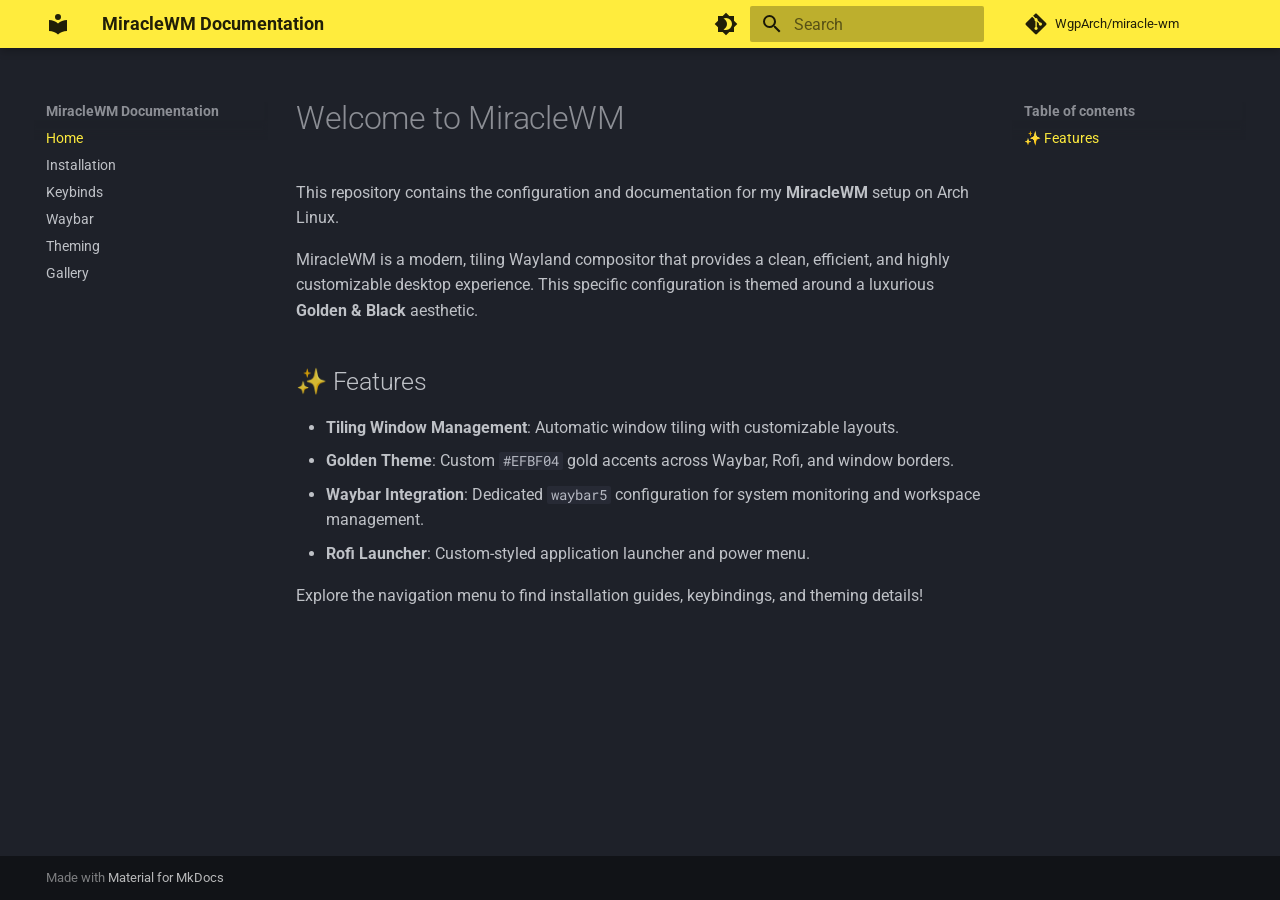
<file: index.html>
<!doctype html>
<html lang="en" class="no-js">
  <head>
    
      <meta charset="utf-8">
      <meta name="viewport" content="width=device-width,initial-scale=1">
      
      
      
        <link rel="canonical" href="https://wgparch.github.io/miracle-wm/">
      
      
      
        <link rel="next" href="installation/">
      
      
        
      
      
      <link rel="icon" href="assets/images/favicon.png">
      <meta name="generator" content="mkdocs-1.6.1, mkdocs-material-9.7.6">
    
    
      
        <title>MiracleWM Documentation</title>
      
    
    
      <link rel="stylesheet" href="assets/stylesheets/main.484c7ddc.min.css">
      
        
        <link rel="stylesheet" href="assets/stylesheets/palette.ab4e12ef.min.css">
      
      


    
    
      
    
    
      
        
        
        <link rel="preconnect" href="https://fonts.gstatic.com" crossorigin>
        <link rel="stylesheet" href="https://fonts.googleapis.com/css?family=Roboto:300,300i,400,400i,700,700i%7CRoboto+Mono:400,400i,700,700i&display=fallback">
        <style>:root{--md-text-font:"Roboto";--md-code-font:"Roboto Mono"}</style>
      
    
    
    <script>__md_scope=new URL(".",location),__md_hash=e=>[...e].reduce(((e,_)=>(e<<5)-e+_.charCodeAt(0)),0),__md_get=(e,_=localStorage,t=__md_scope)=>JSON.parse(_.getItem(t.pathname+"."+e)),__md_set=(e,_,t=localStorage,a=__md_scope)=>{try{t.setItem(a.pathname+"."+e,JSON.stringify(_))}catch(e){}}</script>
    
      

    
    
  </head>
  
  
    
    
      
    
    
    
    
    <body dir="ltr" data-md-color-scheme="slate" data-md-color-primary="yellow" data-md-color-accent="yellow">
  
    
    <input class="md-toggle" data-md-toggle="drawer" type="checkbox" id="__drawer" autocomplete="off">
    <input class="md-toggle" data-md-toggle="search" type="checkbox" id="__search" autocomplete="off">
    <label class="md-overlay" for="__drawer"></label>
    <div data-md-component="skip">
      
        
        <a href="#welcome-to-miraclewm" class="md-skip">
          Skip to content
        </a>
      
    </div>
    <div data-md-component="announce">
      
    </div>
    
    
      

  

<header class="md-header md-header--shadow" data-md-component="header">
  <nav class="md-header__inner md-grid" aria-label="Header">
    <a href="." title="MiracleWM Documentation" class="md-header__button md-logo" aria-label="MiracleWM Documentation" data-md-component="logo">
      
  
  <svg xmlns="http://www.w3.org/2000/svg" viewBox="0 0 24 24"><path d="M12 8a3 3 0 0 0 3-3 3 3 0 0 0-3-3 3 3 0 0 0-3 3 3 3 0 0 0 3 3m0 3.54C9.64 9.35 6.5 8 3 8v11c3.5 0 6.64 1.35 9 3.54 2.36-2.19 5.5-3.54 9-3.54V8c-3.5 0-6.64 1.35-9 3.54"/></svg>

    </a>
    <label class="md-header__button md-icon" for="__drawer">
      
      <svg xmlns="http://www.w3.org/2000/svg" viewBox="0 0 24 24"><path d="M3 6h18v2H3zm0 5h18v2H3zm0 5h18v2H3z"/></svg>
    </label>
    <div class="md-header__title" data-md-component="header-title">
      <div class="md-header__ellipsis">
        <div class="md-header__topic">
          <span class="md-ellipsis">
            MiracleWM Documentation
          </span>
        </div>
        <div class="md-header__topic" data-md-component="header-topic">
          <span class="md-ellipsis">
            
              Home
            
          </span>
        </div>
      </div>
    </div>
    
      
        <form class="md-header__option" data-md-component="palette">
  
    
    
    
    <input class="md-option" data-md-color-media="" data-md-color-scheme="slate" data-md-color-primary="yellow" data-md-color-accent="yellow"  aria-label="Switch to light mode"  type="radio" name="__palette" id="__palette_0">
    
      <label class="md-header__button md-icon" title="Switch to light mode" for="__palette_1" hidden>
        <svg xmlns="http://www.w3.org/2000/svg" viewBox="0 0 24 24"><path d="M12 18c-.89 0-1.74-.2-2.5-.55C11.56 16.5 13 14.42 13 12s-1.44-4.5-3.5-5.45C10.26 6.2 11.11 6 12 6a6 6 0 0 1 6 6 6 6 0 0 1-6 6m8-9.31V4h-4.69L12 .69 8.69 4H4v4.69L.69 12 4 15.31V20h4.69L12 23.31 15.31 20H20v-4.69L23.31 12z"/></svg>
      </label>
    
  
    
    
    
    <input class="md-option" data-md-color-media="" data-md-color-scheme="default" data-md-color-primary="yellow" data-md-color-accent="yellow"  aria-label="Switch to dark mode"  type="radio" name="__palette" id="__palette_1">
    
      <label class="md-header__button md-icon" title="Switch to dark mode" for="__palette_0" hidden>
        <svg xmlns="http://www.w3.org/2000/svg" viewBox="0 0 24 24"><path d="M12 8a4 4 0 0 0-4 4 4 4 0 0 0 4 4 4 4 0 0 0 4-4 4 4 0 0 0-4-4m0 10a6 6 0 0 1-6-6 6 6 0 0 1 6-6 6 6 0 0 1 6 6 6 6 0 0 1-6 6m8-9.31V4h-4.69L12 .69 8.69 4H4v4.69L.69 12 4 15.31V20h4.69L12 23.31 15.31 20H20v-4.69L23.31 12z"/></svg>
      </label>
    
  
</form>
      
    
    
      <script>var palette=__md_get("__palette");if(palette&&palette.color){if("(prefers-color-scheme)"===palette.color.media){var media=matchMedia("(prefers-color-scheme: light)"),input=document.querySelector(media.matches?"[data-md-color-media='(prefers-color-scheme: light)']":"[data-md-color-media='(prefers-color-scheme: dark)']");palette.color.media=input.getAttribute("data-md-color-media"),palette.color.scheme=input.getAttribute("data-md-color-scheme"),palette.color.primary=input.getAttribute("data-md-color-primary"),palette.color.accent=input.getAttribute("data-md-color-accent")}for(var[key,value]of Object.entries(palette.color))document.body.setAttribute("data-md-color-"+key,value)}</script>
    
    
    
      
      
        <label class="md-header__button md-icon" for="__search">
          
          <svg xmlns="http://www.w3.org/2000/svg" viewBox="0 0 24 24"><path d="M9.5 3A6.5 6.5 0 0 1 16 9.5c0 1.61-.59 3.09-1.56 4.23l.27.27h.79l5 5-1.5 1.5-5-5v-.79l-.27-.27A6.52 6.52 0 0 1 9.5 16 6.5 6.5 0 0 1 3 9.5 6.5 6.5 0 0 1 9.5 3m0 2C7 5 5 7 5 9.5S7 14 9.5 14 14 12 14 9.5 12 5 9.5 5"/></svg>
        </label>
        <div class="md-search" data-md-component="search" role="dialog">
  <label class="md-search__overlay" for="__search"></label>
  <div class="md-search__inner" role="search">
    <form class="md-search__form" name="search">
      <input type="text" class="md-search__input" name="query" aria-label="Search" placeholder="Search" autocapitalize="off" autocorrect="off" autocomplete="off" spellcheck="false" data-md-component="search-query" required>
      <label class="md-search__icon md-icon" for="__search">
        
        <svg xmlns="http://www.w3.org/2000/svg" viewBox="0 0 24 24"><path d="M9.5 3A6.5 6.5 0 0 1 16 9.5c0 1.61-.59 3.09-1.56 4.23l.27.27h.79l5 5-1.5 1.5-5-5v-.79l-.27-.27A6.52 6.52 0 0 1 9.5 16 6.5 6.5 0 0 1 3 9.5 6.5 6.5 0 0 1 9.5 3m0 2C7 5 5 7 5 9.5S7 14 9.5 14 14 12 14 9.5 12 5 9.5 5"/></svg>
        
        <svg xmlns="http://www.w3.org/2000/svg" viewBox="0 0 24 24"><path d="M20 11v2H8l5.5 5.5-1.42 1.42L4.16 12l7.92-7.92L13.5 5.5 8 11z"/></svg>
      </label>
      <nav class="md-search__options" aria-label="Search">
        
        <button type="reset" class="md-search__icon md-icon" title="Clear" aria-label="Clear" tabindex="-1">
          
          <svg xmlns="http://www.w3.org/2000/svg" viewBox="0 0 24 24"><path d="M19 6.41 17.59 5 12 10.59 6.41 5 5 6.41 10.59 12 5 17.59 6.41 19 12 13.41 17.59 19 19 17.59 13.41 12z"/></svg>
        </button>
      </nav>
      
    </form>
    <div class="md-search__output">
      <div class="md-search__scrollwrap" tabindex="0" data-md-scrollfix>
        <div class="md-search-result" data-md-component="search-result">
          <div class="md-search-result__meta">
            Initializing search
          </div>
          <ol class="md-search-result__list" role="presentation"></ol>
        </div>
      </div>
    </div>
  </div>
</div>
      
    
    
      <div class="md-header__source">
        <a href="https://github.com/WgpArch/miracle-wm" title="Go to repository" class="md-source" data-md-component="source">
  <div class="md-source__icon md-icon">
    
    <svg xmlns="http://www.w3.org/2000/svg" viewBox="0 0 448 512"><!--! Font Awesome Free 7.1.0 by @fontawesome - https://fontawesome.com License - https://fontawesome.com/license/free (Icons: CC BY 4.0, Fonts: SIL OFL 1.1, Code: MIT License) Copyright 2025 Fonticons, Inc.--><path d="M439.6 236.1 244 40.5c-5.4-5.5-12.8-8.5-20.4-8.5s-15 3-20.4 8.4L162.5 81l51.5 51.5c27.1-9.1 52.7 16.8 43.4 43.7l49.7 49.7c34.2-11.8 61.2 31 35.5 56.7-26.5 26.5-70.2-2.9-56-37.3L240.3 199v121.9c25.3 12.5 22.3 41.8 9.1 55-6.4 6.4-15.2 10.1-24.3 10.1s-17.8-3.6-24.3-10.1c-17.6-17.6-11.1-46.9 11.2-56v-123c-20.8-8.5-24.6-30.7-18.6-45L142.6 101 8.5 235.1C3 240.6 0 247.9 0 255.5s3 15 8.5 20.4l195.6 195.7c5.4 5.4 12.7 8.4 20.4 8.4s15-3 20.4-8.4l194.7-194.7c5.4-5.4 8.4-12.8 8.4-20.4s-3-15-8.4-20.4"/></svg>
  </div>
  <div class="md-source__repository">
    WgpArch/miracle-wm
  </div>
</a>
      </div>
    
  </nav>
  
</header>
    
    <div class="md-container" data-md-component="container">
      
      
        
          
        
      
      <main class="md-main" data-md-component="main">
        <div class="md-main__inner md-grid">
          
            
              
              <div class="md-sidebar md-sidebar--primary" data-md-component="sidebar" data-md-type="navigation" >
                <div class="md-sidebar__scrollwrap">
                  <div class="md-sidebar__inner">
                    



<nav class="md-nav md-nav--primary" aria-label="Navigation" data-md-level="0">
  <label class="md-nav__title" for="__drawer">
    <a href="." title="MiracleWM Documentation" class="md-nav__button md-logo" aria-label="MiracleWM Documentation" data-md-component="logo">
      
  
  <svg xmlns="http://www.w3.org/2000/svg" viewBox="0 0 24 24"><path d="M12 8a3 3 0 0 0 3-3 3 3 0 0 0-3-3 3 3 0 0 0-3 3 3 3 0 0 0 3 3m0 3.54C9.64 9.35 6.5 8 3 8v11c3.5 0 6.64 1.35 9 3.54 2.36-2.19 5.5-3.54 9-3.54V8c-3.5 0-6.64 1.35-9 3.54"/></svg>

    </a>
    MiracleWM Documentation
  </label>
  
    <div class="md-nav__source">
      <a href="https://github.com/WgpArch/miracle-wm" title="Go to repository" class="md-source" data-md-component="source">
  <div class="md-source__icon md-icon">
    
    <svg xmlns="http://www.w3.org/2000/svg" viewBox="0 0 448 512"><!--! Font Awesome Free 7.1.0 by @fontawesome - https://fontawesome.com License - https://fontawesome.com/license/free (Icons: CC BY 4.0, Fonts: SIL OFL 1.1, Code: MIT License) Copyright 2025 Fonticons, Inc.--><path d="M439.6 236.1 244 40.5c-5.4-5.5-12.8-8.5-20.4-8.5s-15 3-20.4 8.4L162.5 81l51.5 51.5c27.1-9.1 52.7 16.8 43.4 43.7l49.7 49.7c34.2-11.8 61.2 31 35.5 56.7-26.5 26.5-70.2-2.9-56-37.3L240.3 199v121.9c25.3 12.5 22.3 41.8 9.1 55-6.4 6.4-15.2 10.1-24.3 10.1s-17.8-3.6-24.3-10.1c-17.6-17.6-11.1-46.9 11.2-56v-123c-20.8-8.5-24.6-30.7-18.6-45L142.6 101 8.5 235.1C3 240.6 0 247.9 0 255.5s3 15 8.5 20.4l195.6 195.7c5.4 5.4 12.7 8.4 20.4 8.4s15-3 20.4-8.4l194.7-194.7c5.4-5.4 8.4-12.8 8.4-20.4s-3-15-8.4-20.4"/></svg>
  </div>
  <div class="md-source__repository">
    WgpArch/miracle-wm
  </div>
</a>
    </div>
  
  <ul class="md-nav__list" data-md-scrollfix>
    
      
      
  
  
    
  
  
  
    <li class="md-nav__item md-nav__item--active">
      
      <input class="md-nav__toggle md-toggle" type="checkbox" id="__toc">
      
      
        
      
      
        <label class="md-nav__link md-nav__link--active" for="__toc">
          
  
  
  <span class="md-ellipsis">
    
  
    Home
  

    
  </span>
  
  

          <span class="md-nav__icon md-icon"></span>
        </label>
      
      <a href="." class="md-nav__link md-nav__link--active">
        
  
  
  <span class="md-ellipsis">
    
  
    Home
  

    
  </span>
  
  

      </a>
      
        

<nav class="md-nav md-nav--secondary" aria-label="Table of contents">
  
  
  
    
  
  
    <label class="md-nav__title" for="__toc">
      <span class="md-nav__icon md-icon"></span>
      Table of contents
    </label>
    <ul class="md-nav__list" data-md-component="toc" data-md-scrollfix>
      
        <li class="md-nav__item">
  <a href="#features" class="md-nav__link">
    <span class="md-ellipsis">
      
        ✨ Features
      
    </span>
  </a>
  
</li>
      
    </ul>
  
</nav>
      
    </li>
  

    
      
      
  
  
  
  
    <li class="md-nav__item">
      <a href="installation/" class="md-nav__link">
        
  
  
  <span class="md-ellipsis">
    
  
    Installation
  

    
  </span>
  
  

      </a>
    </li>
  

    
      
      
  
  
  
  
    <li class="md-nav__item">
      <a href="keybinds/" class="md-nav__link">
        
  
  
  <span class="md-ellipsis">
    
  
    Keybinds
  

    
  </span>
  
  

      </a>
    </li>
  

    
      
      
  
  
  
  
    <li class="md-nav__item">
      <a href="waybar/" class="md-nav__link">
        
  
  
  <span class="md-ellipsis">
    
  
    Waybar
  

    
  </span>
  
  

      </a>
    </li>
  

    
      
      
  
  
  
  
    <li class="md-nav__item">
      <a href="theming/" class="md-nav__link">
        
  
  
  <span class="md-ellipsis">
    
  
    Theming
  

    
  </span>
  
  

      </a>
    </li>
  

    
      
      
  
  
  
  
    <li class="md-nav__item">
      <a href="gallery/" class="md-nav__link">
        
  
  
  <span class="md-ellipsis">
    
  
    Gallery
  

    
  </span>
  
  

      </a>
    </li>
  

    
  </ul>
</nav>
                  </div>
                </div>
              </div>
            
            
              
              <div class="md-sidebar md-sidebar--secondary" data-md-component="sidebar" data-md-type="toc" >
                <div class="md-sidebar__scrollwrap">
                  <div class="md-sidebar__inner">
                    

<nav class="md-nav md-nav--secondary" aria-label="Table of contents">
  
  
  
    
  
  
    <label class="md-nav__title" for="__toc">
      <span class="md-nav__icon md-icon"></span>
      Table of contents
    </label>
    <ul class="md-nav__list" data-md-component="toc" data-md-scrollfix>
      
        <li class="md-nav__item">
  <a href="#features" class="md-nav__link">
    <span class="md-ellipsis">
      
        ✨ Features
      
    </span>
  </a>
  
</li>
      
    </ul>
  
</nav>
                  </div>
                </div>
              </div>
            
          
          
            <div class="md-content" data-md-component="content">
              
              <article class="md-content__inner md-typeset">
                
                  


  
  


<h1 id="welcome-to-miraclewm">Welcome to MiracleWM</h1>
<p>This repository contains the configuration and documentation for my <strong>MiracleWM</strong> setup on Arch Linux. </p>
<p>MiracleWM is a modern, tiling Wayland compositor that provides a clean, efficient, and highly customizable desktop experience. This specific configuration is themed around a luxurious <strong>Golden &amp; Black</strong> aesthetic.</p>
<h2 id="features">✨ Features</h2>
<ul>
<li><strong>Tiling Window Management</strong>: Automatic window tiling with customizable layouts.</li>
<li><strong>Golden Theme</strong>: Custom <code>#EFBF04</code> gold accents across Waybar, Rofi, and window borders.</li>
<li><strong>Waybar Integration</strong>: Dedicated <code>waybar5</code> configuration for system monitoring and workspace management.</li>
<li><strong>Rofi Launcher</strong>: Custom-styled application launcher and power menu.</li>
</ul>
<p>Explore the navigation menu to find installation guides, keybindings, and theming details!</p>












                
              </article>
            </div>
          
          
<script>var target=document.getElementById(location.hash.slice(1));target&&target.name&&(target.checked=target.name.startsWith("__tabbed_"))</script>
        </div>
        
      </main>
      
        <footer class="md-footer">
  
  <div class="md-footer-meta md-typeset">
    <div class="md-footer-meta__inner md-grid">
      <div class="md-copyright">
  
  
    Made with
    <a href="https://squidfunk.github.io/mkdocs-material/" target="_blank" rel="noopener">
      Material for MkDocs
    </a>
  
</div>
      
    </div>
  </div>
</footer>
      
    </div>
    <div class="md-dialog" data-md-component="dialog">
      <div class="md-dialog__inner md-typeset"></div>
    </div>
    
    
    
      
      
      <script id="__config" type="application/json">{"annotate": null, "base": ".", "features": ["navigation.instant", "navigation.tracking", "content.code.copy"], "search": "assets/javascripts/workers/search.2c215733.min.js", "tags": null, "translations": {"clipboard.copied": "Copied to clipboard", "clipboard.copy": "Copy to clipboard", "search.result.more.one": "1 more on this page", "search.result.more.other": "# more on this page", "search.result.none": "No matching documents", "search.result.one": "1 matching document", "search.result.other": "# matching documents", "search.result.placeholder": "Type to start searching", "search.result.term.missing": "Missing", "select.version": "Select version"}, "version": null}</script>
    
    
      <script src="assets/javascripts/bundle.79ae519e.min.js"></script>
      
    
  </body>
</html>
</file>
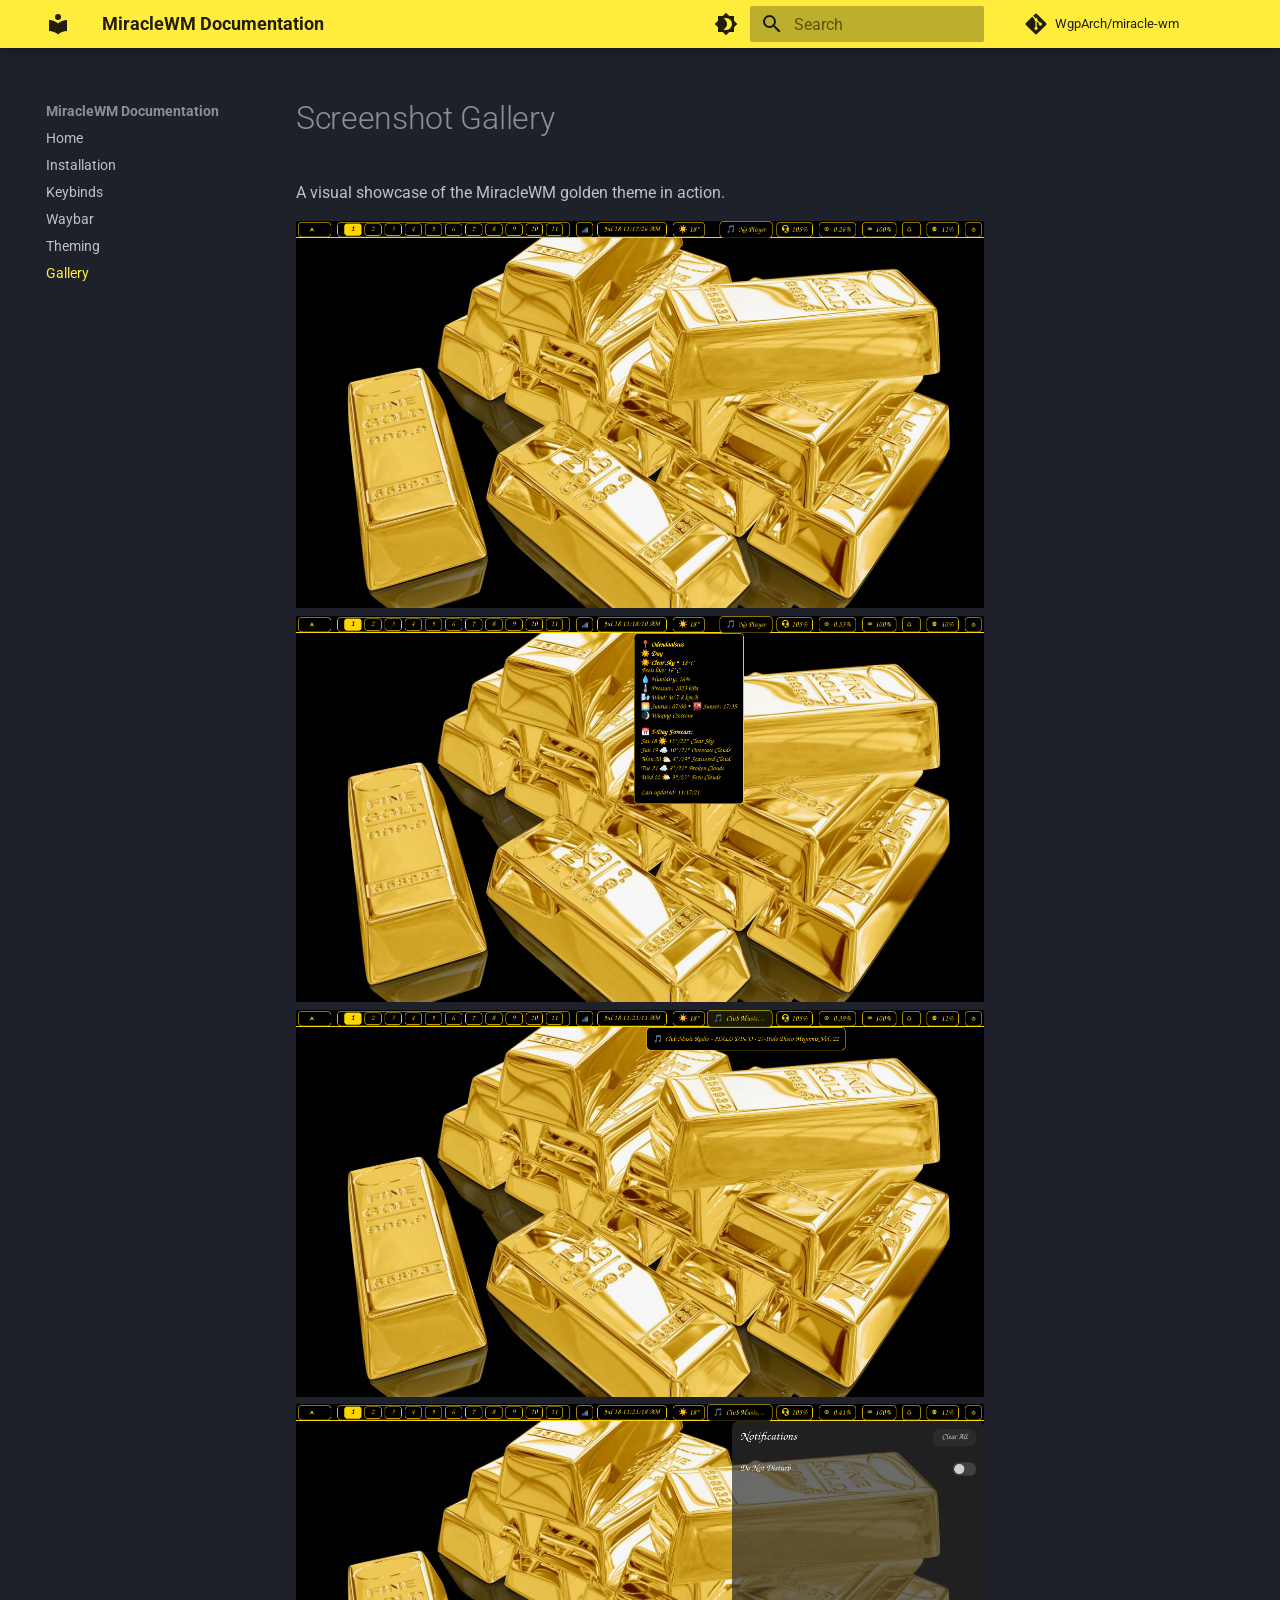
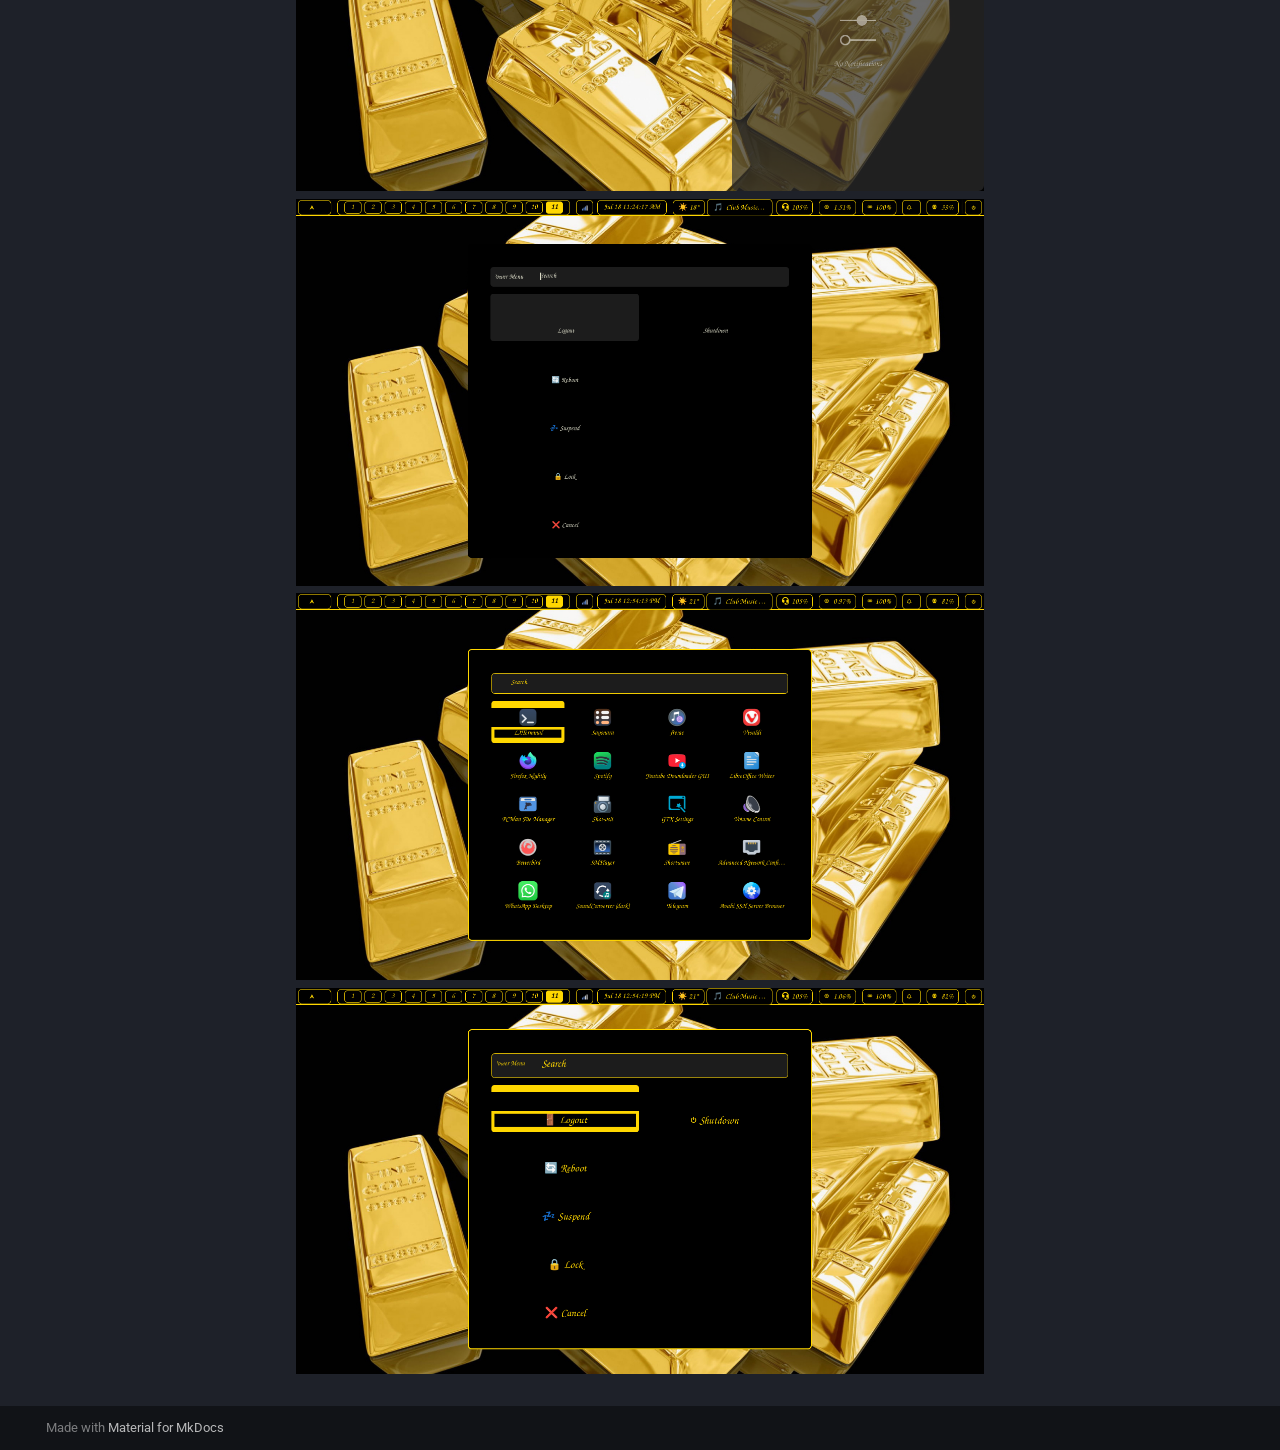
<file: gallery/index.html>
<!doctype html>
<html lang="en" class="no-js">
  <head>
    
      <meta charset="utf-8">
      <meta name="viewport" content="width=device-width,initial-scale=1">
      
      
      
        <link rel="canonical" href="https://wgparch.github.io/miracle-wm/gallery/">
      
      
        <link rel="prev" href="../theming/">
      
      
      
        
      
      
      <link rel="icon" href="../assets/images/favicon.png">
      <meta name="generator" content="mkdocs-1.6.1, mkdocs-material-9.7.6">
    
    
      
        <title>Gallery - MiracleWM Documentation</title>
      
    
    
      <link rel="stylesheet" href="../assets/stylesheets/main.484c7ddc.min.css">
      
        
        <link rel="stylesheet" href="../assets/stylesheets/palette.ab4e12ef.min.css">
      
      


    
    
      
    
    
      
        
        
        <link rel="preconnect" href="https://fonts.gstatic.com" crossorigin>
        <link rel="stylesheet" href="https://fonts.googleapis.com/css?family=Roboto:300,300i,400,400i,700,700i%7CRoboto+Mono:400,400i,700,700i&display=fallback">
        <style>:root{--md-text-font:"Roboto";--md-code-font:"Roboto Mono"}</style>
      
    
    
    <script>__md_scope=new URL("..",location),__md_hash=e=>[...e].reduce(((e,_)=>(e<<5)-e+_.charCodeAt(0)),0),__md_get=(e,_=localStorage,t=__md_scope)=>JSON.parse(_.getItem(t.pathname+"."+e)),__md_set=(e,_,t=localStorage,a=__md_scope)=>{try{t.setItem(a.pathname+"."+e,JSON.stringify(_))}catch(e){}}</script>
    
      

    
    
  </head>
  
  
    
    
      
    
    
    
    
    <body dir="ltr" data-md-color-scheme="slate" data-md-color-primary="yellow" data-md-color-accent="yellow">
  
    
    <input class="md-toggle" data-md-toggle="drawer" type="checkbox" id="__drawer" autocomplete="off">
    <input class="md-toggle" data-md-toggle="search" type="checkbox" id="__search" autocomplete="off">
    <label class="md-overlay" for="__drawer"></label>
    <div data-md-component="skip">
      
        
        <a href="#screenshot-gallery" class="md-skip">
          Skip to content
        </a>
      
    </div>
    <div data-md-component="announce">
      
    </div>
    
    
      

  

<header class="md-header md-header--shadow" data-md-component="header">
  <nav class="md-header__inner md-grid" aria-label="Header">
    <a href=".." title="MiracleWM Documentation" class="md-header__button md-logo" aria-label="MiracleWM Documentation" data-md-component="logo">
      
  
  <svg xmlns="http://www.w3.org/2000/svg" viewBox="0 0 24 24"><path d="M12 8a3 3 0 0 0 3-3 3 3 0 0 0-3-3 3 3 0 0 0-3 3 3 3 0 0 0 3 3m0 3.54C9.64 9.35 6.5 8 3 8v11c3.5 0 6.64 1.35 9 3.54 2.36-2.19 5.5-3.54 9-3.54V8c-3.5 0-6.64 1.35-9 3.54"/></svg>

    </a>
    <label class="md-header__button md-icon" for="__drawer">
      
      <svg xmlns="http://www.w3.org/2000/svg" viewBox="0 0 24 24"><path d="M3 6h18v2H3zm0 5h18v2H3zm0 5h18v2H3z"/></svg>
    </label>
    <div class="md-header__title" data-md-component="header-title">
      <div class="md-header__ellipsis">
        <div class="md-header__topic">
          <span class="md-ellipsis">
            MiracleWM Documentation
          </span>
        </div>
        <div class="md-header__topic" data-md-component="header-topic">
          <span class="md-ellipsis">
            
              Gallery
            
          </span>
        </div>
      </div>
    </div>
    
      
        <form class="md-header__option" data-md-component="palette">
  
    
    
    
    <input class="md-option" data-md-color-media="" data-md-color-scheme="slate" data-md-color-primary="yellow" data-md-color-accent="yellow"  aria-label="Switch to light mode"  type="radio" name="__palette" id="__palette_0">
    
      <label class="md-header__button md-icon" title="Switch to light mode" for="__palette_1" hidden>
        <svg xmlns="http://www.w3.org/2000/svg" viewBox="0 0 24 24"><path d="M12 18c-.89 0-1.74-.2-2.5-.55C11.56 16.5 13 14.42 13 12s-1.44-4.5-3.5-5.45C10.26 6.2 11.11 6 12 6a6 6 0 0 1 6 6 6 6 0 0 1-6 6m8-9.31V4h-4.69L12 .69 8.69 4H4v4.69L.69 12 4 15.31V20h4.69L12 23.31 15.31 20H20v-4.69L23.31 12z"/></svg>
      </label>
    
  
    
    
    
    <input class="md-option" data-md-color-media="" data-md-color-scheme="default" data-md-color-primary="yellow" data-md-color-accent="yellow"  aria-label="Switch to dark mode"  type="radio" name="__palette" id="__palette_1">
    
      <label class="md-header__button md-icon" title="Switch to dark mode" for="__palette_0" hidden>
        <svg xmlns="http://www.w3.org/2000/svg" viewBox="0 0 24 24"><path d="M12 8a4 4 0 0 0-4 4 4 4 0 0 0 4 4 4 4 0 0 0 4-4 4 4 0 0 0-4-4m0 10a6 6 0 0 1-6-6 6 6 0 0 1 6-6 6 6 0 0 1 6 6 6 6 0 0 1-6 6m8-9.31V4h-4.69L12 .69 8.69 4H4v4.69L.69 12 4 15.31V20h4.69L12 23.31 15.31 20H20v-4.69L23.31 12z"/></svg>
      </label>
    
  
</form>
      
    
    
      <script>var palette=__md_get("__palette");if(palette&&palette.color){if("(prefers-color-scheme)"===palette.color.media){var media=matchMedia("(prefers-color-scheme: light)"),input=document.querySelector(media.matches?"[data-md-color-media='(prefers-color-scheme: light)']":"[data-md-color-media='(prefers-color-scheme: dark)']");palette.color.media=input.getAttribute("data-md-color-media"),palette.color.scheme=input.getAttribute("data-md-color-scheme"),palette.color.primary=input.getAttribute("data-md-color-primary"),palette.color.accent=input.getAttribute("data-md-color-accent")}for(var[key,value]of Object.entries(palette.color))document.body.setAttribute("data-md-color-"+key,value)}</script>
    
    
    
      
      
        <label class="md-header__button md-icon" for="__search">
          
          <svg xmlns="http://www.w3.org/2000/svg" viewBox="0 0 24 24"><path d="M9.5 3A6.5 6.5 0 0 1 16 9.5c0 1.61-.59 3.09-1.56 4.23l.27.27h.79l5 5-1.5 1.5-5-5v-.79l-.27-.27A6.52 6.52 0 0 1 9.5 16 6.5 6.5 0 0 1 3 9.5 6.5 6.5 0 0 1 9.5 3m0 2C7 5 5 7 5 9.5S7 14 9.5 14 14 12 14 9.5 12 5 9.5 5"/></svg>
        </label>
        <div class="md-search" data-md-component="search" role="dialog">
  <label class="md-search__overlay" for="__search"></label>
  <div class="md-search__inner" role="search">
    <form class="md-search__form" name="search">
      <input type="text" class="md-search__input" name="query" aria-label="Search" placeholder="Search" autocapitalize="off" autocorrect="off" autocomplete="off" spellcheck="false" data-md-component="search-query" required>
      <label class="md-search__icon md-icon" for="__search">
        
        <svg xmlns="http://www.w3.org/2000/svg" viewBox="0 0 24 24"><path d="M9.5 3A6.5 6.5 0 0 1 16 9.5c0 1.61-.59 3.09-1.56 4.23l.27.27h.79l5 5-1.5 1.5-5-5v-.79l-.27-.27A6.52 6.52 0 0 1 9.5 16 6.5 6.5 0 0 1 3 9.5 6.5 6.5 0 0 1 9.5 3m0 2C7 5 5 7 5 9.5S7 14 9.5 14 14 12 14 9.5 12 5 9.5 5"/></svg>
        
        <svg xmlns="http://www.w3.org/2000/svg" viewBox="0 0 24 24"><path d="M20 11v2H8l5.5 5.5-1.42 1.42L4.16 12l7.92-7.92L13.5 5.5 8 11z"/></svg>
      </label>
      <nav class="md-search__options" aria-label="Search">
        
        <button type="reset" class="md-search__icon md-icon" title="Clear" aria-label="Clear" tabindex="-1">
          
          <svg xmlns="http://www.w3.org/2000/svg" viewBox="0 0 24 24"><path d="M19 6.41 17.59 5 12 10.59 6.41 5 5 6.41 10.59 12 5 17.59 6.41 19 12 13.41 17.59 19 19 17.59 13.41 12z"/></svg>
        </button>
      </nav>
      
    </form>
    <div class="md-search__output">
      <div class="md-search__scrollwrap" tabindex="0" data-md-scrollfix>
        <div class="md-search-result" data-md-component="search-result">
          <div class="md-search-result__meta">
            Initializing search
          </div>
          <ol class="md-search-result__list" role="presentation"></ol>
        </div>
      </div>
    </div>
  </div>
</div>
      
    
    
      <div class="md-header__source">
        <a href="https://github.com/WgpArch/miracle-wm" title="Go to repository" class="md-source" data-md-component="source">
  <div class="md-source__icon md-icon">
    
    <svg xmlns="http://www.w3.org/2000/svg" viewBox="0 0 448 512"><!--! Font Awesome Free 7.1.0 by @fontawesome - https://fontawesome.com License - https://fontawesome.com/license/free (Icons: CC BY 4.0, Fonts: SIL OFL 1.1, Code: MIT License) Copyright 2025 Fonticons, Inc.--><path d="M439.6 236.1 244 40.5c-5.4-5.5-12.8-8.5-20.4-8.5s-15 3-20.4 8.4L162.5 81l51.5 51.5c27.1-9.1 52.7 16.8 43.4 43.7l49.7 49.7c34.2-11.8 61.2 31 35.5 56.7-26.5 26.5-70.2-2.9-56-37.3L240.3 199v121.9c25.3 12.5 22.3 41.8 9.1 55-6.4 6.4-15.2 10.1-24.3 10.1s-17.8-3.6-24.3-10.1c-17.6-17.6-11.1-46.9 11.2-56v-123c-20.8-8.5-24.6-30.7-18.6-45L142.6 101 8.5 235.1C3 240.6 0 247.9 0 255.5s3 15 8.5 20.4l195.6 195.7c5.4 5.4 12.7 8.4 20.4 8.4s15-3 20.4-8.4l194.7-194.7c5.4-5.4 8.4-12.8 8.4-20.4s-3-15-8.4-20.4"/></svg>
  </div>
  <div class="md-source__repository">
    WgpArch/miracle-wm
  </div>
</a>
      </div>
    
  </nav>
  
</header>
    
    <div class="md-container" data-md-component="container">
      
      
        
          
        
      
      <main class="md-main" data-md-component="main">
        <div class="md-main__inner md-grid">
          
            
              
              <div class="md-sidebar md-sidebar--primary" data-md-component="sidebar" data-md-type="navigation" >
                <div class="md-sidebar__scrollwrap">
                  <div class="md-sidebar__inner">
                    



<nav class="md-nav md-nav--primary" aria-label="Navigation" data-md-level="0">
  <label class="md-nav__title" for="__drawer">
    <a href=".." title="MiracleWM Documentation" class="md-nav__button md-logo" aria-label="MiracleWM Documentation" data-md-component="logo">
      
  
  <svg xmlns="http://www.w3.org/2000/svg" viewBox="0 0 24 24"><path d="M12 8a3 3 0 0 0 3-3 3 3 0 0 0-3-3 3 3 0 0 0-3 3 3 3 0 0 0 3 3m0 3.54C9.64 9.35 6.5 8 3 8v11c3.5 0 6.64 1.35 9 3.54 2.36-2.19 5.5-3.54 9-3.54V8c-3.5 0-6.64 1.35-9 3.54"/></svg>

    </a>
    MiracleWM Documentation
  </label>
  
    <div class="md-nav__source">
      <a href="https://github.com/WgpArch/miracle-wm" title="Go to repository" class="md-source" data-md-component="source">
  <div class="md-source__icon md-icon">
    
    <svg xmlns="http://www.w3.org/2000/svg" viewBox="0 0 448 512"><!--! Font Awesome Free 7.1.0 by @fontawesome - https://fontawesome.com License - https://fontawesome.com/license/free (Icons: CC BY 4.0, Fonts: SIL OFL 1.1, Code: MIT License) Copyright 2025 Fonticons, Inc.--><path d="M439.6 236.1 244 40.5c-5.4-5.5-12.8-8.5-20.4-8.5s-15 3-20.4 8.4L162.5 81l51.5 51.5c27.1-9.1 52.7 16.8 43.4 43.7l49.7 49.7c34.2-11.8 61.2 31 35.5 56.7-26.5 26.5-70.2-2.9-56-37.3L240.3 199v121.9c25.3 12.5 22.3 41.8 9.1 55-6.4 6.4-15.2 10.1-24.3 10.1s-17.8-3.6-24.3-10.1c-17.6-17.6-11.1-46.9 11.2-56v-123c-20.8-8.5-24.6-30.7-18.6-45L142.6 101 8.5 235.1C3 240.6 0 247.9 0 255.5s3 15 8.5 20.4l195.6 195.7c5.4 5.4 12.7 8.4 20.4 8.4s15-3 20.4-8.4l194.7-194.7c5.4-5.4 8.4-12.8 8.4-20.4s-3-15-8.4-20.4"/></svg>
  </div>
  <div class="md-source__repository">
    WgpArch/miracle-wm
  </div>
</a>
    </div>
  
  <ul class="md-nav__list" data-md-scrollfix>
    
      
      
  
  
  
  
    <li class="md-nav__item">
      <a href=".." class="md-nav__link">
        
  
  
  <span class="md-ellipsis">
    
  
    Home
  

    
  </span>
  
  

      </a>
    </li>
  

    
      
      
  
  
  
  
    <li class="md-nav__item">
      <a href="../installation/" class="md-nav__link">
        
  
  
  <span class="md-ellipsis">
    
  
    Installation
  

    
  </span>
  
  

      </a>
    </li>
  

    
      
      
  
  
  
  
    <li class="md-nav__item">
      <a href="../keybinds/" class="md-nav__link">
        
  
  
  <span class="md-ellipsis">
    
  
    Keybinds
  

    
  </span>
  
  

      </a>
    </li>
  

    
      
      
  
  
  
  
    <li class="md-nav__item">
      <a href="../waybar/" class="md-nav__link">
        
  
  
  <span class="md-ellipsis">
    
  
    Waybar
  

    
  </span>
  
  

      </a>
    </li>
  

    
      
      
  
  
  
  
    <li class="md-nav__item">
      <a href="../theming/" class="md-nav__link">
        
  
  
  <span class="md-ellipsis">
    
  
    Theming
  

    
  </span>
  
  

      </a>
    </li>
  

    
      
      
  
  
    
  
  
  
    <li class="md-nav__item md-nav__item--active">
      
      <input class="md-nav__toggle md-toggle" type="checkbox" id="__toc">
      
      
        
      
      
      <a href="./" class="md-nav__link md-nav__link--active">
        
  
  
  <span class="md-ellipsis">
    
  
    Gallery
  

    
  </span>
  
  

      </a>
      
    </li>
  

    
  </ul>
</nav>
                  </div>
                </div>
              </div>
            
            
              
              <div class="md-sidebar md-sidebar--secondary" data-md-component="sidebar" data-md-type="toc" >
                <div class="md-sidebar__scrollwrap">
                  <div class="md-sidebar__inner">
                    

<nav class="md-nav md-nav--secondary" aria-label="Table of contents">
  
  
  
    
  
  
</nav>
                  </div>
                </div>
              </div>
            
          
          
            <div class="md-content" data-md-component="content">
              
              <article class="md-content__inner md-typeset">
                
                  


  
  


<h1 id="screenshot-gallery">Screenshot Gallery</h1>
<p>A visual showcase of the MiracleWM golden theme in action.</p>
<p><img alt="Screenshot 1" src="../screenshots/screenshot_2026-07-18_11-17-26.png" />
<img alt="Screenshot 2" src="../screenshots/screenshot_2026-07-18_11-18-10.png" />
<img alt="Screenshot 3" src="../screenshots/screenshot_2026-07-18_11-21-11.png" />
<img alt="Screenshot 4" src="../screenshots/screenshot_2026-07-18_11-21-18.png" />
<img alt="Screenshot 5" src="../screenshots/screenshot_2026-07-18_11-24-17.png" />
<img alt="Screenshot 6" src="../screenshots/screenshot_2026-07-18_12-54-13.png" />
<img alt="Screenshot 7" src="../screenshots/screenshot_2026-07-18_12-54-19.png" /></p>












                
              </article>
            </div>
          
          
<script>var target=document.getElementById(location.hash.slice(1));target&&target.name&&(target.checked=target.name.startsWith("__tabbed_"))</script>
        </div>
        
      </main>
      
        <footer class="md-footer">
  
  <div class="md-footer-meta md-typeset">
    <div class="md-footer-meta__inner md-grid">
      <div class="md-copyright">
  
  
    Made with
    <a href="https://squidfunk.github.io/mkdocs-material/" target="_blank" rel="noopener">
      Material for MkDocs
    </a>
  
</div>
      
    </div>
  </div>
</footer>
      
    </div>
    <div class="md-dialog" data-md-component="dialog">
      <div class="md-dialog__inner md-typeset"></div>
    </div>
    
    
    
      
      
      <script id="__config" type="application/json">{"annotate": null, "base": "..", "features": ["navigation.instant", "navigation.tracking", "content.code.copy"], "search": "../assets/javascripts/workers/search.2c215733.min.js", "tags": null, "translations": {"clipboard.copied": "Copied to clipboard", "clipboard.copy": "Copy to clipboard", "search.result.more.one": "1 more on this page", "search.result.more.other": "# more on this page", "search.result.none": "No matching documents", "search.result.one": "1 matching document", "search.result.other": "# matching documents", "search.result.placeholder": "Type to start searching", "search.result.term.missing": "Missing", "select.version": "Select version"}, "version": null}</script>
    
    
      <script src="../assets/javascripts/bundle.79ae519e.min.js"></script>
      
    
  </body>
</html>
</file>
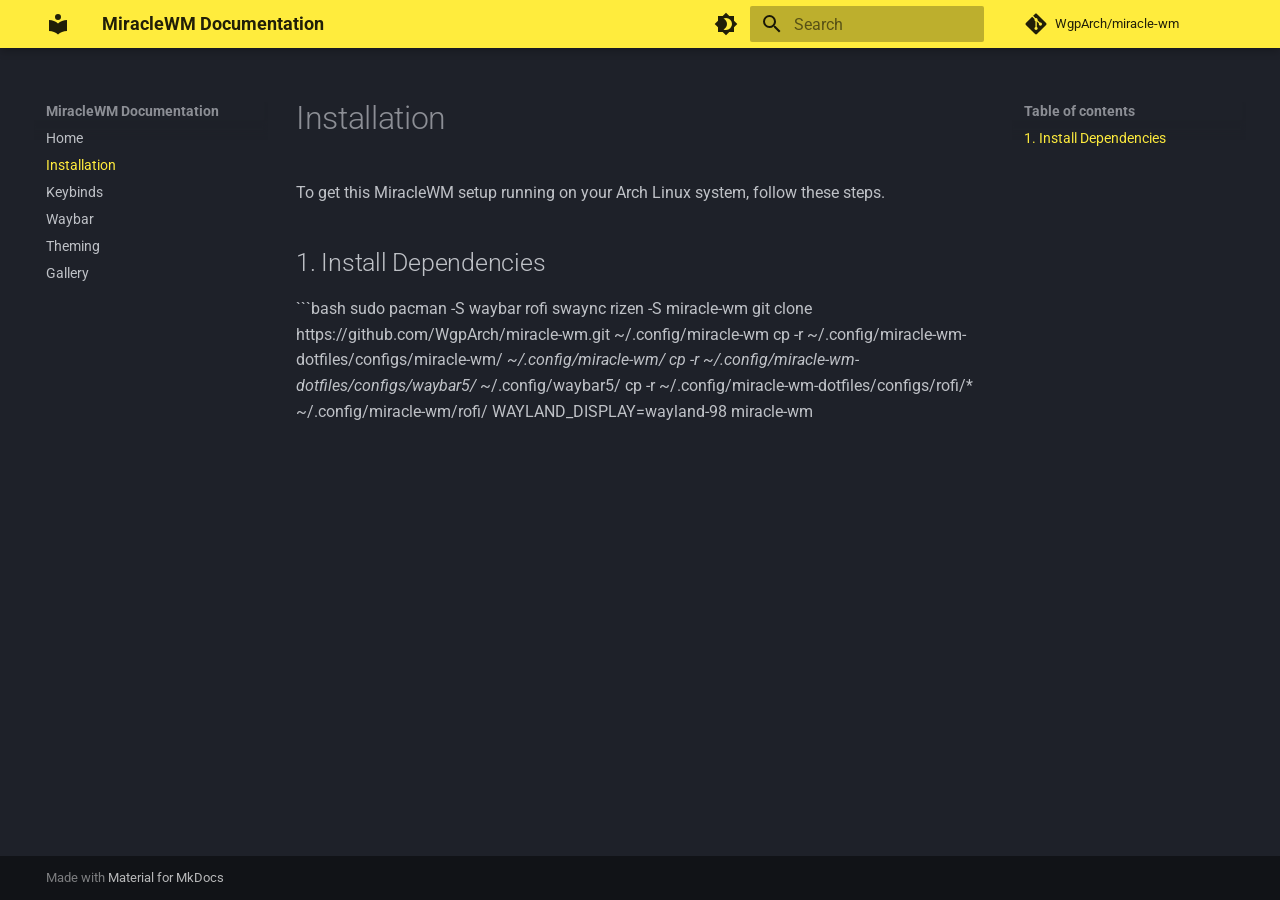
<file: installation/index.html>
<!doctype html>
<html lang="en" class="no-js">
  <head>
    
      <meta charset="utf-8">
      <meta name="viewport" content="width=device-width,initial-scale=1">
      
      
      
        <link rel="canonical" href="https://wgparch.github.io/miracle-wm/installation/">
      
      
        <link rel="prev" href="..">
      
      
        <link rel="next" href="../keybinds/">
      
      
        
      
      
      <link rel="icon" href="../assets/images/favicon.png">
      <meta name="generator" content="mkdocs-1.6.1, mkdocs-material-9.7.6">
    
    
      
        <title>Installation - MiracleWM Documentation</title>
      
    
    
      <link rel="stylesheet" href="../assets/stylesheets/main.484c7ddc.min.css">
      
        
        <link rel="stylesheet" href="../assets/stylesheets/palette.ab4e12ef.min.css">
      
      


    
    
      
    
    
      
        
        
        <link rel="preconnect" href="https://fonts.gstatic.com" crossorigin>
        <link rel="stylesheet" href="https://fonts.googleapis.com/css?family=Roboto:300,300i,400,400i,700,700i%7CRoboto+Mono:400,400i,700,700i&display=fallback">
        <style>:root{--md-text-font:"Roboto";--md-code-font:"Roboto Mono"}</style>
      
    
    
    <script>__md_scope=new URL("..",location),__md_hash=e=>[...e].reduce(((e,_)=>(e<<5)-e+_.charCodeAt(0)),0),__md_get=(e,_=localStorage,t=__md_scope)=>JSON.parse(_.getItem(t.pathname+"."+e)),__md_set=(e,_,t=localStorage,a=__md_scope)=>{try{t.setItem(a.pathname+"."+e,JSON.stringify(_))}catch(e){}}</script>
    
      

    
    
  </head>
  
  
    
    
      
    
    
    
    
    <body dir="ltr" data-md-color-scheme="slate" data-md-color-primary="yellow" data-md-color-accent="yellow">
  
    
    <input class="md-toggle" data-md-toggle="drawer" type="checkbox" id="__drawer" autocomplete="off">
    <input class="md-toggle" data-md-toggle="search" type="checkbox" id="__search" autocomplete="off">
    <label class="md-overlay" for="__drawer"></label>
    <div data-md-component="skip">
      
        
        <a href="#installation" class="md-skip">
          Skip to content
        </a>
      
    </div>
    <div data-md-component="announce">
      
    </div>
    
    
      

  

<header class="md-header md-header--shadow" data-md-component="header">
  <nav class="md-header__inner md-grid" aria-label="Header">
    <a href=".." title="MiracleWM Documentation" class="md-header__button md-logo" aria-label="MiracleWM Documentation" data-md-component="logo">
      
  
  <svg xmlns="http://www.w3.org/2000/svg" viewBox="0 0 24 24"><path d="M12 8a3 3 0 0 0 3-3 3 3 0 0 0-3-3 3 3 0 0 0-3 3 3 3 0 0 0 3 3m0 3.54C9.64 9.35 6.5 8 3 8v11c3.5 0 6.64 1.35 9 3.54 2.36-2.19 5.5-3.54 9-3.54V8c-3.5 0-6.64 1.35-9 3.54"/></svg>

    </a>
    <label class="md-header__button md-icon" for="__drawer">
      
      <svg xmlns="http://www.w3.org/2000/svg" viewBox="0 0 24 24"><path d="M3 6h18v2H3zm0 5h18v2H3zm0 5h18v2H3z"/></svg>
    </label>
    <div class="md-header__title" data-md-component="header-title">
      <div class="md-header__ellipsis">
        <div class="md-header__topic">
          <span class="md-ellipsis">
            MiracleWM Documentation
          </span>
        </div>
        <div class="md-header__topic" data-md-component="header-topic">
          <span class="md-ellipsis">
            
              Installation
            
          </span>
        </div>
      </div>
    </div>
    
      
        <form class="md-header__option" data-md-component="palette">
  
    
    
    
    <input class="md-option" data-md-color-media="" data-md-color-scheme="slate" data-md-color-primary="yellow" data-md-color-accent="yellow"  aria-label="Switch to light mode"  type="radio" name="__palette" id="__palette_0">
    
      <label class="md-header__button md-icon" title="Switch to light mode" for="__palette_1" hidden>
        <svg xmlns="http://www.w3.org/2000/svg" viewBox="0 0 24 24"><path d="M12 18c-.89 0-1.74-.2-2.5-.55C11.56 16.5 13 14.42 13 12s-1.44-4.5-3.5-5.45C10.26 6.2 11.11 6 12 6a6 6 0 0 1 6 6 6 6 0 0 1-6 6m8-9.31V4h-4.69L12 .69 8.69 4H4v4.69L.69 12 4 15.31V20h4.69L12 23.31 15.31 20H20v-4.69L23.31 12z"/></svg>
      </label>
    
  
    
    
    
    <input class="md-option" data-md-color-media="" data-md-color-scheme="default" data-md-color-primary="yellow" data-md-color-accent="yellow"  aria-label="Switch to dark mode"  type="radio" name="__palette" id="__palette_1">
    
      <label class="md-header__button md-icon" title="Switch to dark mode" for="__palette_0" hidden>
        <svg xmlns="http://www.w3.org/2000/svg" viewBox="0 0 24 24"><path d="M12 8a4 4 0 0 0-4 4 4 4 0 0 0 4 4 4 4 0 0 0 4-4 4 4 0 0 0-4-4m0 10a6 6 0 0 1-6-6 6 6 0 0 1 6-6 6 6 0 0 1 6 6 6 6 0 0 1-6 6m8-9.31V4h-4.69L12 .69 8.69 4H4v4.69L.69 12 4 15.31V20h4.69L12 23.31 15.31 20H20v-4.69L23.31 12z"/></svg>
      </label>
    
  
</form>
      
    
    
      <script>var palette=__md_get("__palette");if(palette&&palette.color){if("(prefers-color-scheme)"===palette.color.media){var media=matchMedia("(prefers-color-scheme: light)"),input=document.querySelector(media.matches?"[data-md-color-media='(prefers-color-scheme: light)']":"[data-md-color-media='(prefers-color-scheme: dark)']");palette.color.media=input.getAttribute("data-md-color-media"),palette.color.scheme=input.getAttribute("data-md-color-scheme"),palette.color.primary=input.getAttribute("data-md-color-primary"),palette.color.accent=input.getAttribute("data-md-color-accent")}for(var[key,value]of Object.entries(palette.color))document.body.setAttribute("data-md-color-"+key,value)}</script>
    
    
    
      
      
        <label class="md-header__button md-icon" for="__search">
          
          <svg xmlns="http://www.w3.org/2000/svg" viewBox="0 0 24 24"><path d="M9.5 3A6.5 6.5 0 0 1 16 9.5c0 1.61-.59 3.09-1.56 4.23l.27.27h.79l5 5-1.5 1.5-5-5v-.79l-.27-.27A6.52 6.52 0 0 1 9.5 16 6.5 6.5 0 0 1 3 9.5 6.5 6.5 0 0 1 9.5 3m0 2C7 5 5 7 5 9.5S7 14 9.5 14 14 12 14 9.5 12 5 9.5 5"/></svg>
        </label>
        <div class="md-search" data-md-component="search" role="dialog">
  <label class="md-search__overlay" for="__search"></label>
  <div class="md-search__inner" role="search">
    <form class="md-search__form" name="search">
      <input type="text" class="md-search__input" name="query" aria-label="Search" placeholder="Search" autocapitalize="off" autocorrect="off" autocomplete="off" spellcheck="false" data-md-component="search-query" required>
      <label class="md-search__icon md-icon" for="__search">
        
        <svg xmlns="http://www.w3.org/2000/svg" viewBox="0 0 24 24"><path d="M9.5 3A6.5 6.5 0 0 1 16 9.5c0 1.61-.59 3.09-1.56 4.23l.27.27h.79l5 5-1.5 1.5-5-5v-.79l-.27-.27A6.52 6.52 0 0 1 9.5 16 6.5 6.5 0 0 1 3 9.5 6.5 6.5 0 0 1 9.5 3m0 2C7 5 5 7 5 9.5S7 14 9.5 14 14 12 14 9.5 12 5 9.5 5"/></svg>
        
        <svg xmlns="http://www.w3.org/2000/svg" viewBox="0 0 24 24"><path d="M20 11v2H8l5.5 5.5-1.42 1.42L4.16 12l7.92-7.92L13.5 5.5 8 11z"/></svg>
      </label>
      <nav class="md-search__options" aria-label="Search">
        
        <button type="reset" class="md-search__icon md-icon" title="Clear" aria-label="Clear" tabindex="-1">
          
          <svg xmlns="http://www.w3.org/2000/svg" viewBox="0 0 24 24"><path d="M19 6.41 17.59 5 12 10.59 6.41 5 5 6.41 10.59 12 5 17.59 6.41 19 12 13.41 17.59 19 19 17.59 13.41 12z"/></svg>
        </button>
      </nav>
      
    </form>
    <div class="md-search__output">
      <div class="md-search__scrollwrap" tabindex="0" data-md-scrollfix>
        <div class="md-search-result" data-md-component="search-result">
          <div class="md-search-result__meta">
            Initializing search
          </div>
          <ol class="md-search-result__list" role="presentation"></ol>
        </div>
      </div>
    </div>
  </div>
</div>
      
    
    
      <div class="md-header__source">
        <a href="https://github.com/WgpArch/miracle-wm" title="Go to repository" class="md-source" data-md-component="source">
  <div class="md-source__icon md-icon">
    
    <svg xmlns="http://www.w3.org/2000/svg" viewBox="0 0 448 512"><!--! Font Awesome Free 7.1.0 by @fontawesome - https://fontawesome.com License - https://fontawesome.com/license/free (Icons: CC BY 4.0, Fonts: SIL OFL 1.1, Code: MIT License) Copyright 2025 Fonticons, Inc.--><path d="M439.6 236.1 244 40.5c-5.4-5.5-12.8-8.5-20.4-8.5s-15 3-20.4 8.4L162.5 81l51.5 51.5c27.1-9.1 52.7 16.8 43.4 43.7l49.7 49.7c34.2-11.8 61.2 31 35.5 56.7-26.5 26.5-70.2-2.9-56-37.3L240.3 199v121.9c25.3 12.5 22.3 41.8 9.1 55-6.4 6.4-15.2 10.1-24.3 10.1s-17.8-3.6-24.3-10.1c-17.6-17.6-11.1-46.9 11.2-56v-123c-20.8-8.5-24.6-30.7-18.6-45L142.6 101 8.5 235.1C3 240.6 0 247.9 0 255.5s3 15 8.5 20.4l195.6 195.7c5.4 5.4 12.7 8.4 20.4 8.4s15-3 20.4-8.4l194.7-194.7c5.4-5.4 8.4-12.8 8.4-20.4s-3-15-8.4-20.4"/></svg>
  </div>
  <div class="md-source__repository">
    WgpArch/miracle-wm
  </div>
</a>
      </div>
    
  </nav>
  
</header>
    
    <div class="md-container" data-md-component="container">
      
      
        
          
        
      
      <main class="md-main" data-md-component="main">
        <div class="md-main__inner md-grid">
          
            
              
              <div class="md-sidebar md-sidebar--primary" data-md-component="sidebar" data-md-type="navigation" >
                <div class="md-sidebar__scrollwrap">
                  <div class="md-sidebar__inner">
                    



<nav class="md-nav md-nav--primary" aria-label="Navigation" data-md-level="0">
  <label class="md-nav__title" for="__drawer">
    <a href=".." title="MiracleWM Documentation" class="md-nav__button md-logo" aria-label="MiracleWM Documentation" data-md-component="logo">
      
  
  <svg xmlns="http://www.w3.org/2000/svg" viewBox="0 0 24 24"><path d="M12 8a3 3 0 0 0 3-3 3 3 0 0 0-3-3 3 3 0 0 0-3 3 3 3 0 0 0 3 3m0 3.54C9.64 9.35 6.5 8 3 8v11c3.5 0 6.64 1.35 9 3.54 2.36-2.19 5.5-3.54 9-3.54V8c-3.5 0-6.64 1.35-9 3.54"/></svg>

    </a>
    MiracleWM Documentation
  </label>
  
    <div class="md-nav__source">
      <a href="https://github.com/WgpArch/miracle-wm" title="Go to repository" class="md-source" data-md-component="source">
  <div class="md-source__icon md-icon">
    
    <svg xmlns="http://www.w3.org/2000/svg" viewBox="0 0 448 512"><!--! Font Awesome Free 7.1.0 by @fontawesome - https://fontawesome.com License - https://fontawesome.com/license/free (Icons: CC BY 4.0, Fonts: SIL OFL 1.1, Code: MIT License) Copyright 2025 Fonticons, Inc.--><path d="M439.6 236.1 244 40.5c-5.4-5.5-12.8-8.5-20.4-8.5s-15 3-20.4 8.4L162.5 81l51.5 51.5c27.1-9.1 52.7 16.8 43.4 43.7l49.7 49.7c34.2-11.8 61.2 31 35.5 56.7-26.5 26.5-70.2-2.9-56-37.3L240.3 199v121.9c25.3 12.5 22.3 41.8 9.1 55-6.4 6.4-15.2 10.1-24.3 10.1s-17.8-3.6-24.3-10.1c-17.6-17.6-11.1-46.9 11.2-56v-123c-20.8-8.5-24.6-30.7-18.6-45L142.6 101 8.5 235.1C3 240.6 0 247.9 0 255.5s3 15 8.5 20.4l195.6 195.7c5.4 5.4 12.7 8.4 20.4 8.4s15-3 20.4-8.4l194.7-194.7c5.4-5.4 8.4-12.8 8.4-20.4s-3-15-8.4-20.4"/></svg>
  </div>
  <div class="md-source__repository">
    WgpArch/miracle-wm
  </div>
</a>
    </div>
  
  <ul class="md-nav__list" data-md-scrollfix>
    
      
      
  
  
  
  
    <li class="md-nav__item">
      <a href=".." class="md-nav__link">
        
  
  
  <span class="md-ellipsis">
    
  
    Home
  

    
  </span>
  
  

      </a>
    </li>
  

    
      
      
  
  
    
  
  
  
    <li class="md-nav__item md-nav__item--active">
      
      <input class="md-nav__toggle md-toggle" type="checkbox" id="__toc">
      
      
        
      
      
        <label class="md-nav__link md-nav__link--active" for="__toc">
          
  
  
  <span class="md-ellipsis">
    
  
    Installation
  

    
  </span>
  
  

          <span class="md-nav__icon md-icon"></span>
        </label>
      
      <a href="./" class="md-nav__link md-nav__link--active">
        
  
  
  <span class="md-ellipsis">
    
  
    Installation
  

    
  </span>
  
  

      </a>
      
        

<nav class="md-nav md-nav--secondary" aria-label="Table of contents">
  
  
  
    
  
  
    <label class="md-nav__title" for="__toc">
      <span class="md-nav__icon md-icon"></span>
      Table of contents
    </label>
    <ul class="md-nav__list" data-md-component="toc" data-md-scrollfix>
      
        <li class="md-nav__item">
  <a href="#1-install-dependencies" class="md-nav__link">
    <span class="md-ellipsis">
      
        1. Install Dependencies
      
    </span>
  </a>
  
</li>
      
    </ul>
  
</nav>
      
    </li>
  

    
      
      
  
  
  
  
    <li class="md-nav__item">
      <a href="../keybinds/" class="md-nav__link">
        
  
  
  <span class="md-ellipsis">
    
  
    Keybinds
  

    
  </span>
  
  

      </a>
    </li>
  

    
      
      
  
  
  
  
    <li class="md-nav__item">
      <a href="../waybar/" class="md-nav__link">
        
  
  
  <span class="md-ellipsis">
    
  
    Waybar
  

    
  </span>
  
  

      </a>
    </li>
  

    
      
      
  
  
  
  
    <li class="md-nav__item">
      <a href="../theming/" class="md-nav__link">
        
  
  
  <span class="md-ellipsis">
    
  
    Theming
  

    
  </span>
  
  

      </a>
    </li>
  

    
      
      
  
  
  
  
    <li class="md-nav__item">
      <a href="../gallery/" class="md-nav__link">
        
  
  
  <span class="md-ellipsis">
    
  
    Gallery
  

    
  </span>
  
  

      </a>
    </li>
  

    
  </ul>
</nav>
                  </div>
                </div>
              </div>
            
            
              
              <div class="md-sidebar md-sidebar--secondary" data-md-component="sidebar" data-md-type="toc" >
                <div class="md-sidebar__scrollwrap">
                  <div class="md-sidebar__inner">
                    

<nav class="md-nav md-nav--secondary" aria-label="Table of contents">
  
  
  
    
  
  
    <label class="md-nav__title" for="__toc">
      <span class="md-nav__icon md-icon"></span>
      Table of contents
    </label>
    <ul class="md-nav__list" data-md-component="toc" data-md-scrollfix>
      
        <li class="md-nav__item">
  <a href="#1-install-dependencies" class="md-nav__link">
    <span class="md-ellipsis">
      
        1. Install Dependencies
      
    </span>
  </a>
  
</li>
      
    </ul>
  
</nav>
                  </div>
                </div>
              </div>
            
          
          
            <div class="md-content" data-md-component="content">
              
              <article class="md-content__inner md-typeset">
                
                  


  
  


<h1 id="installation">Installation</h1>
<p>To get this MiracleWM setup running on your Arch Linux system, follow these steps.</p>
<h2 id="1-install-dependencies">1. Install Dependencies</h2>
<p>```bash
sudo pacman -S waybar rofi swaync 
rizen -S miracle-wm
git clone https://github.com/WgpArch/miracle-wm.git ~/.config/miracle-wm
cp -r ~/.config/miracle-wm-dotfiles/configs/miracle-wm/<em> ~/.config/miracle-wm/
cp -r ~/.config/miracle-wm-dotfiles/configs/waybar5/</em> ~/.config/waybar5/
cp -r ~/.config/miracle-wm-dotfiles/configs/rofi/* ~/.config/miracle-wm/rofi/
WAYLAND_DISPLAY=wayland-98 miracle-wm</p>












                
              </article>
            </div>
          
          
<script>var target=document.getElementById(location.hash.slice(1));target&&target.name&&(target.checked=target.name.startsWith("__tabbed_"))</script>
        </div>
        
      </main>
      
        <footer class="md-footer">
  
  <div class="md-footer-meta md-typeset">
    <div class="md-footer-meta__inner md-grid">
      <div class="md-copyright">
  
  
    Made with
    <a href="https://squidfunk.github.io/mkdocs-material/" target="_blank" rel="noopener">
      Material for MkDocs
    </a>
  
</div>
      
    </div>
  </div>
</footer>
      
    </div>
    <div class="md-dialog" data-md-component="dialog">
      <div class="md-dialog__inner md-typeset"></div>
    </div>
    
    
    
      
      
      <script id="__config" type="application/json">{"annotate": null, "base": "..", "features": ["navigation.instant", "navigation.tracking", "content.code.copy"], "search": "../assets/javascripts/workers/search.2c215733.min.js", "tags": null, "translations": {"clipboard.copied": "Copied to clipboard", "clipboard.copy": "Copy to clipboard", "search.result.more.one": "1 more on this page", "search.result.more.other": "# more on this page", "search.result.none": "No matching documents", "search.result.one": "1 matching document", "search.result.other": "# matching documents", "search.result.placeholder": "Type to start searching", "search.result.term.missing": "Missing", "select.version": "Select version"}, "version": null}</script>
    
    
      <script src="../assets/javascripts/bundle.79ae519e.min.js"></script>
      
    
  </body>
</html>
</file>
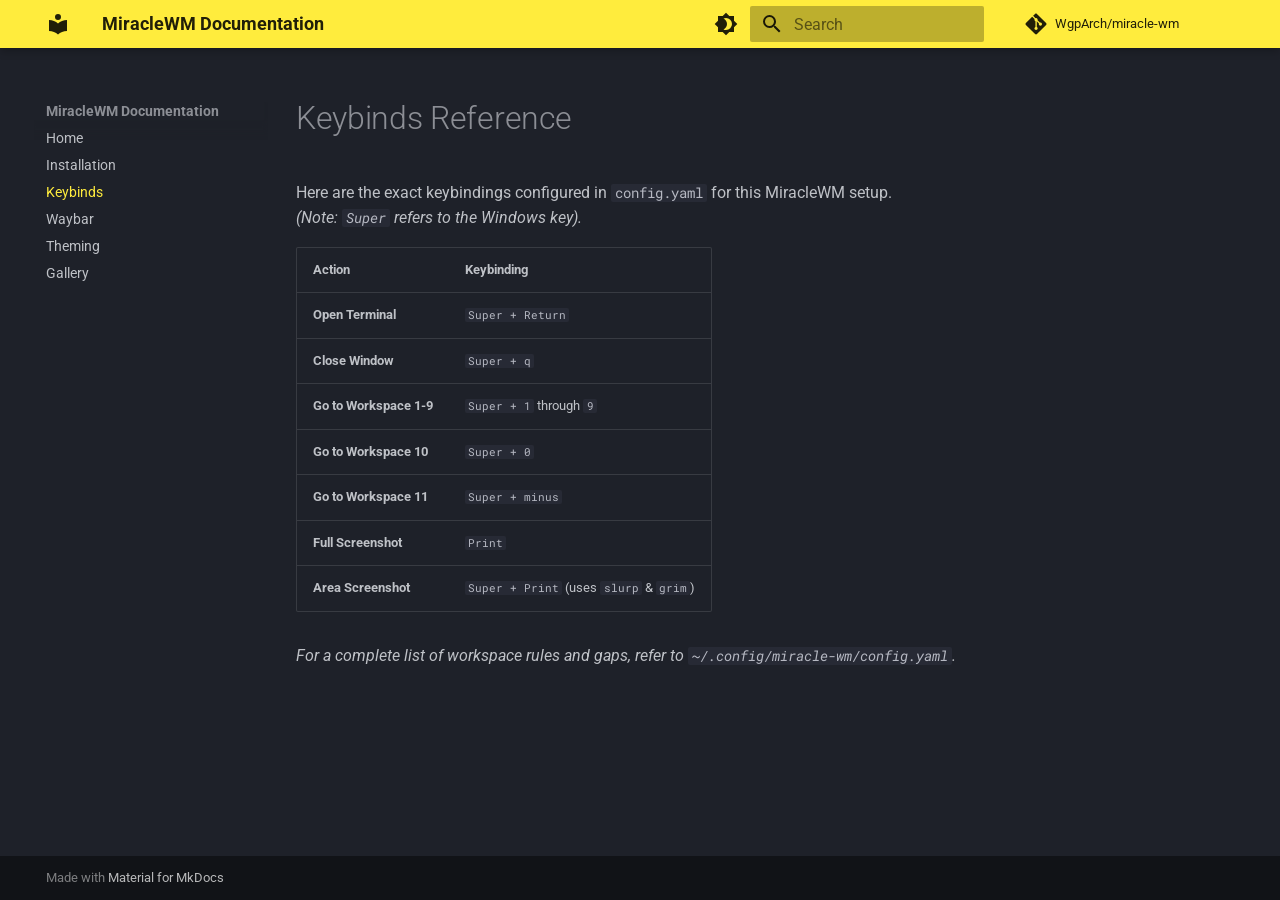
<file: keybinds/index.html>
<!doctype html>
<html lang="en" class="no-js">
  <head>
    
      <meta charset="utf-8">
      <meta name="viewport" content="width=device-width,initial-scale=1">
      
      
      
        <link rel="canonical" href="https://wgparch.github.io/miracle-wm/keybinds/">
      
      
        <link rel="prev" href="../installation/">
      
      
        <link rel="next" href="../waybar/">
      
      
        
      
      
      <link rel="icon" href="../assets/images/favicon.png">
      <meta name="generator" content="mkdocs-1.6.1, mkdocs-material-9.7.6">
    
    
      
        <title>Keybinds - MiracleWM Documentation</title>
      
    
    
      <link rel="stylesheet" href="../assets/stylesheets/main.484c7ddc.min.css">
      
        
        <link rel="stylesheet" href="../assets/stylesheets/palette.ab4e12ef.min.css">
      
      


    
    
      
    
    
      
        
        
        <link rel="preconnect" href="https://fonts.gstatic.com" crossorigin>
        <link rel="stylesheet" href="https://fonts.googleapis.com/css?family=Roboto:300,300i,400,400i,700,700i%7CRoboto+Mono:400,400i,700,700i&display=fallback">
        <style>:root{--md-text-font:"Roboto";--md-code-font:"Roboto Mono"}</style>
      
    
    
    <script>__md_scope=new URL("..",location),__md_hash=e=>[...e].reduce(((e,_)=>(e<<5)-e+_.charCodeAt(0)),0),__md_get=(e,_=localStorage,t=__md_scope)=>JSON.parse(_.getItem(t.pathname+"."+e)),__md_set=(e,_,t=localStorage,a=__md_scope)=>{try{t.setItem(a.pathname+"."+e,JSON.stringify(_))}catch(e){}}</script>
    
      

    
    
  </head>
  
  
    
    
      
    
    
    
    
    <body dir="ltr" data-md-color-scheme="slate" data-md-color-primary="yellow" data-md-color-accent="yellow">
  
    
    <input class="md-toggle" data-md-toggle="drawer" type="checkbox" id="__drawer" autocomplete="off">
    <input class="md-toggle" data-md-toggle="search" type="checkbox" id="__search" autocomplete="off">
    <label class="md-overlay" for="__drawer"></label>
    <div data-md-component="skip">
      
        
        <a href="#keybinds-reference" class="md-skip">
          Skip to content
        </a>
      
    </div>
    <div data-md-component="announce">
      
    </div>
    
    
      

  

<header class="md-header md-header--shadow" data-md-component="header">
  <nav class="md-header__inner md-grid" aria-label="Header">
    <a href=".." title="MiracleWM Documentation" class="md-header__button md-logo" aria-label="MiracleWM Documentation" data-md-component="logo">
      
  
  <svg xmlns="http://www.w3.org/2000/svg" viewBox="0 0 24 24"><path d="M12 8a3 3 0 0 0 3-3 3 3 0 0 0-3-3 3 3 0 0 0-3 3 3 3 0 0 0 3 3m0 3.54C9.64 9.35 6.5 8 3 8v11c3.5 0 6.64 1.35 9 3.54 2.36-2.19 5.5-3.54 9-3.54V8c-3.5 0-6.64 1.35-9 3.54"/></svg>

    </a>
    <label class="md-header__button md-icon" for="__drawer">
      
      <svg xmlns="http://www.w3.org/2000/svg" viewBox="0 0 24 24"><path d="M3 6h18v2H3zm0 5h18v2H3zm0 5h18v2H3z"/></svg>
    </label>
    <div class="md-header__title" data-md-component="header-title">
      <div class="md-header__ellipsis">
        <div class="md-header__topic">
          <span class="md-ellipsis">
            MiracleWM Documentation
          </span>
        </div>
        <div class="md-header__topic" data-md-component="header-topic">
          <span class="md-ellipsis">
            
              Keybinds
            
          </span>
        </div>
      </div>
    </div>
    
      
        <form class="md-header__option" data-md-component="palette">
  
    
    
    
    <input class="md-option" data-md-color-media="" data-md-color-scheme="slate" data-md-color-primary="yellow" data-md-color-accent="yellow"  aria-label="Switch to light mode"  type="radio" name="__palette" id="__palette_0">
    
      <label class="md-header__button md-icon" title="Switch to light mode" for="__palette_1" hidden>
        <svg xmlns="http://www.w3.org/2000/svg" viewBox="0 0 24 24"><path d="M12 18c-.89 0-1.74-.2-2.5-.55C11.56 16.5 13 14.42 13 12s-1.44-4.5-3.5-5.45C10.26 6.2 11.11 6 12 6a6 6 0 0 1 6 6 6 6 0 0 1-6 6m8-9.31V4h-4.69L12 .69 8.69 4H4v4.69L.69 12 4 15.31V20h4.69L12 23.31 15.31 20H20v-4.69L23.31 12z"/></svg>
      </label>
    
  
    
    
    
    <input class="md-option" data-md-color-media="" data-md-color-scheme="default" data-md-color-primary="yellow" data-md-color-accent="yellow"  aria-label="Switch to dark mode"  type="radio" name="__palette" id="__palette_1">
    
      <label class="md-header__button md-icon" title="Switch to dark mode" for="__palette_0" hidden>
        <svg xmlns="http://www.w3.org/2000/svg" viewBox="0 0 24 24"><path d="M12 8a4 4 0 0 0-4 4 4 4 0 0 0 4 4 4 4 0 0 0 4-4 4 4 0 0 0-4-4m0 10a6 6 0 0 1-6-6 6 6 0 0 1 6-6 6 6 0 0 1 6 6 6 6 0 0 1-6 6m8-9.31V4h-4.69L12 .69 8.69 4H4v4.69L.69 12 4 15.31V20h4.69L12 23.31 15.31 20H20v-4.69L23.31 12z"/></svg>
      </label>
    
  
</form>
      
    
    
      <script>var palette=__md_get("__palette");if(palette&&palette.color){if("(prefers-color-scheme)"===palette.color.media){var media=matchMedia("(prefers-color-scheme: light)"),input=document.querySelector(media.matches?"[data-md-color-media='(prefers-color-scheme: light)']":"[data-md-color-media='(prefers-color-scheme: dark)']");palette.color.media=input.getAttribute("data-md-color-media"),palette.color.scheme=input.getAttribute("data-md-color-scheme"),palette.color.primary=input.getAttribute("data-md-color-primary"),palette.color.accent=input.getAttribute("data-md-color-accent")}for(var[key,value]of Object.entries(palette.color))document.body.setAttribute("data-md-color-"+key,value)}</script>
    
    
    
      
      
        <label class="md-header__button md-icon" for="__search">
          
          <svg xmlns="http://www.w3.org/2000/svg" viewBox="0 0 24 24"><path d="M9.5 3A6.5 6.5 0 0 1 16 9.5c0 1.61-.59 3.09-1.56 4.23l.27.27h.79l5 5-1.5 1.5-5-5v-.79l-.27-.27A6.52 6.52 0 0 1 9.5 16 6.5 6.5 0 0 1 3 9.5 6.5 6.5 0 0 1 9.5 3m0 2C7 5 5 7 5 9.5S7 14 9.5 14 14 12 14 9.5 12 5 9.5 5"/></svg>
        </label>
        <div class="md-search" data-md-component="search" role="dialog">
  <label class="md-search__overlay" for="__search"></label>
  <div class="md-search__inner" role="search">
    <form class="md-search__form" name="search">
      <input type="text" class="md-search__input" name="query" aria-label="Search" placeholder="Search" autocapitalize="off" autocorrect="off" autocomplete="off" spellcheck="false" data-md-component="search-query" required>
      <label class="md-search__icon md-icon" for="__search">
        
        <svg xmlns="http://www.w3.org/2000/svg" viewBox="0 0 24 24"><path d="M9.5 3A6.5 6.5 0 0 1 16 9.5c0 1.61-.59 3.09-1.56 4.23l.27.27h.79l5 5-1.5 1.5-5-5v-.79l-.27-.27A6.52 6.52 0 0 1 9.5 16 6.5 6.5 0 0 1 3 9.5 6.5 6.5 0 0 1 9.5 3m0 2C7 5 5 7 5 9.5S7 14 9.5 14 14 12 14 9.5 12 5 9.5 5"/></svg>
        
        <svg xmlns="http://www.w3.org/2000/svg" viewBox="0 0 24 24"><path d="M20 11v2H8l5.5 5.5-1.42 1.42L4.16 12l7.92-7.92L13.5 5.5 8 11z"/></svg>
      </label>
      <nav class="md-search__options" aria-label="Search">
        
        <button type="reset" class="md-search__icon md-icon" title="Clear" aria-label="Clear" tabindex="-1">
          
          <svg xmlns="http://www.w3.org/2000/svg" viewBox="0 0 24 24"><path d="M19 6.41 17.59 5 12 10.59 6.41 5 5 6.41 10.59 12 5 17.59 6.41 19 12 13.41 17.59 19 19 17.59 13.41 12z"/></svg>
        </button>
      </nav>
      
    </form>
    <div class="md-search__output">
      <div class="md-search__scrollwrap" tabindex="0" data-md-scrollfix>
        <div class="md-search-result" data-md-component="search-result">
          <div class="md-search-result__meta">
            Initializing search
          </div>
          <ol class="md-search-result__list" role="presentation"></ol>
        </div>
      </div>
    </div>
  </div>
</div>
      
    
    
      <div class="md-header__source">
        <a href="https://github.com/WgpArch/miracle-wm" title="Go to repository" class="md-source" data-md-component="source">
  <div class="md-source__icon md-icon">
    
    <svg xmlns="http://www.w3.org/2000/svg" viewBox="0 0 448 512"><!--! Font Awesome Free 7.1.0 by @fontawesome - https://fontawesome.com License - https://fontawesome.com/license/free (Icons: CC BY 4.0, Fonts: SIL OFL 1.1, Code: MIT License) Copyright 2025 Fonticons, Inc.--><path d="M439.6 236.1 244 40.5c-5.4-5.5-12.8-8.5-20.4-8.5s-15 3-20.4 8.4L162.5 81l51.5 51.5c27.1-9.1 52.7 16.8 43.4 43.7l49.7 49.7c34.2-11.8 61.2 31 35.5 56.7-26.5 26.5-70.2-2.9-56-37.3L240.3 199v121.9c25.3 12.5 22.3 41.8 9.1 55-6.4 6.4-15.2 10.1-24.3 10.1s-17.8-3.6-24.3-10.1c-17.6-17.6-11.1-46.9 11.2-56v-123c-20.8-8.5-24.6-30.7-18.6-45L142.6 101 8.5 235.1C3 240.6 0 247.9 0 255.5s3 15 8.5 20.4l195.6 195.7c5.4 5.4 12.7 8.4 20.4 8.4s15-3 20.4-8.4l194.7-194.7c5.4-5.4 8.4-12.8 8.4-20.4s-3-15-8.4-20.4"/></svg>
  </div>
  <div class="md-source__repository">
    WgpArch/miracle-wm
  </div>
</a>
      </div>
    
  </nav>
  
</header>
    
    <div class="md-container" data-md-component="container">
      
      
        
          
        
      
      <main class="md-main" data-md-component="main">
        <div class="md-main__inner md-grid">
          
            
              
              <div class="md-sidebar md-sidebar--primary" data-md-component="sidebar" data-md-type="navigation" >
                <div class="md-sidebar__scrollwrap">
                  <div class="md-sidebar__inner">
                    



<nav class="md-nav md-nav--primary" aria-label="Navigation" data-md-level="0">
  <label class="md-nav__title" for="__drawer">
    <a href=".." title="MiracleWM Documentation" class="md-nav__button md-logo" aria-label="MiracleWM Documentation" data-md-component="logo">
      
  
  <svg xmlns="http://www.w3.org/2000/svg" viewBox="0 0 24 24"><path d="M12 8a3 3 0 0 0 3-3 3 3 0 0 0-3-3 3 3 0 0 0-3 3 3 3 0 0 0 3 3m0 3.54C9.64 9.35 6.5 8 3 8v11c3.5 0 6.64 1.35 9 3.54 2.36-2.19 5.5-3.54 9-3.54V8c-3.5 0-6.64 1.35-9 3.54"/></svg>

    </a>
    MiracleWM Documentation
  </label>
  
    <div class="md-nav__source">
      <a href="https://github.com/WgpArch/miracle-wm" title="Go to repository" class="md-source" data-md-component="source">
  <div class="md-source__icon md-icon">
    
    <svg xmlns="http://www.w3.org/2000/svg" viewBox="0 0 448 512"><!--! Font Awesome Free 7.1.0 by @fontawesome - https://fontawesome.com License - https://fontawesome.com/license/free (Icons: CC BY 4.0, Fonts: SIL OFL 1.1, Code: MIT License) Copyright 2025 Fonticons, Inc.--><path d="M439.6 236.1 244 40.5c-5.4-5.5-12.8-8.5-20.4-8.5s-15 3-20.4 8.4L162.5 81l51.5 51.5c27.1-9.1 52.7 16.8 43.4 43.7l49.7 49.7c34.2-11.8 61.2 31 35.5 56.7-26.5 26.5-70.2-2.9-56-37.3L240.3 199v121.9c25.3 12.5 22.3 41.8 9.1 55-6.4 6.4-15.2 10.1-24.3 10.1s-17.8-3.6-24.3-10.1c-17.6-17.6-11.1-46.9 11.2-56v-123c-20.8-8.5-24.6-30.7-18.6-45L142.6 101 8.5 235.1C3 240.6 0 247.9 0 255.5s3 15 8.5 20.4l195.6 195.7c5.4 5.4 12.7 8.4 20.4 8.4s15-3 20.4-8.4l194.7-194.7c5.4-5.4 8.4-12.8 8.4-20.4s-3-15-8.4-20.4"/></svg>
  </div>
  <div class="md-source__repository">
    WgpArch/miracle-wm
  </div>
</a>
    </div>
  
  <ul class="md-nav__list" data-md-scrollfix>
    
      
      
  
  
  
  
    <li class="md-nav__item">
      <a href=".." class="md-nav__link">
        
  
  
  <span class="md-ellipsis">
    
  
    Home
  

    
  </span>
  
  

      </a>
    </li>
  

    
      
      
  
  
  
  
    <li class="md-nav__item">
      <a href="../installation/" class="md-nav__link">
        
  
  
  <span class="md-ellipsis">
    
  
    Installation
  

    
  </span>
  
  

      </a>
    </li>
  

    
      
      
  
  
    
  
  
  
    <li class="md-nav__item md-nav__item--active">
      
      <input class="md-nav__toggle md-toggle" type="checkbox" id="__toc">
      
      
        
      
      
      <a href="./" class="md-nav__link md-nav__link--active">
        
  
  
  <span class="md-ellipsis">
    
  
    Keybinds
  

    
  </span>
  
  

      </a>
      
    </li>
  

    
      
      
  
  
  
  
    <li class="md-nav__item">
      <a href="../waybar/" class="md-nav__link">
        
  
  
  <span class="md-ellipsis">
    
  
    Waybar
  

    
  </span>
  
  

      </a>
    </li>
  

    
      
      
  
  
  
  
    <li class="md-nav__item">
      <a href="../theming/" class="md-nav__link">
        
  
  
  <span class="md-ellipsis">
    
  
    Theming
  

    
  </span>
  
  

      </a>
    </li>
  

    
      
      
  
  
  
  
    <li class="md-nav__item">
      <a href="../gallery/" class="md-nav__link">
        
  
  
  <span class="md-ellipsis">
    
  
    Gallery
  

    
  </span>
  
  

      </a>
    </li>
  

    
  </ul>
</nav>
                  </div>
                </div>
              </div>
            
            
              
              <div class="md-sidebar md-sidebar--secondary" data-md-component="sidebar" data-md-type="toc" >
                <div class="md-sidebar__scrollwrap">
                  <div class="md-sidebar__inner">
                    

<nav class="md-nav md-nav--secondary" aria-label="Table of contents">
  
  
  
    
  
  
</nav>
                  </div>
                </div>
              </div>
            
          
          
            <div class="md-content" data-md-component="content">
              
              <article class="md-content__inner md-typeset">
                
                  


  
  


<h1 id="keybinds-reference">Keybinds Reference</h1>
<p>Here are the exact keybindings configured in <code>config.yaml</code> for this MiracleWM setup.<br />
<em>(Note: <code>Super</code> refers to the Windows key).</em></p>
<table>
<thead>
<tr>
<th style="text-align: left;">Action</th>
<th style="text-align: left;">Keybinding</th>
</tr>
</thead>
<tbody>
<tr>
<td style="text-align: left;"><strong>Open Terminal</strong></td>
<td style="text-align: left;"><code>Super + Return</code></td>
</tr>
<tr>
<td style="text-align: left;"><strong>Close Window</strong></td>
<td style="text-align: left;"><code>Super + q</code></td>
</tr>
<tr>
<td style="text-align: left;"><strong>Go to Workspace 1-9</strong></td>
<td style="text-align: left;"><code>Super + 1</code> through <code>9</code></td>
</tr>
<tr>
<td style="text-align: left;"><strong>Go to Workspace 10</strong></td>
<td style="text-align: left;"><code>Super + 0</code></td>
</tr>
<tr>
<td style="text-align: left;"><strong>Go to Workspace 11</strong></td>
<td style="text-align: left;"><code>Super + minus</code></td>
</tr>
<tr>
<td style="text-align: left;"><strong>Full Screenshot</strong></td>
<td style="text-align: left;"><code>Print</code></td>
</tr>
<tr>
<td style="text-align: left;"><strong>Area Screenshot</strong></td>
<td style="text-align: left;"><code>Super + Print</code> (uses <code>slurp</code> &amp; <code>grim</code>)</td>
</tr>
</tbody>
</table>
<p><em>For a complete list of workspace rules and gaps, refer to <code>~/.config/miracle-wm/config.yaml</code>.</em></p>












                
              </article>
            </div>
          
          
<script>var target=document.getElementById(location.hash.slice(1));target&&target.name&&(target.checked=target.name.startsWith("__tabbed_"))</script>
        </div>
        
      </main>
      
        <footer class="md-footer">
  
  <div class="md-footer-meta md-typeset">
    <div class="md-footer-meta__inner md-grid">
      <div class="md-copyright">
  
  
    Made with
    <a href="https://squidfunk.github.io/mkdocs-material/" target="_blank" rel="noopener">
      Material for MkDocs
    </a>
  
</div>
      
    </div>
  </div>
</footer>
      
    </div>
    <div class="md-dialog" data-md-component="dialog">
      <div class="md-dialog__inner md-typeset"></div>
    </div>
    
    
    
      
      
      <script id="__config" type="application/json">{"annotate": null, "base": "..", "features": ["navigation.instant", "navigation.tracking", "content.code.copy"], "search": "../assets/javascripts/workers/search.2c215733.min.js", "tags": null, "translations": {"clipboard.copied": "Copied to clipboard", "clipboard.copy": "Copy to clipboard", "search.result.more.one": "1 more on this page", "search.result.more.other": "# more on this page", "search.result.none": "No matching documents", "search.result.one": "1 matching document", "search.result.other": "# matching documents", "search.result.placeholder": "Type to start searching", "search.result.term.missing": "Missing", "select.version": "Select version"}, "version": null}</script>
    
    
      <script src="../assets/javascripts/bundle.79ae519e.min.js"></script>
      
    
  </body>
</html>
</file>
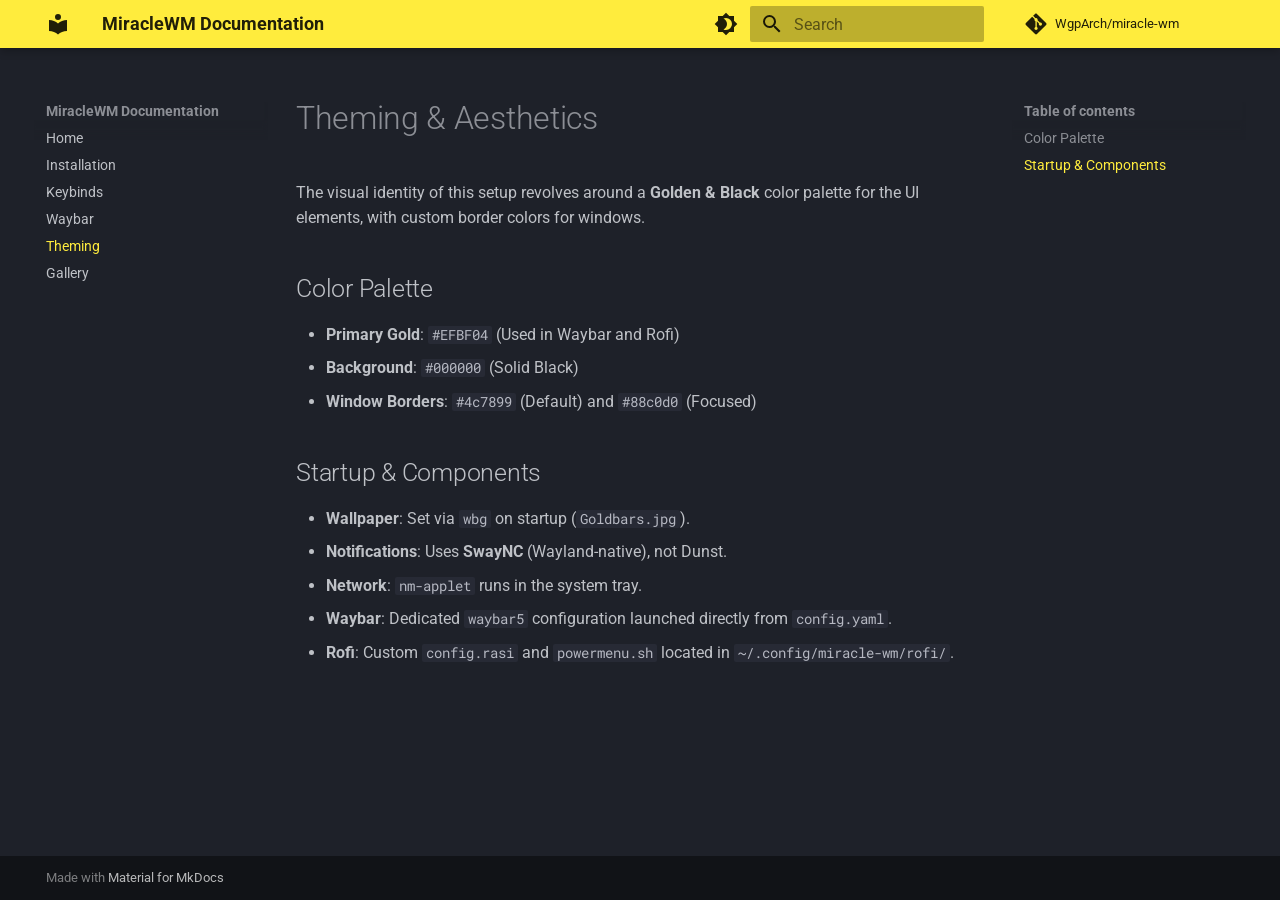
<file: theming/index.html>
<!doctype html>
<html lang="en" class="no-js">
  <head>
    
      <meta charset="utf-8">
      <meta name="viewport" content="width=device-width,initial-scale=1">
      
      
      
        <link rel="canonical" href="https://wgparch.github.io/miracle-wm/theming/">
      
      
        <link rel="prev" href="../waybar/">
      
      
        <link rel="next" href="../gallery/">
      
      
        
      
      
      <link rel="icon" href="../assets/images/favicon.png">
      <meta name="generator" content="mkdocs-1.6.1, mkdocs-material-9.7.6">
    
    
      
        <title>Theming - MiracleWM Documentation</title>
      
    
    
      <link rel="stylesheet" href="../assets/stylesheets/main.484c7ddc.min.css">
      
        
        <link rel="stylesheet" href="../assets/stylesheets/palette.ab4e12ef.min.css">
      
      


    
    
      
    
    
      
        
        
        <link rel="preconnect" href="https://fonts.gstatic.com" crossorigin>
        <link rel="stylesheet" href="https://fonts.googleapis.com/css?family=Roboto:300,300i,400,400i,700,700i%7CRoboto+Mono:400,400i,700,700i&display=fallback">
        <style>:root{--md-text-font:"Roboto";--md-code-font:"Roboto Mono"}</style>
      
    
    
    <script>__md_scope=new URL("..",location),__md_hash=e=>[...e].reduce(((e,_)=>(e<<5)-e+_.charCodeAt(0)),0),__md_get=(e,_=localStorage,t=__md_scope)=>JSON.parse(_.getItem(t.pathname+"."+e)),__md_set=(e,_,t=localStorage,a=__md_scope)=>{try{t.setItem(a.pathname+"."+e,JSON.stringify(_))}catch(e){}}</script>
    
      

    
    
  </head>
  
  
    
    
      
    
    
    
    
    <body dir="ltr" data-md-color-scheme="slate" data-md-color-primary="yellow" data-md-color-accent="yellow">
  
    
    <input class="md-toggle" data-md-toggle="drawer" type="checkbox" id="__drawer" autocomplete="off">
    <input class="md-toggle" data-md-toggle="search" type="checkbox" id="__search" autocomplete="off">
    <label class="md-overlay" for="__drawer"></label>
    <div data-md-component="skip">
      
        
        <a href="#theming-aesthetics" class="md-skip">
          Skip to content
        </a>
      
    </div>
    <div data-md-component="announce">
      
    </div>
    
    
      

  

<header class="md-header md-header--shadow" data-md-component="header">
  <nav class="md-header__inner md-grid" aria-label="Header">
    <a href=".." title="MiracleWM Documentation" class="md-header__button md-logo" aria-label="MiracleWM Documentation" data-md-component="logo">
      
  
  <svg xmlns="http://www.w3.org/2000/svg" viewBox="0 0 24 24"><path d="M12 8a3 3 0 0 0 3-3 3 3 0 0 0-3-3 3 3 0 0 0-3 3 3 3 0 0 0 3 3m0 3.54C9.64 9.35 6.5 8 3 8v11c3.5 0 6.64 1.35 9 3.54 2.36-2.19 5.5-3.54 9-3.54V8c-3.5 0-6.64 1.35-9 3.54"/></svg>

    </a>
    <label class="md-header__button md-icon" for="__drawer">
      
      <svg xmlns="http://www.w3.org/2000/svg" viewBox="0 0 24 24"><path d="M3 6h18v2H3zm0 5h18v2H3zm0 5h18v2H3z"/></svg>
    </label>
    <div class="md-header__title" data-md-component="header-title">
      <div class="md-header__ellipsis">
        <div class="md-header__topic">
          <span class="md-ellipsis">
            MiracleWM Documentation
          </span>
        </div>
        <div class="md-header__topic" data-md-component="header-topic">
          <span class="md-ellipsis">
            
              Theming
            
          </span>
        </div>
      </div>
    </div>
    
      
        <form class="md-header__option" data-md-component="palette">
  
    
    
    
    <input class="md-option" data-md-color-media="" data-md-color-scheme="slate" data-md-color-primary="yellow" data-md-color-accent="yellow"  aria-label="Switch to light mode"  type="radio" name="__palette" id="__palette_0">
    
      <label class="md-header__button md-icon" title="Switch to light mode" for="__palette_1" hidden>
        <svg xmlns="http://www.w3.org/2000/svg" viewBox="0 0 24 24"><path d="M12 18c-.89 0-1.74-.2-2.5-.55C11.56 16.5 13 14.42 13 12s-1.44-4.5-3.5-5.45C10.26 6.2 11.11 6 12 6a6 6 0 0 1 6 6 6 6 0 0 1-6 6m8-9.31V4h-4.69L12 .69 8.69 4H4v4.69L.69 12 4 15.31V20h4.69L12 23.31 15.31 20H20v-4.69L23.31 12z"/></svg>
      </label>
    
  
    
    
    
    <input class="md-option" data-md-color-media="" data-md-color-scheme="default" data-md-color-primary="yellow" data-md-color-accent="yellow"  aria-label="Switch to dark mode"  type="radio" name="__palette" id="__palette_1">
    
      <label class="md-header__button md-icon" title="Switch to dark mode" for="__palette_0" hidden>
        <svg xmlns="http://www.w3.org/2000/svg" viewBox="0 0 24 24"><path d="M12 8a4 4 0 0 0-4 4 4 4 0 0 0 4 4 4 4 0 0 0 4-4 4 4 0 0 0-4-4m0 10a6 6 0 0 1-6-6 6 6 0 0 1 6-6 6 6 0 0 1 6 6 6 6 0 0 1-6 6m8-9.31V4h-4.69L12 .69 8.69 4H4v4.69L.69 12 4 15.31V20h4.69L12 23.31 15.31 20H20v-4.69L23.31 12z"/></svg>
      </label>
    
  
</form>
      
    
    
      <script>var palette=__md_get("__palette");if(palette&&palette.color){if("(prefers-color-scheme)"===palette.color.media){var media=matchMedia("(prefers-color-scheme: light)"),input=document.querySelector(media.matches?"[data-md-color-media='(prefers-color-scheme: light)']":"[data-md-color-media='(prefers-color-scheme: dark)']");palette.color.media=input.getAttribute("data-md-color-media"),palette.color.scheme=input.getAttribute("data-md-color-scheme"),palette.color.primary=input.getAttribute("data-md-color-primary"),palette.color.accent=input.getAttribute("data-md-color-accent")}for(var[key,value]of Object.entries(palette.color))document.body.setAttribute("data-md-color-"+key,value)}</script>
    
    
    
      
      
        <label class="md-header__button md-icon" for="__search">
          
          <svg xmlns="http://www.w3.org/2000/svg" viewBox="0 0 24 24"><path d="M9.5 3A6.5 6.5 0 0 1 16 9.5c0 1.61-.59 3.09-1.56 4.23l.27.27h.79l5 5-1.5 1.5-5-5v-.79l-.27-.27A6.52 6.52 0 0 1 9.5 16 6.5 6.5 0 0 1 3 9.5 6.5 6.5 0 0 1 9.5 3m0 2C7 5 5 7 5 9.5S7 14 9.5 14 14 12 14 9.5 12 5 9.5 5"/></svg>
        </label>
        <div class="md-search" data-md-component="search" role="dialog">
  <label class="md-search__overlay" for="__search"></label>
  <div class="md-search__inner" role="search">
    <form class="md-search__form" name="search">
      <input type="text" class="md-search__input" name="query" aria-label="Search" placeholder="Search" autocapitalize="off" autocorrect="off" autocomplete="off" spellcheck="false" data-md-component="search-query" required>
      <label class="md-search__icon md-icon" for="__search">
        
        <svg xmlns="http://www.w3.org/2000/svg" viewBox="0 0 24 24"><path d="M9.5 3A6.5 6.5 0 0 1 16 9.5c0 1.61-.59 3.09-1.56 4.23l.27.27h.79l5 5-1.5 1.5-5-5v-.79l-.27-.27A6.52 6.52 0 0 1 9.5 16 6.5 6.5 0 0 1 3 9.5 6.5 6.5 0 0 1 9.5 3m0 2C7 5 5 7 5 9.5S7 14 9.5 14 14 12 14 9.5 12 5 9.5 5"/></svg>
        
        <svg xmlns="http://www.w3.org/2000/svg" viewBox="0 0 24 24"><path d="M20 11v2H8l5.5 5.5-1.42 1.42L4.16 12l7.92-7.92L13.5 5.5 8 11z"/></svg>
      </label>
      <nav class="md-search__options" aria-label="Search">
        
        <button type="reset" class="md-search__icon md-icon" title="Clear" aria-label="Clear" tabindex="-1">
          
          <svg xmlns="http://www.w3.org/2000/svg" viewBox="0 0 24 24"><path d="M19 6.41 17.59 5 12 10.59 6.41 5 5 6.41 10.59 12 5 17.59 6.41 19 12 13.41 17.59 19 19 17.59 13.41 12z"/></svg>
        </button>
      </nav>
      
    </form>
    <div class="md-search__output">
      <div class="md-search__scrollwrap" tabindex="0" data-md-scrollfix>
        <div class="md-search-result" data-md-component="search-result">
          <div class="md-search-result__meta">
            Initializing search
          </div>
          <ol class="md-search-result__list" role="presentation"></ol>
        </div>
      </div>
    </div>
  </div>
</div>
      
    
    
      <div class="md-header__source">
        <a href="https://github.com/WgpArch/miracle-wm" title="Go to repository" class="md-source" data-md-component="source">
  <div class="md-source__icon md-icon">
    
    <svg xmlns="http://www.w3.org/2000/svg" viewBox="0 0 448 512"><!--! Font Awesome Free 7.1.0 by @fontawesome - https://fontawesome.com License - https://fontawesome.com/license/free (Icons: CC BY 4.0, Fonts: SIL OFL 1.1, Code: MIT License) Copyright 2025 Fonticons, Inc.--><path d="M439.6 236.1 244 40.5c-5.4-5.5-12.8-8.5-20.4-8.5s-15 3-20.4 8.4L162.5 81l51.5 51.5c27.1-9.1 52.7 16.8 43.4 43.7l49.7 49.7c34.2-11.8 61.2 31 35.5 56.7-26.5 26.5-70.2-2.9-56-37.3L240.3 199v121.9c25.3 12.5 22.3 41.8 9.1 55-6.4 6.4-15.2 10.1-24.3 10.1s-17.8-3.6-24.3-10.1c-17.6-17.6-11.1-46.9 11.2-56v-123c-20.8-8.5-24.6-30.7-18.6-45L142.6 101 8.5 235.1C3 240.6 0 247.9 0 255.5s3 15 8.5 20.4l195.6 195.7c5.4 5.4 12.7 8.4 20.4 8.4s15-3 20.4-8.4l194.7-194.7c5.4-5.4 8.4-12.8 8.4-20.4s-3-15-8.4-20.4"/></svg>
  </div>
  <div class="md-source__repository">
    WgpArch/miracle-wm
  </div>
</a>
      </div>
    
  </nav>
  
</header>
    
    <div class="md-container" data-md-component="container">
      
      
        
          
        
      
      <main class="md-main" data-md-component="main">
        <div class="md-main__inner md-grid">
          
            
              
              <div class="md-sidebar md-sidebar--primary" data-md-component="sidebar" data-md-type="navigation" >
                <div class="md-sidebar__scrollwrap">
                  <div class="md-sidebar__inner">
                    



<nav class="md-nav md-nav--primary" aria-label="Navigation" data-md-level="0">
  <label class="md-nav__title" for="__drawer">
    <a href=".." title="MiracleWM Documentation" class="md-nav__button md-logo" aria-label="MiracleWM Documentation" data-md-component="logo">
      
  
  <svg xmlns="http://www.w3.org/2000/svg" viewBox="0 0 24 24"><path d="M12 8a3 3 0 0 0 3-3 3 3 0 0 0-3-3 3 3 0 0 0-3 3 3 3 0 0 0 3 3m0 3.54C9.64 9.35 6.5 8 3 8v11c3.5 0 6.64 1.35 9 3.54 2.36-2.19 5.5-3.54 9-3.54V8c-3.5 0-6.64 1.35-9 3.54"/></svg>

    </a>
    MiracleWM Documentation
  </label>
  
    <div class="md-nav__source">
      <a href="https://github.com/WgpArch/miracle-wm" title="Go to repository" class="md-source" data-md-component="source">
  <div class="md-source__icon md-icon">
    
    <svg xmlns="http://www.w3.org/2000/svg" viewBox="0 0 448 512"><!--! Font Awesome Free 7.1.0 by @fontawesome - https://fontawesome.com License - https://fontawesome.com/license/free (Icons: CC BY 4.0, Fonts: SIL OFL 1.1, Code: MIT License) Copyright 2025 Fonticons, Inc.--><path d="M439.6 236.1 244 40.5c-5.4-5.5-12.8-8.5-20.4-8.5s-15 3-20.4 8.4L162.5 81l51.5 51.5c27.1-9.1 52.7 16.8 43.4 43.7l49.7 49.7c34.2-11.8 61.2 31 35.5 56.7-26.5 26.5-70.2-2.9-56-37.3L240.3 199v121.9c25.3 12.5 22.3 41.8 9.1 55-6.4 6.4-15.2 10.1-24.3 10.1s-17.8-3.6-24.3-10.1c-17.6-17.6-11.1-46.9 11.2-56v-123c-20.8-8.5-24.6-30.7-18.6-45L142.6 101 8.5 235.1C3 240.6 0 247.9 0 255.5s3 15 8.5 20.4l195.6 195.7c5.4 5.4 12.7 8.4 20.4 8.4s15-3 20.4-8.4l194.7-194.7c5.4-5.4 8.4-12.8 8.4-20.4s-3-15-8.4-20.4"/></svg>
  </div>
  <div class="md-source__repository">
    WgpArch/miracle-wm
  </div>
</a>
    </div>
  
  <ul class="md-nav__list" data-md-scrollfix>
    
      
      
  
  
  
  
    <li class="md-nav__item">
      <a href=".." class="md-nav__link">
        
  
  
  <span class="md-ellipsis">
    
  
    Home
  

    
  </span>
  
  

      </a>
    </li>
  

    
      
      
  
  
  
  
    <li class="md-nav__item">
      <a href="../installation/" class="md-nav__link">
        
  
  
  <span class="md-ellipsis">
    
  
    Installation
  

    
  </span>
  
  

      </a>
    </li>
  

    
      
      
  
  
  
  
    <li class="md-nav__item">
      <a href="../keybinds/" class="md-nav__link">
        
  
  
  <span class="md-ellipsis">
    
  
    Keybinds
  

    
  </span>
  
  

      </a>
    </li>
  

    
      
      
  
  
  
  
    <li class="md-nav__item">
      <a href="../waybar/" class="md-nav__link">
        
  
  
  <span class="md-ellipsis">
    
  
    Waybar
  

    
  </span>
  
  

      </a>
    </li>
  

    
      
      
  
  
    
  
  
  
    <li class="md-nav__item md-nav__item--active">
      
      <input class="md-nav__toggle md-toggle" type="checkbox" id="__toc">
      
      
        
      
      
        <label class="md-nav__link md-nav__link--active" for="__toc">
          
  
  
  <span class="md-ellipsis">
    
  
    Theming
  

    
  </span>
  
  

          <span class="md-nav__icon md-icon"></span>
        </label>
      
      <a href="./" class="md-nav__link md-nav__link--active">
        
  
  
  <span class="md-ellipsis">
    
  
    Theming
  

    
  </span>
  
  

      </a>
      
        

<nav class="md-nav md-nav--secondary" aria-label="Table of contents">
  
  
  
    
  
  
    <label class="md-nav__title" for="__toc">
      <span class="md-nav__icon md-icon"></span>
      Table of contents
    </label>
    <ul class="md-nav__list" data-md-component="toc" data-md-scrollfix>
      
        <li class="md-nav__item">
  <a href="#color-palette" class="md-nav__link">
    <span class="md-ellipsis">
      
        Color Palette
      
    </span>
  </a>
  
</li>
      
        <li class="md-nav__item">
  <a href="#startup-components" class="md-nav__link">
    <span class="md-ellipsis">
      
        Startup &amp; Components
      
    </span>
  </a>
  
</li>
      
    </ul>
  
</nav>
      
    </li>
  

    
      
      
  
  
  
  
    <li class="md-nav__item">
      <a href="../gallery/" class="md-nav__link">
        
  
  
  <span class="md-ellipsis">
    
  
    Gallery
  

    
  </span>
  
  

      </a>
    </li>
  

    
  </ul>
</nav>
                  </div>
                </div>
              </div>
            
            
              
              <div class="md-sidebar md-sidebar--secondary" data-md-component="sidebar" data-md-type="toc" >
                <div class="md-sidebar__scrollwrap">
                  <div class="md-sidebar__inner">
                    

<nav class="md-nav md-nav--secondary" aria-label="Table of contents">
  
  
  
    
  
  
    <label class="md-nav__title" for="__toc">
      <span class="md-nav__icon md-icon"></span>
      Table of contents
    </label>
    <ul class="md-nav__list" data-md-component="toc" data-md-scrollfix>
      
        <li class="md-nav__item">
  <a href="#color-palette" class="md-nav__link">
    <span class="md-ellipsis">
      
        Color Palette
      
    </span>
  </a>
  
</li>
      
        <li class="md-nav__item">
  <a href="#startup-components" class="md-nav__link">
    <span class="md-ellipsis">
      
        Startup &amp; Components
      
    </span>
  </a>
  
</li>
      
    </ul>
  
</nav>
                  </div>
                </div>
              </div>
            
          
          
            <div class="md-content" data-md-component="content">
              
              <article class="md-content__inner md-typeset">
                
                  


  
  


<h1 id="theming-aesthetics">Theming &amp; Aesthetics</h1>
<p>The visual identity of this setup revolves around a <strong>Golden &amp; Black</strong> color palette for the UI elements, with custom border colors for windows.</p>
<h2 id="color-palette">Color Palette</h2>
<ul>
<li><strong>Primary Gold</strong>: <code>#EFBF04</code> (Used in Waybar and Rofi)</li>
<li><strong>Background</strong>: <code>#000000</code> (Solid Black)</li>
<li><strong>Window Borders</strong>: <code>#4c7899</code> (Default) and <code>#88c0d0</code> (Focused)</li>
</ul>
<h2 id="startup-components">Startup &amp; Components</h2>
<ul>
<li><strong>Wallpaper</strong>: Set via <code>wbg</code> on startup (<code>Goldbars.jpg</code>).</li>
<li><strong>Notifications</strong>: Uses <strong>SwayNC</strong> (Wayland-native), not Dunst.</li>
<li><strong>Network</strong>: <code>nm-applet</code> runs in the system tray.</li>
<li><strong>Waybar</strong>: Dedicated <code>waybar5</code> configuration launched directly from <code>config.yaml</code>.</li>
<li><strong>Rofi</strong>: Custom <code>config.rasi</code> and <code>powermenu.sh</code> located in <code>~/.config/miracle-wm/rofi/</code>.</li>
</ul>












                
              </article>
            </div>
          
          
<script>var target=document.getElementById(location.hash.slice(1));target&&target.name&&(target.checked=target.name.startsWith("__tabbed_"))</script>
        </div>
        
      </main>
      
        <footer class="md-footer">
  
  <div class="md-footer-meta md-typeset">
    <div class="md-footer-meta__inner md-grid">
      <div class="md-copyright">
  
  
    Made with
    <a href="https://squidfunk.github.io/mkdocs-material/" target="_blank" rel="noopener">
      Material for MkDocs
    </a>
  
</div>
      
    </div>
  </div>
</footer>
      
    </div>
    <div class="md-dialog" data-md-component="dialog">
      <div class="md-dialog__inner md-typeset"></div>
    </div>
    
    
    
      
      
      <script id="__config" type="application/json">{"annotate": null, "base": "..", "features": ["navigation.instant", "navigation.tracking", "content.code.copy"], "search": "../assets/javascripts/workers/search.2c215733.min.js", "tags": null, "translations": {"clipboard.copied": "Copied to clipboard", "clipboard.copy": "Copy to clipboard", "search.result.more.one": "1 more on this page", "search.result.more.other": "# more on this page", "search.result.none": "No matching documents", "search.result.one": "1 matching document", "search.result.other": "# matching documents", "search.result.placeholder": "Type to start searching", "search.result.term.missing": "Missing", "select.version": "Select version"}, "version": null}</script>
    
    
      <script src="../assets/javascripts/bundle.79ae519e.min.js"></script>
      
    
  </body>
</html>
</file>
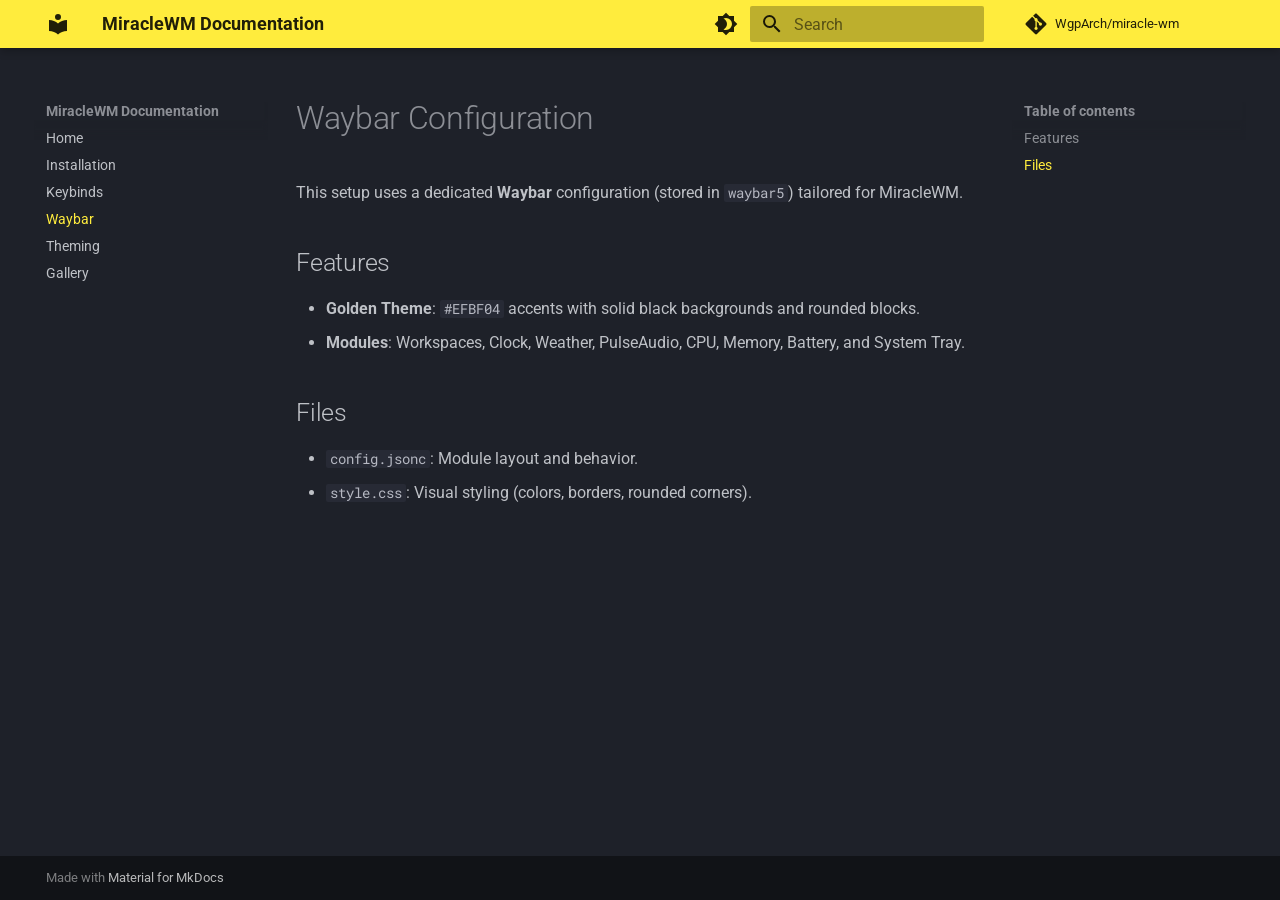
<file: waybar/index.html>
<!doctype html>
<html lang="en" class="no-js">
  <head>
    
      <meta charset="utf-8">
      <meta name="viewport" content="width=device-width,initial-scale=1">
      
      
      
        <link rel="canonical" href="https://wgparch.github.io/miracle-wm/waybar/">
      
      
        <link rel="prev" href="../keybinds/">
      
      
        <link rel="next" href="../theming/">
      
      
        
      
      
      <link rel="icon" href="../assets/images/favicon.png">
      <meta name="generator" content="mkdocs-1.6.1, mkdocs-material-9.7.6">
    
    
      
        <title>Waybar - MiracleWM Documentation</title>
      
    
    
      <link rel="stylesheet" href="../assets/stylesheets/main.484c7ddc.min.css">
      
        
        <link rel="stylesheet" href="../assets/stylesheets/palette.ab4e12ef.min.css">
      
      


    
    
      
    
    
      
        
        
        <link rel="preconnect" href="https://fonts.gstatic.com" crossorigin>
        <link rel="stylesheet" href="https://fonts.googleapis.com/css?family=Roboto:300,300i,400,400i,700,700i%7CRoboto+Mono:400,400i,700,700i&display=fallback">
        <style>:root{--md-text-font:"Roboto";--md-code-font:"Roboto Mono"}</style>
      
    
    
    <script>__md_scope=new URL("..",location),__md_hash=e=>[...e].reduce(((e,_)=>(e<<5)-e+_.charCodeAt(0)),0),__md_get=(e,_=localStorage,t=__md_scope)=>JSON.parse(_.getItem(t.pathname+"."+e)),__md_set=(e,_,t=localStorage,a=__md_scope)=>{try{t.setItem(a.pathname+"."+e,JSON.stringify(_))}catch(e){}}</script>
    
      

    
    
  </head>
  
  
    
    
      
    
    
    
    
    <body dir="ltr" data-md-color-scheme="slate" data-md-color-primary="yellow" data-md-color-accent="yellow">
  
    
    <input class="md-toggle" data-md-toggle="drawer" type="checkbox" id="__drawer" autocomplete="off">
    <input class="md-toggle" data-md-toggle="search" type="checkbox" id="__search" autocomplete="off">
    <label class="md-overlay" for="__drawer"></label>
    <div data-md-component="skip">
      
        
        <a href="#waybar-configuration" class="md-skip">
          Skip to content
        </a>
      
    </div>
    <div data-md-component="announce">
      
    </div>
    
    
      

  

<header class="md-header md-header--shadow" data-md-component="header">
  <nav class="md-header__inner md-grid" aria-label="Header">
    <a href=".." title="MiracleWM Documentation" class="md-header__button md-logo" aria-label="MiracleWM Documentation" data-md-component="logo">
      
  
  <svg xmlns="http://www.w3.org/2000/svg" viewBox="0 0 24 24"><path d="M12 8a3 3 0 0 0 3-3 3 3 0 0 0-3-3 3 3 0 0 0-3 3 3 3 0 0 0 3 3m0 3.54C9.64 9.35 6.5 8 3 8v11c3.5 0 6.64 1.35 9 3.54 2.36-2.19 5.5-3.54 9-3.54V8c-3.5 0-6.64 1.35-9 3.54"/></svg>

    </a>
    <label class="md-header__button md-icon" for="__drawer">
      
      <svg xmlns="http://www.w3.org/2000/svg" viewBox="0 0 24 24"><path d="M3 6h18v2H3zm0 5h18v2H3zm0 5h18v2H3z"/></svg>
    </label>
    <div class="md-header__title" data-md-component="header-title">
      <div class="md-header__ellipsis">
        <div class="md-header__topic">
          <span class="md-ellipsis">
            MiracleWM Documentation
          </span>
        </div>
        <div class="md-header__topic" data-md-component="header-topic">
          <span class="md-ellipsis">
            
              Waybar
            
          </span>
        </div>
      </div>
    </div>
    
      
        <form class="md-header__option" data-md-component="palette">
  
    
    
    
    <input class="md-option" data-md-color-media="" data-md-color-scheme="slate" data-md-color-primary="yellow" data-md-color-accent="yellow"  aria-label="Switch to light mode"  type="radio" name="__palette" id="__palette_0">
    
      <label class="md-header__button md-icon" title="Switch to light mode" for="__palette_1" hidden>
        <svg xmlns="http://www.w3.org/2000/svg" viewBox="0 0 24 24"><path d="M12 18c-.89 0-1.74-.2-2.5-.55C11.56 16.5 13 14.42 13 12s-1.44-4.5-3.5-5.45C10.26 6.2 11.11 6 12 6a6 6 0 0 1 6 6 6 6 0 0 1-6 6m8-9.31V4h-4.69L12 .69 8.69 4H4v4.69L.69 12 4 15.31V20h4.69L12 23.31 15.31 20H20v-4.69L23.31 12z"/></svg>
      </label>
    
  
    
    
    
    <input class="md-option" data-md-color-media="" data-md-color-scheme="default" data-md-color-primary="yellow" data-md-color-accent="yellow"  aria-label="Switch to dark mode"  type="radio" name="__palette" id="__palette_1">
    
      <label class="md-header__button md-icon" title="Switch to dark mode" for="__palette_0" hidden>
        <svg xmlns="http://www.w3.org/2000/svg" viewBox="0 0 24 24"><path d="M12 8a4 4 0 0 0-4 4 4 4 0 0 0 4 4 4 4 0 0 0 4-4 4 4 0 0 0-4-4m0 10a6 6 0 0 1-6-6 6 6 0 0 1 6-6 6 6 0 0 1 6 6 6 6 0 0 1-6 6m8-9.31V4h-4.69L12 .69 8.69 4H4v4.69L.69 12 4 15.31V20h4.69L12 23.31 15.31 20H20v-4.69L23.31 12z"/></svg>
      </label>
    
  
</form>
      
    
    
      <script>var palette=__md_get("__palette");if(palette&&palette.color){if("(prefers-color-scheme)"===palette.color.media){var media=matchMedia("(prefers-color-scheme: light)"),input=document.querySelector(media.matches?"[data-md-color-media='(prefers-color-scheme: light)']":"[data-md-color-media='(prefers-color-scheme: dark)']");palette.color.media=input.getAttribute("data-md-color-media"),palette.color.scheme=input.getAttribute("data-md-color-scheme"),palette.color.primary=input.getAttribute("data-md-color-primary"),palette.color.accent=input.getAttribute("data-md-color-accent")}for(var[key,value]of Object.entries(palette.color))document.body.setAttribute("data-md-color-"+key,value)}</script>
    
    
    
      
      
        <label class="md-header__button md-icon" for="__search">
          
          <svg xmlns="http://www.w3.org/2000/svg" viewBox="0 0 24 24"><path d="M9.5 3A6.5 6.5 0 0 1 16 9.5c0 1.61-.59 3.09-1.56 4.23l.27.27h.79l5 5-1.5 1.5-5-5v-.79l-.27-.27A6.52 6.52 0 0 1 9.5 16 6.5 6.5 0 0 1 3 9.5 6.5 6.5 0 0 1 9.5 3m0 2C7 5 5 7 5 9.5S7 14 9.5 14 14 12 14 9.5 12 5 9.5 5"/></svg>
        </label>
        <div class="md-search" data-md-component="search" role="dialog">
  <label class="md-search__overlay" for="__search"></label>
  <div class="md-search__inner" role="search">
    <form class="md-search__form" name="search">
      <input type="text" class="md-search__input" name="query" aria-label="Search" placeholder="Search" autocapitalize="off" autocorrect="off" autocomplete="off" spellcheck="false" data-md-component="search-query" required>
      <label class="md-search__icon md-icon" for="__search">
        
        <svg xmlns="http://www.w3.org/2000/svg" viewBox="0 0 24 24"><path d="M9.5 3A6.5 6.5 0 0 1 16 9.5c0 1.61-.59 3.09-1.56 4.23l.27.27h.79l5 5-1.5 1.5-5-5v-.79l-.27-.27A6.52 6.52 0 0 1 9.5 16 6.5 6.5 0 0 1 3 9.5 6.5 6.5 0 0 1 9.5 3m0 2C7 5 5 7 5 9.5S7 14 9.5 14 14 12 14 9.5 12 5 9.5 5"/></svg>
        
        <svg xmlns="http://www.w3.org/2000/svg" viewBox="0 0 24 24"><path d="M20 11v2H8l5.5 5.5-1.42 1.42L4.16 12l7.92-7.92L13.5 5.5 8 11z"/></svg>
      </label>
      <nav class="md-search__options" aria-label="Search">
        
        <button type="reset" class="md-search__icon md-icon" title="Clear" aria-label="Clear" tabindex="-1">
          
          <svg xmlns="http://www.w3.org/2000/svg" viewBox="0 0 24 24"><path d="M19 6.41 17.59 5 12 10.59 6.41 5 5 6.41 10.59 12 5 17.59 6.41 19 12 13.41 17.59 19 19 17.59 13.41 12z"/></svg>
        </button>
      </nav>
      
    </form>
    <div class="md-search__output">
      <div class="md-search__scrollwrap" tabindex="0" data-md-scrollfix>
        <div class="md-search-result" data-md-component="search-result">
          <div class="md-search-result__meta">
            Initializing search
          </div>
          <ol class="md-search-result__list" role="presentation"></ol>
        </div>
      </div>
    </div>
  </div>
</div>
      
    
    
      <div class="md-header__source">
        <a href="https://github.com/WgpArch/miracle-wm" title="Go to repository" class="md-source" data-md-component="source">
  <div class="md-source__icon md-icon">
    
    <svg xmlns="http://www.w3.org/2000/svg" viewBox="0 0 448 512"><!--! Font Awesome Free 7.1.0 by @fontawesome - https://fontawesome.com License - https://fontawesome.com/license/free (Icons: CC BY 4.0, Fonts: SIL OFL 1.1, Code: MIT License) Copyright 2025 Fonticons, Inc.--><path d="M439.6 236.1 244 40.5c-5.4-5.5-12.8-8.5-20.4-8.5s-15 3-20.4 8.4L162.5 81l51.5 51.5c27.1-9.1 52.7 16.8 43.4 43.7l49.7 49.7c34.2-11.8 61.2 31 35.5 56.7-26.5 26.5-70.2-2.9-56-37.3L240.3 199v121.9c25.3 12.5 22.3 41.8 9.1 55-6.4 6.4-15.2 10.1-24.3 10.1s-17.8-3.6-24.3-10.1c-17.6-17.6-11.1-46.9 11.2-56v-123c-20.8-8.5-24.6-30.7-18.6-45L142.6 101 8.5 235.1C3 240.6 0 247.9 0 255.5s3 15 8.5 20.4l195.6 195.7c5.4 5.4 12.7 8.4 20.4 8.4s15-3 20.4-8.4l194.7-194.7c5.4-5.4 8.4-12.8 8.4-20.4s-3-15-8.4-20.4"/></svg>
  </div>
  <div class="md-source__repository">
    WgpArch/miracle-wm
  </div>
</a>
      </div>
    
  </nav>
  
</header>
    
    <div class="md-container" data-md-component="container">
      
      
        
          
        
      
      <main class="md-main" data-md-component="main">
        <div class="md-main__inner md-grid">
          
            
              
              <div class="md-sidebar md-sidebar--primary" data-md-component="sidebar" data-md-type="navigation" >
                <div class="md-sidebar__scrollwrap">
                  <div class="md-sidebar__inner">
                    



<nav class="md-nav md-nav--primary" aria-label="Navigation" data-md-level="0">
  <label class="md-nav__title" for="__drawer">
    <a href=".." title="MiracleWM Documentation" class="md-nav__button md-logo" aria-label="MiracleWM Documentation" data-md-component="logo">
      
  
  <svg xmlns="http://www.w3.org/2000/svg" viewBox="0 0 24 24"><path d="M12 8a3 3 0 0 0 3-3 3 3 0 0 0-3-3 3 3 0 0 0-3 3 3 3 0 0 0 3 3m0 3.54C9.64 9.35 6.5 8 3 8v11c3.5 0 6.64 1.35 9 3.54 2.36-2.19 5.5-3.54 9-3.54V8c-3.5 0-6.64 1.35-9 3.54"/></svg>

    </a>
    MiracleWM Documentation
  </label>
  
    <div class="md-nav__source">
      <a href="https://github.com/WgpArch/miracle-wm" title="Go to repository" class="md-source" data-md-component="source">
  <div class="md-source__icon md-icon">
    
    <svg xmlns="http://www.w3.org/2000/svg" viewBox="0 0 448 512"><!--! Font Awesome Free 7.1.0 by @fontawesome - https://fontawesome.com License - https://fontawesome.com/license/free (Icons: CC BY 4.0, Fonts: SIL OFL 1.1, Code: MIT License) Copyright 2025 Fonticons, Inc.--><path d="M439.6 236.1 244 40.5c-5.4-5.5-12.8-8.5-20.4-8.5s-15 3-20.4 8.4L162.5 81l51.5 51.5c27.1-9.1 52.7 16.8 43.4 43.7l49.7 49.7c34.2-11.8 61.2 31 35.5 56.7-26.5 26.5-70.2-2.9-56-37.3L240.3 199v121.9c25.3 12.5 22.3 41.8 9.1 55-6.4 6.4-15.2 10.1-24.3 10.1s-17.8-3.6-24.3-10.1c-17.6-17.6-11.1-46.9 11.2-56v-123c-20.8-8.5-24.6-30.7-18.6-45L142.6 101 8.5 235.1C3 240.6 0 247.9 0 255.5s3 15 8.5 20.4l195.6 195.7c5.4 5.4 12.7 8.4 20.4 8.4s15-3 20.4-8.4l194.7-194.7c5.4-5.4 8.4-12.8 8.4-20.4s-3-15-8.4-20.4"/></svg>
  </div>
  <div class="md-source__repository">
    WgpArch/miracle-wm
  </div>
</a>
    </div>
  
  <ul class="md-nav__list" data-md-scrollfix>
    
      
      
  
  
  
  
    <li class="md-nav__item">
      <a href=".." class="md-nav__link">
        
  
  
  <span class="md-ellipsis">
    
  
    Home
  

    
  </span>
  
  

      </a>
    </li>
  

    
      
      
  
  
  
  
    <li class="md-nav__item">
      <a href="../installation/" class="md-nav__link">
        
  
  
  <span class="md-ellipsis">
    
  
    Installation
  

    
  </span>
  
  

      </a>
    </li>
  

    
      
      
  
  
  
  
    <li class="md-nav__item">
      <a href="../keybinds/" class="md-nav__link">
        
  
  
  <span class="md-ellipsis">
    
  
    Keybinds
  

    
  </span>
  
  

      </a>
    </li>
  

    
      
      
  
  
    
  
  
  
    <li class="md-nav__item md-nav__item--active">
      
      <input class="md-nav__toggle md-toggle" type="checkbox" id="__toc">
      
      
        
      
      
        <label class="md-nav__link md-nav__link--active" for="__toc">
          
  
  
  <span class="md-ellipsis">
    
  
    Waybar
  

    
  </span>
  
  

          <span class="md-nav__icon md-icon"></span>
        </label>
      
      <a href="./" class="md-nav__link md-nav__link--active">
        
  
  
  <span class="md-ellipsis">
    
  
    Waybar
  

    
  </span>
  
  

      </a>
      
        

<nav class="md-nav md-nav--secondary" aria-label="Table of contents">
  
  
  
    
  
  
    <label class="md-nav__title" for="__toc">
      <span class="md-nav__icon md-icon"></span>
      Table of contents
    </label>
    <ul class="md-nav__list" data-md-component="toc" data-md-scrollfix>
      
        <li class="md-nav__item">
  <a href="#features" class="md-nav__link">
    <span class="md-ellipsis">
      
        Features
      
    </span>
  </a>
  
</li>
      
        <li class="md-nav__item">
  <a href="#files" class="md-nav__link">
    <span class="md-ellipsis">
      
        Files
      
    </span>
  </a>
  
</li>
      
    </ul>
  
</nav>
      
    </li>
  

    
      
      
  
  
  
  
    <li class="md-nav__item">
      <a href="../theming/" class="md-nav__link">
        
  
  
  <span class="md-ellipsis">
    
  
    Theming
  

    
  </span>
  
  

      </a>
    </li>
  

    
      
      
  
  
  
  
    <li class="md-nav__item">
      <a href="../gallery/" class="md-nav__link">
        
  
  
  <span class="md-ellipsis">
    
  
    Gallery
  

    
  </span>
  
  

      </a>
    </li>
  

    
  </ul>
</nav>
                  </div>
                </div>
              </div>
            
            
              
              <div class="md-sidebar md-sidebar--secondary" data-md-component="sidebar" data-md-type="toc" >
                <div class="md-sidebar__scrollwrap">
                  <div class="md-sidebar__inner">
                    

<nav class="md-nav md-nav--secondary" aria-label="Table of contents">
  
  
  
    
  
  
    <label class="md-nav__title" for="__toc">
      <span class="md-nav__icon md-icon"></span>
      Table of contents
    </label>
    <ul class="md-nav__list" data-md-component="toc" data-md-scrollfix>
      
        <li class="md-nav__item">
  <a href="#features" class="md-nav__link">
    <span class="md-ellipsis">
      
        Features
      
    </span>
  </a>
  
</li>
      
        <li class="md-nav__item">
  <a href="#files" class="md-nav__link">
    <span class="md-ellipsis">
      
        Files
      
    </span>
  </a>
  
</li>
      
    </ul>
  
</nav>
                  </div>
                </div>
              </div>
            
          
          
            <div class="md-content" data-md-component="content">
              
              <article class="md-content__inner md-typeset">
                
                  


  
  


<h1 id="waybar-configuration">Waybar Configuration</h1>
<p>This setup uses a dedicated <strong>Waybar</strong> configuration (stored in <code>waybar5</code>) tailored for MiracleWM.</p>
<h2 id="features">Features</h2>
<ul>
<li><strong>Golden Theme</strong>: <code>#EFBF04</code> accents with solid black backgrounds and rounded blocks.</li>
<li><strong>Modules</strong>: Workspaces, Clock, Weather, PulseAudio, CPU, Memory, Battery, and System Tray.</li>
</ul>
<h2 id="files">Files</h2>
<ul>
<li><code>config.jsonc</code>: Module layout and behavior.</li>
<li><code>style.css</code>: Visual styling (colors, borders, rounded corners).</li>
</ul>












                
              </article>
            </div>
          
          
<script>var target=document.getElementById(location.hash.slice(1));target&&target.name&&(target.checked=target.name.startsWith("__tabbed_"))</script>
        </div>
        
      </main>
      
        <footer class="md-footer">
  
  <div class="md-footer-meta md-typeset">
    <div class="md-footer-meta__inner md-grid">
      <div class="md-copyright">
  
  
    Made with
    <a href="https://squidfunk.github.io/mkdocs-material/" target="_blank" rel="noopener">
      Material for MkDocs
    </a>
  
</div>
      
    </div>
  </div>
</footer>
      
    </div>
    <div class="md-dialog" data-md-component="dialog">
      <div class="md-dialog__inner md-typeset"></div>
    </div>
    
    
    
      
      
      <script id="__config" type="application/json">{"annotate": null, "base": "..", "features": ["navigation.instant", "navigation.tracking", "content.code.copy"], "search": "../assets/javascripts/workers/search.2c215733.min.js", "tags": null, "translations": {"clipboard.copied": "Copied to clipboard", "clipboard.copy": "Copy to clipboard", "search.result.more.one": "1 more on this page", "search.result.more.other": "# more on this page", "search.result.none": "No matching documents", "search.result.one": "1 matching document", "search.result.other": "# matching documents", "search.result.placeholder": "Type to start searching", "search.result.term.missing": "Missing", "select.version": "Select version"}, "version": null}</script>
    
    
      <script src="../assets/javascripts/bundle.79ae519e.min.js"></script>
      
    
  </body>
</html>
</file>
<file: assets/stylesheets/main.484c7ddc.min.css>
@charset "UTF-8";html{-webkit-text-size-adjust:none;-moz-text-size-adjust:none;text-size-adjust:none;box-sizing:border-box}*,:after,:before{box-sizing:inherit}@media (prefers-reduced-motion){*,:after,:before{transition:none!important}}body{margin:0}a,button,input,label{-webkit-tap-highlight-color:transparent}a{color:inherit;text-decoration:none}hr{border:0;box-sizing:initial;display:block;height:.05rem;overflow:visible;padding:0}small{font-size:80%}sub,sup{line-height:1em}img{border-style:none}table{border-collapse:initial;border-spacing:0}td,th{font-weight:400;vertical-align:top}button{background:#0000;border:0;font-family:inherit;font-size:inherit;margin:0;padding:0}input{border:0;outline:none}:root{--md-primary-fg-color:#4051b5;--md-primary-fg-color--light:#5d6cc0;--md-primary-fg-color--dark:#303fa1;--md-primary-bg-color:#fff;--md-primary-bg-color--light:#ffffffb3;--md-accent-fg-color:#526cfe;--md-accent-fg-color--transparent:#526cfe1a;--md-accent-bg-color:#fff;--md-accent-bg-color--light:#ffffffb3}[data-md-color-scheme=default]{color-scheme:light}[data-md-color-scheme=default] img[src$="#gh-dark-mode-only"],[data-md-color-scheme=default] img[src$="#only-dark"]{display:none}:root,[data-md-color-scheme=default]{--md-hue:225deg;--md-default-fg-color:#000000de;--md-default-fg-color--light:#0000008a;--md-default-fg-color--lighter:#00000052;--md-default-fg-color--lightest:#00000012;--md-default-bg-color:#fff;--md-default-bg-color--light:#ffffffb3;--md-default-bg-color--lighter:#ffffff4d;--md-default-bg-color--lightest:#ffffff1f;--md-code-fg-color:#36464e;--md-code-bg-color:#f5f5f5;--md-code-bg-color--light:#f5f5f5b3;--md-code-bg-color--lighter:#f5f5f54d;--md-code-hl-color:#4287ff;--md-code-hl-color--light:#4287ff1a;--md-code-hl-number-color:#d52a2a;--md-code-hl-special-color:#db1457;--md-code-hl-function-color:#a846b9;--md-code-hl-constant-color:#6e59d9;--md-code-hl-keyword-color:#3f6ec6;--md-code-hl-string-color:#1c7d4d;--md-code-hl-name-color:var(--md-code-fg-color);--md-code-hl-operator-color:var(--md-default-fg-color--light);--md-code-hl-punctuation-color:var(--md-default-fg-color--light);--md-code-hl-comment-color:var(--md-default-fg-color--light);--md-code-hl-generic-color:var(--md-default-fg-color--light);--md-code-hl-variable-color:var(--md-default-fg-color--light);--md-typeset-color:var(--md-default-fg-color);--md-typeset-a-color:var(--md-primary-fg-color);--md-typeset-del-color:#f5503d26;--md-typeset-ins-color:#0bd57026;--md-typeset-kbd-color:#fafafa;--md-typeset-kbd-accent-color:#fff;--md-typeset-kbd-border-color:#b8b8b8;--md-typeset-mark-color:#ffff0080;--md-typeset-table-color:#0000001f;--md-typeset-table-color--light:rgba(0,0,0,.035);--md-admonition-fg-color:var(--md-default-fg-color);--md-admonition-bg-color:var(--md-default-bg-color);--md-warning-fg-color:#000000de;--md-warning-bg-color:#ff9;--md-footer-fg-color:#fff;--md-footer-fg-color--light:#ffffffb3;--md-footer-fg-color--lighter:#ffffff73;--md-footer-bg-color:#000000de;--md-footer-bg-color--dark:#00000052;--md-shadow-z1:0 0.2rem 0.5rem #0000000d,0 0 0.05rem #0000001a;--md-shadow-z2:0 0.2rem 0.5rem #0000001a,0 0 0.05rem #00000040;--md-shadow-z3:0 0.2rem 0.5rem #0003,0 0 0.05rem #00000059}.md-icon svg{fill:currentcolor;display:block;height:1.2rem;width:1.2rem}body{-webkit-font-smoothing:antialiased;-moz-osx-font-smoothing:grayscale;--md-text-font-family:var(--md-text-font,_),-apple-system,BlinkMacSystemFont,Helvetica,Arial,sans-serif;--md-code-font-family:var(--md-code-font,_),SFMono-Regular,Consolas,Menlo,monospace}aside,body,input{font-feature-settings:"kern","liga";color:var(--md-typeset-color);font-family:var(--md-text-font-family)}code,kbd,pre{font-feature-settings:"kern";font-family:var(--md-code-font-family)}:root{--md-typeset-table-sort-icon:url('data:image/svg+xml;charset=utf-8,<svg xmlns="http://www.w3.org/2000/svg" viewBox="0 0 24 24"><path d="m18 21-4-4h3V7h-3l4-4 4 4h-3v10h3M2 19v-2h10v2M2 13v-2h7v2M2 7V5h4v2z"/></svg>');--md-typeset-table-sort-icon--asc:url('data:image/svg+xml;charset=utf-8,<svg xmlns="http://www.w3.org/2000/svg" viewBox="0 0 24 24"><path d="M19 17h3l-4 4-4-4h3V3h2M2 17h10v2H2M6 5v2H2V5m0 6h7v2H2z"/></svg>');--md-typeset-table-sort-icon--desc:url('data:image/svg+xml;charset=utf-8,<svg xmlns="http://www.w3.org/2000/svg" viewBox="0 0 24 24"><path d="M19 7h3l-4-4-4 4h3v14h2M2 17h10v2H2M6 5v2H2V5m0 6h7v2H2z"/></svg>')}.md-typeset{-webkit-print-color-adjust:exact;color-adjust:exact;font-size:.8rem;line-height:1.6;overflow-wrap:break-word}@media print{.md-typeset{font-size:.68rem}}.md-typeset blockquote,.md-typeset dl,.md-typeset figure,.md-typeset ol,.md-typeset pre,.md-typeset ul{margin-bottom:1em;margin-top:1em}.md-typeset h1{color:var(--md-default-fg-color--light);font-size:2em;line-height:1.3;margin:0 0 1.25em}.md-typeset h1,.md-typeset h2{font-weight:300;letter-spacing:-.01em}.md-typeset h2{font-size:1.5625em;line-height:1.4;margin:1.6em 0 .64em}.md-typeset h3{font-size:1.25em;font-weight:400;letter-spacing:-.01em;line-height:1.5;margin:1.6em 0 .8em}.md-typeset h2+h3{margin-top:.8em}.md-typeset h4{font-weight:700;letter-spacing:-.01em;margin:1em 0}.md-typeset h5,.md-typeset h6{color:var(--md-default-fg-color--light);font-size:.8em;font-weight:700;letter-spacing:-.01em;margin:1.25em 0}.md-typeset h5{text-transform:uppercase}.md-typeset h5 code{text-transform:none}.md-typeset hr{border-bottom:.05rem solid var(--md-default-fg-color--lightest);display:flow-root;margin:1.5em 0}.md-typeset a{color:var(--md-typeset-a-color);word-break:break-word}.md-typeset a,.md-typeset a:before{transition:color 125ms}.md-typeset a:focus,.md-typeset a:hover{color:var(--md-accent-fg-color)}.md-typeset a:focus code,.md-typeset a:hover code{background-color:var(--md-accent-fg-color--transparent);color:var(--md-accent-fg-color)}.md-typeset a code{color:var(--md-typeset-a-color)}.md-typeset a.focus-visible{outline-color:var(--md-accent-fg-color);outline-offset:.2rem}.md-typeset code,.md-typeset kbd,.md-typeset pre{color:var(--md-code-fg-color);direction:ltr;font-variant-ligatures:none;transition:background-color 125ms}@media print{.md-typeset code,.md-typeset kbd,.md-typeset pre{white-space:pre-wrap}}.md-typeset code{background-color:var(--md-code-bg-color);border-radius:.1rem;-webkit-box-decoration-break:clone;box-decoration-break:clone;font-size:.85em;padding:0 .2941176471em;transition:color 125ms,background-color 125ms;word-break:break-word}.md-typeset code:not(.focus-visible){-webkit-tap-highlight-color:transparent;outline:none}.md-typeset pre{display:flow-root;line-height:1.4;position:relative}.md-typeset pre>code{-webkit-box-decoration-break:slice;box-decoration-break:slice;box-shadow:none;display:block;margin:0;outline-color:var(--md-accent-fg-color);overflow:auto;padding:.7720588235em 1.1764705882em;scrollbar-color:var(--md-default-fg-color--lighter) #0000;scrollbar-width:thin;touch-action:auto;word-break:normal}.md-typeset pre>code:hover{scrollbar-color:var(--md-accent-fg-color) #0000}.md-typeset pre>code::-webkit-scrollbar{height:.2rem;width:.2rem}.md-typeset pre>code::-webkit-scrollbar-thumb{background-color:var(--md-default-fg-color--lighter)}.md-typeset pre>code::-webkit-scrollbar-thumb:hover{background-color:var(--md-accent-fg-color)}.md-typeset kbd{background-color:var(--md-typeset-kbd-color);border-radius:.1rem;box-shadow:0 .1rem 0 .05rem var(--md-typeset-kbd-border-color),0 .1rem 0 var(--md-typeset-kbd-border-color),0 -.1rem .2rem var(--md-typeset-kbd-accent-color) inset;color:var(--md-default-fg-color);display:inline-block;font-size:.75em;padding:0 .6666666667em;vertical-align:text-top;word-break:break-word}.md-typeset mark{background-color:var(--md-typeset-mark-color);-webkit-box-decoration-break:clone;box-decoration-break:clone;color:inherit;word-break:break-word}.md-typeset abbr{cursor:help;text-decoration:none}.md-typeset [data-preview],.md-typeset abbr{border-bottom:.05rem dotted var(--md-default-fg-color--light)}.md-typeset small{opacity:.75}[dir=ltr] .md-typeset sub,[dir=ltr] .md-typeset sup{margin-left:.078125em}[dir=rtl] .md-typeset sub,[dir=rtl] .md-typeset sup{margin-right:.078125em}[dir=ltr] .md-typeset blockquote{padding-left:.6rem}[dir=rtl] .md-typeset blockquote{padding-right:.6rem}[dir=ltr] .md-typeset blockquote{border-left:.2rem solid var(--md-default-fg-color--lighter)}[dir=rtl] .md-typeset blockquote{border-right:.2rem solid var(--md-default-fg-color--lighter)}.md-typeset blockquote{color:var(--md-default-fg-color--light);margin-left:0;margin-right:0}.md-typeset ul{list-style-type:disc}.md-typeset ul[type]{list-style-type:revert-layer}[dir=ltr] .md-typeset ol,[dir=ltr] .md-typeset ul{margin-left:.625em}[dir=rtl] .md-typeset ol,[dir=rtl] .md-typeset ul{margin-right:.625em}.md-typeset ol,.md-typeset ul{padding:0}.md-typeset ol:not([hidden]),.md-typeset ul:not([hidden]){display:flow-root}.md-typeset ol ol,.md-typeset ul ol{list-style-type:lower-alpha}.md-typeset ol ol ol,.md-typeset ul ol ol{list-style-type:lower-roman}.md-typeset ol ol ol ol,.md-typeset ul ol ol ol{list-style-type:upper-alpha}.md-typeset ol ol ol ol ol,.md-typeset ul ol ol ol ol{list-style-type:upper-roman}.md-typeset ol[type],.md-typeset ul[type]{list-style-type:revert-layer}[dir=ltr] .md-typeset ol li,[dir=ltr] .md-typeset ul li{margin-left:1.25em}[dir=rtl] .md-typeset ol li,[dir=rtl] .md-typeset ul li{margin-right:1.25em}.md-typeset ol li,.md-typeset ul li{margin-bottom:.5em}.md-typeset ol li blockquote,.md-typeset ol li p,.md-typeset ul li blockquote,.md-typeset ul li p{margin:.5em 0}.md-typeset ol li:last-child,.md-typeset ul li:last-child{margin-bottom:0}[dir=ltr] .md-typeset ol li ol,[dir=ltr] .md-typeset ol li ul,[dir=ltr] .md-typeset ul li ol,[dir=ltr] .md-typeset ul li ul{margin-left:.625em}[dir=rtl] .md-typeset ol li ol,[dir=rtl] .md-typeset ol li ul,[dir=rtl] .md-typeset ul li ol,[dir=rtl] .md-typeset ul li ul{margin-right:.625em}.md-typeset ol li ol,.md-typeset ol li ul,.md-typeset ul li ol,.md-typeset ul li ul{margin-bottom:.5em;margin-top:.5em}[dir=ltr] .md-typeset dd{margin-left:1.875em}[dir=rtl] .md-typeset dd{margin-right:1.875em}.md-typeset dd{margin-bottom:1.5em;margin-top:1em}.md-typeset img,.md-typeset svg,.md-typeset video{height:auto;max-width:100%}.md-typeset img[align=left]{margin:1em 1em 1em 0}.md-typeset img[align=right]{margin:1em 0 1em 1em}.md-typeset img[align]:only-child{margin-top:0}.md-typeset figure{display:flow-root;margin:1em auto;max-width:100%;text-align:center;width:fit-content}.md-typeset figure img{display:block;margin:0 auto}.md-typeset figcaption{font-style:italic;margin:1em auto;max-width:24rem}.md-typeset iframe{max-width:100%}.md-typeset table:not([class]){background-color:var(--md-default-bg-color);border:.05rem solid var(--md-typeset-table-color);border-radius:.1rem;display:inline-block;font-size:.64rem;max-width:100%;overflow:auto;touch-action:auto}@media print{.md-typeset table:not([class]){display:table}}.md-typeset table:not([class])+*{margin-top:1.5em}.md-typeset table:not([class]) td>:first-child,.md-typeset table:not([class]) th>:first-child{margin-top:0}.md-typeset table:not([class]) td>:last-child,.md-typeset table:not([class]) th>:last-child{margin-bottom:0}.md-typeset table:not([class]) td:not([align]),.md-typeset table:not([class]) th:not([align]){text-align:left}[dir=rtl] .md-typeset table:not([class]) td:not([align]),[dir=rtl] .md-typeset table:not([class]) th:not([align]){text-align:right}.md-typeset table:not([class]) th{font-weight:700;min-width:5rem;padding:.9375em 1.25em;vertical-align:top}.md-typeset table:not([class]) td{border-top:.05rem solid var(--md-typeset-table-color);padding:.9375em 1.25em;vertical-align:top}.md-typeset table:not([class]) tbody tr{transition:background-color 125ms}.md-typeset table:not([class]) tbody tr:hover{background-color:var(--md-typeset-table-color--light);box-shadow:0 .05rem 0 var(--md-default-bg-color) inset}.md-typeset table:not([class]) a{word-break:normal}.md-typeset table th[role=columnheader]{cursor:pointer}[dir=ltr] .md-typeset table th[role=columnheader]:after{margin-left:.5em}[dir=rtl] .md-typeset table th[role=columnheader]:after{margin-right:.5em}.md-typeset table th[role=columnheader]:after{content:"";display:inline-block;height:1.2em;-webkit-mask-image:var(--md-typeset-table-sort-icon);mask-image:var(--md-typeset-table-sort-icon);-webkit-mask-repeat:no-repeat;mask-repeat:no-repeat;-webkit-mask-size:contain;mask-size:contain;transition:background-color 125ms;vertical-align:text-bottom;width:1.2em}.md-typeset table th[role=columnheader]:hover:after{background-color:var(--md-default-fg-color--lighter)}.md-typeset table th[role=columnheader][aria-sort=ascending]:after{background-color:var(--md-default-fg-color--light);-webkit-mask-image:var(--md-typeset-table-sort-icon--asc);mask-image:var(--md-typeset-table-sort-icon--asc)}.md-typeset table th[role=columnheader][aria-sort=descending]:after{background-color:var(--md-default-fg-color--light);-webkit-mask-image:var(--md-typeset-table-sort-icon--desc);mask-image:var(--md-typeset-table-sort-icon--desc)}.md-typeset__scrollwrap{margin:1em -.8rem;overflow-x:auto;touch-action:auto}.md-typeset__table{display:inline-block;margin-bottom:.5em;padding:0 .8rem}@media print{.md-typeset__table{display:block}}html .md-typeset__table table{display:table;margin:0;overflow:hidden;width:100%}@media screen and (max-width:44.984375em){.md-content__inner>pre{margin:1em -.8rem}.md-content__inner>pre code{border-radius:0}}.md-typeset .md-author{border-radius:100%;display:block;flex-shrink:0;height:1.6rem;overflow:hidden;position:relative;transition:color 125ms,transform 125ms;width:1.6rem}.md-typeset .md-author img{display:block}.md-typeset .md-author--more{background:var(--md-default-fg-color--lightest);color:var(--md-default-fg-color--lighter);font-size:.6rem;font-weight:700;line-height:1.6rem;text-align:center}.md-typeset .md-author--long{height:2.4rem;width:2.4rem}.md-typeset a.md-author{transform:scale(1)}.md-typeset a.md-author img{border-radius:100%;filter:grayscale(100%) opacity(75%);transition:filter 125ms}.md-typeset a.md-author:focus,.md-typeset a.md-author:hover{transform:scale(1.1);z-index:1}.md-typeset a.md-author:focus img,.md-typeset a.md-author:hover img{filter:grayscale(0)}.md-banner{background-color:var(--md-footer-bg-color);color:var(--md-footer-fg-color);overflow:auto}@media print{.md-banner{display:none}}.md-banner--warning{background-color:var(--md-warning-bg-color);color:var(--md-warning-fg-color)}.md-banner__inner{font-size:.7rem;margin:.6rem auto;padding:0 .8rem}[dir=ltr] .md-banner__button{float:right}[dir=rtl] .md-banner__button{float:left}.md-banner__button{color:inherit;cursor:pointer;transition:opacity .25s}.no-js .md-banner__button{display:none}.md-banner__button:hover{opacity:.7}html{font-size:125%;height:100%;overflow-x:hidden}@media screen and (min-width:100em){html{font-size:137.5%}}@media screen and (min-width:125em){html{font-size:150%}}body{background-color:var(--md-default-bg-color);display:flex;flex-direction:column;font-size:.5rem;min-height:100%;position:relative;width:100%}@media print{body{display:block}}@media screen and (max-width:59.984375em){body[data-md-scrolllock]{position:fixed}}.md-grid{margin-left:auto;margin-right:auto;max-width:61rem}.md-container{display:flex;flex-direction:column;flex-grow:1}@media print{.md-container{display:block}}.md-main{flex-grow:1}.md-main__inner{display:flex;height:100%;margin-top:1.5rem}.md-ellipsis{overflow:hidden;text-overflow:ellipsis}.md-toggle{display:none}.md-option{height:0;opacity:0;position:absolute;width:0}.md-option:checked+label:not([hidden]){display:block}.md-option.focus-visible+label{outline-color:var(--md-accent-fg-color);outline-style:auto}.md-skip{background-color:var(--md-default-fg-color);border-radius:.1rem;color:var(--md-default-bg-color);font-size:.64rem;margin:.5rem;opacity:0;outline-color:var(--md-accent-fg-color);padding:.3rem .5rem;position:fixed;transform:translateY(.4rem);z-index:-1}.md-skip:focus{opacity:1;transform:translateY(0);transition:transform .25s cubic-bezier(.4,0,.2,1),opacity 175ms 75ms;z-index:10}@page{margin:25mm}:root{--md-clipboard-icon:url('data:image/svg+xml;charset=utf-8,<svg xmlns="http://www.w3.org/2000/svg" viewBox="0 0 24 24"><path d="M19 21H8V7h11m0-2H8a2 2 0 0 0-2 2v14a2 2 0 0 0 2 2h11a2 2 0 0 0 2-2V7a2 2 0 0 0-2-2m-3-4H4a2 2 0 0 0-2 2v14h2V3h12z"/></svg>')}.md-clipboard{border-radius:.1rem;color:var(--md-default-fg-color--lightest);cursor:pointer;height:1.5em;outline-color:var(--md-accent-fg-color);outline-offset:.1rem;transition:color .25s;width:1.5em;z-index:1}@media print{.md-clipboard{display:none}}.md-clipboard:not(.focus-visible){-webkit-tap-highlight-color:transparent;outline:none}:hover>.md-clipboard{color:var(--md-default-fg-color--light)}.md-clipboard:focus,.md-clipboard:hover{color:var(--md-accent-fg-color)}.md-clipboard:after{background-color:currentcolor;content:"";display:block;height:1.125em;margin:0 auto;-webkit-mask-image:var(--md-clipboard-icon);mask-image:var(--md-clipboard-icon);-webkit-mask-position:center;mask-position:center;-webkit-mask-repeat:no-repeat;mask-repeat:no-repeat;-webkit-mask-size:contain;mask-size:contain;width:1.125em}.md-clipboard--inline{cursor:pointer}.md-clipboard--inline code{transition:color .25s,background-color .25s}.md-clipboard--inline:focus code,.md-clipboard--inline:hover code{background-color:var(--md-accent-fg-color--transparent);color:var(--md-accent-fg-color)}:root{--md-code-select-icon:url('data:image/svg+xml;charset=utf-8,<svg xmlns="http://www.w3.org/2000/svg" viewBox="0 0 24 24"><path d="M19 19h-4v2h4c1.1 0 2-.9 2-2v-4h-2m0-12h-4v2h4v4h2V5c0-1.1-.9-2-2-2M5 5h4V3H5c-1.1 0-2 .9-2 2v4h2m0 6H3v4c0 1.1.9 2 2 2h4v-2H5zm2-4h2v2H7zm4 0h2v2h-2zm4 0h2v2h-2zM7 7h2v2H7zm4 0h2v2h-2zm4 0h2v2h-2zm-8 8h2v2H7zm4 0h2v2h-2zm4 0h2v2h-2z"/></svg>');--md-code-copy-icon:url('data:image/svg+xml;charset=utf-8,<svg xmlns="http://www.w3.org/2000/svg" viewBox="0 0 24 24"><path d="M19 21H8V7h11m0-2H8a2 2 0 0 0-2 2v14a2 2 0 0 0 2 2h11a2 2 0 0 0 2-2V7a2 2 0 0 0-2-2m-3-4H4a2 2 0 0 0-2 2v14h2V3h12z"/></svg>')}.md-typeset .md-code__content{display:grid}.md-code__nav{background-color:var(--md-code-bg-color--lighter);border-radius:.1rem;display:flex;gap:.2rem;padding:.2rem;position:absolute;right:.25em;top:.25em;transition:background-color .25s;z-index:1}:hover>.md-code__nav{background-color:var(--md-code-bg-color--light)}.md-code__button{color:var(--md-default-fg-color--lightest);cursor:pointer;display:block;height:1.5em;outline-color:var(--md-accent-fg-color);outline-offset:.1rem;transition:color .25s;width:1.5em}:hover>*>.md-code__button{color:var(--md-default-fg-color--light)}.md-code__button.focus-visible,.md-code__button:hover{color:var(--md-accent-fg-color)}.md-code__button--active{color:var(--md-default-fg-color)!important}.md-code__button:after{background-color:currentcolor;content:"";display:block;height:1.125em;margin:0 auto;-webkit-mask-position:center;mask-position:center;-webkit-mask-repeat:no-repeat;mask-repeat:no-repeat;-webkit-mask-size:contain;mask-size:contain;width:1.125em}.md-code__button[data-md-type=select]:after{-webkit-mask-image:var(--md-code-select-icon);mask-image:var(--md-code-select-icon)}.md-code__button[data-md-type=copy]:after{-webkit-mask-image:var(--md-code-copy-icon);mask-image:var(--md-code-copy-icon)}@keyframes consent{0%{opacity:0;transform:translateY(100%)}to{opacity:1;transform:translateY(0)}}@keyframes overlay{0%{opacity:0}to{opacity:1}}.md-consent__overlay{animation:overlay .25s both;-webkit-backdrop-filter:blur(.1rem);backdrop-filter:blur(.1rem);background-color:#0000008a;height:100%;opacity:1;position:fixed;top:0;width:100%;z-index:5}.md-consent__inner{animation:consent .5s cubic-bezier(.1,.7,.1,1) both;background-color:var(--md-default-bg-color);border:0;border-radius:.1rem;bottom:0;box-shadow:0 0 .2rem #0000001a,0 .2rem .4rem #0003;max-height:100%;overflow:auto;padding:0;position:fixed;width:100%;z-index:5}.md-consent__form{padding:.8rem}.md-consent__settings{display:none;margin:1em 0}input:checked+.md-consent__settings{display:block}.md-consent__controls{margin-bottom:.8rem}.md-typeset .md-consent__controls .md-button{display:inline}@media screen and (max-width:44.984375em){.md-typeset .md-consent__controls .md-button{display:block;margin-top:.4rem;text-align:center;width:100%}}.md-consent label{cursor:pointer}.md-content{flex-grow:1;min-width:0}.md-content__inner{margin:0 .8rem 1.2rem;padding-top:.6rem}@media screen and (min-width:76.25em){[dir=ltr] .md-sidebar--primary:not([hidden])~.md-content>.md-content__inner{margin-left:1.2rem}[dir=ltr] .md-sidebar--secondary:not([hidden])~.md-content>.md-content__inner,[dir=rtl] .md-sidebar--primary:not([hidden])~.md-content>.md-content__inner{margin-right:1.2rem}[dir=rtl] .md-sidebar--secondary:not([hidden])~.md-content>.md-content__inner{margin-left:1.2rem}}.md-content__inner:before{content:"";display:block;height:.4rem}.md-content__inner>:last-child{margin-bottom:0}[dir=ltr] .md-content__button{float:right}[dir=rtl] .md-content__button{float:left}[dir=ltr] .md-content__button{margin-left:.4rem}[dir=rtl] .md-content__button{margin-right:.4rem}.md-content__button{margin:.4rem 0;padding:0}@media print{.md-content__button{display:none}}.md-typeset .md-content__button{color:var(--md-default-fg-color--lighter)}.md-content__button svg{display:inline;vertical-align:top}[dir=rtl] .md-content__button svg{transform:scaleX(-1)}[dir=ltr] .md-dialog{right:.8rem}[dir=rtl] .md-dialog{left:.8rem}.md-dialog{background-color:var(--md-default-fg-color);border-radius:.1rem;bottom:.8rem;box-shadow:var(--md-shadow-z3);min-width:11.1rem;opacity:0;padding:.4rem .6rem;pointer-events:none;position:fixed;transform:translateY(100%);transition:transform 0ms .4s,opacity .4s;z-index:4}@media print{.md-dialog{display:none}}.md-dialog--active{opacity:1;pointer-events:auto;transform:translateY(0);transition:transform .4s cubic-bezier(.075,.85,.175,1),opacity .4s}.md-dialog__inner{color:var(--md-default-bg-color);font-size:.7rem}.md-feedback{margin:2em 0 1em;text-align:center}.md-feedback fieldset{border:none;margin:0;padding:0}.md-feedback__title{font-weight:700;margin:1em auto}.md-feedback__inner{position:relative}.md-feedback__list{display:flex;flex-wrap:wrap;place-content:baseline center;position:relative}.md-feedback__list:hover .md-icon:not(:disabled){color:var(--md-default-fg-color--lighter)}:disabled .md-feedback__list{min-height:1.8rem}.md-feedback__icon{color:var(--md-default-fg-color--light);cursor:pointer;flex-shrink:0;margin:0 .1rem;transition:color 125ms}.md-feedback__icon:not(:disabled).md-icon:hover{color:var(--md-accent-fg-color)}.md-feedback__icon:disabled{color:var(--md-default-fg-color--lightest);pointer-events:none}.md-feedback__note{opacity:0;position:relative;transform:translateY(.4rem);transition:transform .4s cubic-bezier(.1,.7,.1,1),opacity .15s}.md-feedback__note>*{margin:0 auto;max-width:16rem}:disabled .md-feedback__note{opacity:1;transform:translateY(0)}@media print{.md-feedback{display:none}}.md-footer{background-color:var(--md-footer-bg-color);color:var(--md-footer-fg-color)}@media print{.md-footer{display:none}}.md-footer__inner{justify-content:space-between;overflow:auto;padding:.2rem}.md-footer__inner:not([hidden]){display:flex}.md-footer__link{align-items:end;display:flex;flex-grow:0.01;margin-bottom:.4rem;margin-top:1rem;max-width:100%;outline-color:var(--md-accent-fg-color);overflow:hidden;transition:opacity .25s}.md-footer__link:focus,.md-footer__link:hover{opacity:.7}[dir=rtl] .md-footer__link svg{transform:scaleX(-1)}@media screen and (max-width:44.984375em){.md-footer__link--prev{flex-shrink:0}.md-footer__link--prev .md-footer__title{display:none}}[dir=ltr] .md-footer__link--next{margin-left:auto}[dir=rtl] .md-footer__link--next{margin-right:auto}.md-footer__link--next{text-align:right}[dir=rtl] .md-footer__link--next{text-align:left}.md-footer__title{flex-grow:1;font-size:.9rem;margin-bottom:.7rem;max-width:calc(100% - 2.4rem);padding:0 1rem;white-space:nowrap}.md-footer__button{margin:.2rem;padding:.4rem}.md-footer__direction{font-size:.64rem;opacity:.7}.md-footer-meta{background-color:var(--md-footer-bg-color--dark)}.md-footer-meta__inner{display:flex;flex-wrap:wrap;justify-content:space-between;padding:.2rem}html .md-footer-meta.md-typeset a{color:var(--md-footer-fg-color--light)}html .md-footer-meta.md-typeset a:focus,html .md-footer-meta.md-typeset a:hover{color:var(--md-footer-fg-color)}.md-copyright{color:var(--md-footer-fg-color--lighter);font-size:.64rem;margin:auto .6rem;padding:.4rem 0;width:100%}@media screen and (min-width:45em){.md-copyright{width:auto}}.md-copyright__highlight{color:var(--md-footer-fg-color--light)}.md-social{display:inline-flex;gap:.2rem;margin:0 .4rem;padding:.2rem 0 .6rem}@media screen and (min-width:45em){.md-social{padding:.6rem 0}}.md-social__link{display:inline-block;height:1.6rem;text-align:center;width:1.6rem}.md-social__link:before{line-height:1.9}.md-social__link svg{fill:currentcolor;max-height:.8rem;vertical-align:-25%}.md-typeset .md-button{border:.1rem solid;border-radius:.1rem;color:var(--md-primary-fg-color);cursor:pointer;display:inline-block;font-weight:700;padding:.625em 2em;transition:color 125ms,background-color 125ms,border-color 125ms}.md-typeset .md-button--primary{background-color:var(--md-primary-fg-color);border-color:var(--md-primary-fg-color);color:var(--md-primary-bg-color)}.md-typeset .md-button:focus,.md-typeset .md-button:hover{background-color:var(--md-accent-fg-color);border-color:var(--md-accent-fg-color);color:var(--md-accent-bg-color)}[dir=ltr] .md-typeset .md-input{border-top-left-radius:.1rem}[dir=ltr] .md-typeset .md-input,[dir=rtl] .md-typeset .md-input{border-top-right-radius:.1rem}[dir=rtl] .md-typeset .md-input{border-top-left-radius:.1rem}.md-typeset .md-input{border-bottom:.1rem solid var(--md-default-fg-color--lighter);box-shadow:var(--md-shadow-z1);font-size:.8rem;height:1.8rem;padding:0 .6rem;transition:border .25s,box-shadow .25s}.md-typeset .md-input:focus,.md-typeset .md-input:hover{border-bottom-color:var(--md-accent-fg-color);box-shadow:var(--md-shadow-z2)}.md-typeset .md-input--stretch{width:100%}.md-header{background-color:var(--md-primary-fg-color);box-shadow:0 0 .2rem #0000,0 .2rem .4rem #0000;color:var(--md-primary-bg-color);display:block;left:0;position:sticky;right:0;top:0;z-index:4}@media print{.md-header{display:none}}.md-header[hidden]{transform:translateY(-100%);transition:transform .25s cubic-bezier(.8,0,.6,1),box-shadow .25s}.md-header--shadow{box-shadow:0 0 .2rem #0000001a,0 .2rem .4rem #0003;transition:transform .25s cubic-bezier(.1,.7,.1,1),box-shadow .25s}.md-header__inner{align-items:center;display:flex;padding:0 .2rem}.md-header__button{color:currentcolor;cursor:pointer;margin:.2rem;outline-color:var(--md-accent-fg-color);padding:.4rem;position:relative;transition:opacity .25s;vertical-align:middle;z-index:1}.md-header__button:hover{opacity:.7}.md-header__button:not([hidden]){display:inline-block}.md-header__button:not(.focus-visible){-webkit-tap-highlight-color:transparent;outline:none}.md-header__button.md-logo{margin:.2rem;padding:.4rem}@media screen and (max-width:76.234375em){.md-header__button.md-logo{display:none}}.md-header__button.md-logo img,.md-header__button.md-logo svg{fill:currentcolor;display:block;height:1.2rem;width:auto}@media screen and (min-width:60em){.md-header__button[for=__search]{display:none}}.no-js .md-header__button[for=__search]{display:none}[dir=rtl] .md-header__button[for=__search] svg{transform:scaleX(-1)}@media screen and (min-width:76.25em){.md-header__button[for=__drawer]{display:none}}.md-header__topic{display:flex;max-width:100%;position:absolute;transition:transform .4s cubic-bezier(.1,.7,.1,1),opacity .15s;white-space:nowrap}.md-header__topic+.md-header__topic{opacity:0;pointer-events:none;transform:translateX(1.25rem);transition:transform .4s cubic-bezier(1,.7,.1,.1),opacity .15s;z-index:-1}[dir=rtl] .md-header__topic+.md-header__topic{transform:translateX(-1.25rem)}.md-header__topic:first-child{font-weight:700}[dir=ltr] .md-header__title{margin-left:1rem;margin-right:.4rem}[dir=rtl] .md-header__title{margin-left:.4rem;margin-right:1rem}.md-header__title{flex-grow:1;font-size:.9rem;height:2.4rem;line-height:2.4rem}.md-header__title--active .md-header__topic{opacity:0;pointer-events:none;transform:translateX(-1.25rem);transition:transform .4s cubic-bezier(1,.7,.1,.1),opacity .15s;z-index:-1}[dir=rtl] .md-header__title--active .md-header__topic{transform:translateX(1.25rem)}.md-header__title--active .md-header__topic+.md-header__topic{opacity:1;pointer-events:auto;transform:translateX(0);transition:transform .4s cubic-bezier(.1,.7,.1,1),opacity .15s;z-index:0}.md-header__title>.md-header__ellipsis{height:100%;position:relative;width:100%}.md-header__option{display:flex;flex-shrink:0;max-width:100%;transition:max-width 0ms .25s,opacity .25s .25s;white-space:nowrap}[data-md-toggle=search]:checked~.md-header .md-header__option{max-width:0;opacity:0;transition:max-width 0ms,opacity 0ms}.md-header__option>input{bottom:0}.md-header__source{display:none}@media screen and (min-width:60em){[dir=ltr] .md-header__source{margin-left:1rem}[dir=rtl] .md-header__source{margin-right:1rem}.md-header__source{display:block;max-width:11.7rem;width:11.7rem}}@media screen and (min-width:76.25em){[dir=ltr] .md-header__source{margin-left:1.4rem}[dir=rtl] .md-header__source{margin-right:1.4rem}}.md-meta{color:var(--md-default-fg-color--light);font-size:.7rem;line-height:1.3}.md-meta__list{display:inline-flex;flex-wrap:wrap;list-style:none;margin:0;padding:0}.md-meta__item:not(:last-child):after{content:"·";margin-left:.2rem;margin-right:.2rem}.md-meta__link{color:var(--md-typeset-a-color)}.md-meta__link:focus,.md-meta__link:hover{color:var(--md-accent-fg-color)}.md-draft{background-color:#ff1744;border-radius:.125em;color:#fff;display:inline-block;font-weight:700;padding-left:.5714285714em;padding-right:.5714285714em}:root{--md-nav-icon--prev:url('data:image/svg+xml;charset=utf-8,<svg xmlns="http://www.w3.org/2000/svg" viewBox="0 0 24 24"><path d="M20 11v2H8l5.5 5.5-1.42 1.42L4.16 12l7.92-7.92L13.5 5.5 8 11z"/></svg>');--md-nav-icon--next:url('data:image/svg+xml;charset=utf-8,<svg xmlns="http://www.w3.org/2000/svg" viewBox="0 0 24 24"><path d="M8.59 16.58 13.17 12 8.59 7.41 10 6l6 6-6 6z"/></svg>');--md-toc-icon:url('data:image/svg+xml;charset=utf-8,<svg xmlns="http://www.w3.org/2000/svg" viewBox="0 0 24 24"><path d="M3 9h14V7H3zm0 4h14v-2H3zm0 4h14v-2H3zm16 0h2v-2h-2zm0-10v2h2V7zm0 6h2v-2h-2z"/></svg>')}.md-nav{font-size:.7rem;line-height:1.3}.md-nav__title{color:var(--md-default-fg-color--light);display:block;font-weight:700;overflow:hidden;padding:0 .6rem;text-overflow:ellipsis}.md-nav__title .md-nav__button{display:none}.md-nav__title .md-nav__button img{height:100%;width:auto}.md-nav__title .md-nav__button.md-logo img,.md-nav__title .md-nav__button.md-logo svg{fill:currentcolor;display:block;height:2.4rem;max-width:100%;object-fit:contain;width:auto}.md-nav__list{list-style:none;margin:0;padding:0}.md-nav__link{align-items:flex-start;display:flex;gap:.4rem;margin-top:.625em;scroll-snap-align:start;transition:color 125ms}.md-nav__link--passed,.md-nav__link--passed code{color:var(--md-default-fg-color--light)}.md-nav__item .md-nav__link--active,.md-nav__item .md-nav__link--active code{color:var(--md-typeset-a-color)}.md-nav__link .md-ellipsis{position:relative}.md-nav__link .md-ellipsis code{word-break:normal}[dir=ltr] .md-nav__link .md-icon:last-child{margin-left:auto}[dir=rtl] .md-nav__link .md-icon:last-child{margin-right:auto}.md-nav__link .md-typeset{font-size:.7rem;line-height:1.3}.md-nav__link svg{fill:currentcolor;flex-shrink:0;height:1.3em;position:relative}.md-nav__link[for]:focus,.md-nav__link[for]:hover,.md-nav__link[href]:focus,.md-nav__link[href]:hover{color:var(--md-accent-fg-color);cursor:pointer}.md-nav__link[for]:focus code,.md-nav__link[for]:hover code,.md-nav__link[href]:focus code,.md-nav__link[href]:hover code{background-color:var(--md-accent-fg-color--transparent);color:var(--md-accent-fg-color)}.md-nav__link.focus-visible{outline-color:var(--md-accent-fg-color);outline-offset:.2rem}.md-nav--primary .md-nav__link[for=__toc]{display:none}.md-nav--primary .md-nav__link[for=__toc] .md-icon:after{background-color:currentcolor;display:block;height:100%;-webkit-mask-image:var(--md-toc-icon);mask-image:var(--md-toc-icon);width:100%}.md-nav--primary .md-nav__link[for=__toc]~.md-nav{display:none}.md-nav__container>.md-nav__link{margin-top:0}.md-nav__container>.md-nav__link:first-child{flex-grow:1;min-width:0}.md-nav__icon{flex-shrink:0}.md-nav__source{display:none}@media screen and (max-width:76.234375em){.md-nav--primary,.md-nav--primary .md-nav{background-color:var(--md-default-bg-color);display:flex;flex-direction:column;height:100%;left:0;position:absolute;right:0;top:0;z-index:1}.md-nav--primary .md-nav__item,.md-nav--primary .md-nav__title{font-size:.8rem;line-height:1.5}.md-nav--primary .md-nav__title{background-color:var(--md-default-fg-color--lightest);color:var(--md-default-fg-color--light);cursor:pointer;height:5.6rem;line-height:2.4rem;padding:3rem .8rem .2rem;position:relative;white-space:nowrap}[dir=ltr] .md-nav--primary .md-nav__title .md-nav__icon{left:.4rem}[dir=rtl] .md-nav--primary .md-nav__title .md-nav__icon{right:.4rem}.md-nav--primary .md-nav__title .md-nav__icon{display:block;height:1.2rem;margin:.2rem;position:absolute;top:.4rem;width:1.2rem}.md-nav--primary .md-nav__title .md-nav__icon:after{background-color:currentcolor;content:"";display:block;height:100%;-webkit-mask-image:var(--md-nav-icon--prev);mask-image:var(--md-nav-icon--prev);-webkit-mask-position:center;mask-position:center;-webkit-mask-repeat:no-repeat;mask-repeat:no-repeat;-webkit-mask-size:contain;mask-size:contain;width:100%}.md-nav--primary .md-nav__title~.md-nav__list{background-color:var(--md-default-bg-color);box-shadow:0 .05rem 0 var(--md-default-fg-color--lightest) inset;overflow-y:auto;scroll-snap-type:y mandatory;touch-action:pan-y}.md-nav--primary .md-nav__title~.md-nav__list>:first-child{border-top:0}.md-nav--primary .md-nav__title[for=__drawer]{background-color:var(--md-primary-fg-color);color:var(--md-primary-bg-color);font-weight:700}.md-nav--primary .md-nav__title .md-logo{display:block;left:.2rem;margin:.2rem;padding:.4rem;position:absolute;right:.2rem;top:.2rem}.md-nav--primary .md-nav__list{flex:1}.md-nav--primary .md-nav__item{border-top:.05rem solid var(--md-default-fg-color--lightest)}.md-nav--primary .md-nav__item--active>.md-nav__link{color:var(--md-typeset-a-color)}.md-nav--primary .md-nav__item--active>.md-nav__link:focus,.md-nav--primary .md-nav__item--active>.md-nav__link:hover{color:var(--md-accent-fg-color)}.md-nav--primary .md-nav__link{margin-top:0;padding:.6rem .8rem}.md-nav--primary .md-nav__link svg{margin-top:.1em}.md-nav--primary .md-nav__link>.md-nav__link{padding:0}[dir=ltr] .md-nav--primary .md-nav__link .md-nav__icon{margin-right:-.2rem}[dir=rtl] .md-nav--primary .md-nav__link .md-nav__icon{margin-left:-.2rem}.md-nav--primary .md-nav__link .md-nav__icon{font-size:1.2rem;height:1.2rem;width:1.2rem}.md-nav--primary .md-nav__link .md-nav__icon:after{background-color:currentcolor;content:"";display:block;height:100%;-webkit-mask-image:var(--md-nav-icon--next);mask-image:var(--md-nav-icon--next);-webkit-mask-position:center;mask-position:center;-webkit-mask-repeat:no-repeat;mask-repeat:no-repeat;-webkit-mask-size:contain;mask-size:contain;width:100%}[dir=rtl] .md-nav--primary .md-nav__icon:after{transform:scale(-1)}.md-nav--primary .md-nav--secondary .md-nav{background-color:initial;position:static}[dir=ltr] .md-nav--primary .md-nav--secondary .md-nav .md-nav__link{padding-left:1.4rem}[dir=rtl] .md-nav--primary .md-nav--secondary .md-nav .md-nav__link{padding-right:1.4rem}[dir=ltr] .md-nav--primary .md-nav--secondary .md-nav .md-nav .md-nav__link{padding-left:2rem}[dir=rtl] .md-nav--primary .md-nav--secondary .md-nav .md-nav .md-nav__link{padding-right:2rem}[dir=ltr] .md-nav--primary .md-nav--secondary .md-nav .md-nav .md-nav .md-nav__link{padding-left:2.6rem}[dir=rtl] .md-nav--primary .md-nav--secondary .md-nav .md-nav .md-nav .md-nav__link{padding-right:2.6rem}[dir=ltr] .md-nav--primary .md-nav--secondary .md-nav .md-nav .md-nav .md-nav .md-nav__link{padding-left:3.2rem}[dir=rtl] .md-nav--primary .md-nav--secondary .md-nav .md-nav .md-nav .md-nav .md-nav__link{padding-right:3.2rem}.md-nav--secondary{background-color:initial}.md-nav__toggle~.md-nav{display:flex;opacity:0;transform:translateX(100%);transition:transform .25s cubic-bezier(.8,0,.6,1),opacity 125ms 50ms}[dir=rtl] .md-nav__toggle~.md-nav{transform:translateX(-100%)}.md-nav__toggle:checked~.md-nav{opacity:1;transform:translateX(0);transition:transform .25s cubic-bezier(.4,0,.2,1),opacity 125ms 125ms}.md-nav__toggle:checked~.md-nav>.md-nav__list{backface-visibility:hidden}}@media screen and (max-width:59.984375em){.md-nav--primary .md-nav__link[for=__toc]{display:flex}.md-nav--primary .md-nav__link[for=__toc] .md-icon:after{content:""}.md-nav--primary .md-nav__link[for=__toc]+.md-nav__link{display:none}.md-nav--primary .md-nav__link[for=__toc]~.md-nav{display:flex}.md-nav__source{background-color:var(--md-primary-fg-color--dark);color:var(--md-primary-bg-color);display:block;padding:0 .2rem}}@media screen and (min-width:60em) and (max-width:76.234375em){.md-nav--integrated .md-nav__link[for=__toc]{display:flex}.md-nav--integrated .md-nav__link[for=__toc] .md-icon:after{content:""}.md-nav--integrated .md-nav__link[for=__toc]+.md-nav__link{display:none}.md-nav--integrated .md-nav__link[for=__toc]~.md-nav{display:flex}}@media screen and (min-width:60em){.md-nav{margin-bottom:-.4rem}.md-nav--secondary .md-nav__title{background:var(--md-default-bg-color);box-shadow:0 0 .4rem .4rem var(--md-default-bg-color);position:sticky;top:0;z-index:1}.md-nav--secondary .md-nav__title[for=__toc]{scroll-snap-align:start}.md-nav--secondary .md-nav__title .md-nav__icon{display:none}[dir=ltr] .md-nav--secondary .md-nav__list{padding-left:.6rem}[dir=rtl] .md-nav--secondary .md-nav__list{padding-right:.6rem}.md-nav--secondary .md-nav__list{padding-bottom:.4rem}[dir=ltr] .md-nav--secondary .md-nav__item>.md-nav__link{margin-right:.4rem}[dir=rtl] .md-nav--secondary .md-nav__item>.md-nav__link{margin-left:.4rem}}@media screen and (min-width:76.25em){.md-nav{margin-bottom:-.4rem;transition:max-height .25s cubic-bezier(.86,0,.07,1)}.md-nav--primary .md-nav__title{background:var(--md-default-bg-color);box-shadow:0 0 .4rem .4rem var(--md-default-bg-color);position:sticky;top:0;z-index:1}.md-nav--primary .md-nav__title[for=__drawer]{scroll-snap-align:start}.md-nav--primary .md-nav__title .md-nav__icon{display:none}[dir=ltr] .md-nav--primary .md-nav__list{padding-left:.6rem}[dir=rtl] .md-nav--primary .md-nav__list{padding-right:.6rem}.md-nav--primary .md-nav__list{padding-bottom:.4rem}[dir=ltr] .md-nav--primary .md-nav__item>.md-nav__link{margin-right:.4rem}[dir=rtl] .md-nav--primary .md-nav__item>.md-nav__link{margin-left:.4rem}.md-nav__toggle~.md-nav{display:grid;grid-template-rows:minmax(.4rem,0fr);opacity:0;transition:grid-template-rows .25s cubic-bezier(.86,0,.07,1),opacity .25s,visibility 0ms .25s;visibility:collapse}.md-nav__toggle~.md-nav>.md-nav__list{overflow:hidden}.md-nav__toggle.md-toggle--indeterminate~.md-nav,.md-nav__toggle:checked~.md-nav{grid-template-rows:minmax(.4rem,1fr);opacity:1;transition:grid-template-rows .25s cubic-bezier(.86,0,.07,1),opacity .15s .1s,visibility 0ms;visibility:visible}.md-nav__toggle.md-toggle--indeterminate~.md-nav{transition:none}.md-nav__item--nested>.md-nav>.md-nav__title{display:none}.md-nav__item--section{display:block;margin:1.25em 0}.md-nav__item--section:last-child{margin-bottom:0}.md-nav__item--section>.md-nav__link{font-weight:700}.md-nav__item--section>.md-nav__link[for]{color:var(--md-default-fg-color--light)}.md-nav__item--section>.md-nav__link:not(.md-nav__container){pointer-events:none}.md-nav__item--section>.md-nav__link .md-icon,.md-nav__item--section>.md-nav__link>[for]{display:none}[dir=ltr] .md-nav__item--section>.md-nav{margin-left:-.6rem}[dir=rtl] .md-nav__item--section>.md-nav{margin-right:-.6rem}.md-nav__item--section>.md-nav{display:block;opacity:1;visibility:visible}.md-nav__item--section>.md-nav>.md-nav__list>.md-nav__item{padding:0}.md-nav__icon{border-radius:100%;height:.9rem;transition:background-color .25s;width:.9rem}.md-nav__icon:hover{background-color:var(--md-accent-fg-color--transparent)}.md-nav__icon:after{background-color:currentcolor;border-radius:100%;content:"";display:inline-block;height:100%;-webkit-mask-image:var(--md-nav-icon--next);mask-image:var(--md-nav-icon--next);-webkit-mask-position:center;mask-position:center;-webkit-mask-repeat:no-repeat;mask-repeat:no-repeat;-webkit-mask-size:contain;mask-size:contain;transition:transform .25s;vertical-align:-.1rem;width:100%}[dir=rtl] .md-nav__icon:after{transform:rotate(180deg)}.md-nav__item--nested .md-nav__toggle:checked~.md-nav__link .md-nav__icon:after,.md-nav__item--nested .md-toggle--indeterminate~.md-nav__link .md-nav__icon:after{transform:rotate(90deg)}.md-nav--lifted>.md-nav__list>.md-nav__item,.md-nav--lifted>.md-nav__title{display:none}.md-nav--lifted>.md-nav__list>.md-nav__item--active{display:block}.md-nav--lifted>.md-nav__list>.md-nav__item--active>.md-nav__link{background:var(--md-default-bg-color);box-shadow:0 0 .4rem .4rem var(--md-default-bg-color);margin-top:0;position:sticky;top:0;z-index:1}.md-nav--lifted>.md-nav__list>.md-nav__item--active>.md-nav__link:not(.md-nav__container){pointer-events:none}.md-nav--lifted>.md-nav__list>.md-nav__item--active.md-nav__item--section{margin:0}[dir=ltr] .md-nav--lifted>.md-nav__list>.md-nav__item>.md-nav:not(.md-nav--secondary){margin-left:-.6rem}[dir=rtl] .md-nav--lifted>.md-nav__list>.md-nav__item>.md-nav:not(.md-nav--secondary){margin-right:-.6rem}.md-nav--lifted>.md-nav__list>.md-nav__item>[for]{color:var(--md-default-fg-color--light)}.md-nav--lifted .md-nav[data-md-level="1"]{grid-template-rows:minmax(.4rem,1fr);opacity:1;visibility:visible}[dir=ltr] .md-nav--integrated>.md-nav__list>.md-nav__item--active .md-nav--secondary{border-left:.05rem solid var(--md-primary-fg-color)}[dir=rtl] .md-nav--integrated>.md-nav__list>.md-nav__item--active .md-nav--secondary{border-right:.05rem solid var(--md-primary-fg-color)}.md-nav--integrated>.md-nav__list>.md-nav__item--active .md-nav--secondary{display:block;margin-bottom:1.25em;opacity:1;visibility:visible}.md-nav--integrated>.md-nav__list>.md-nav__item--active .md-nav--secondary>.md-nav__list{overflow:visible;padding-bottom:0}.md-nav--integrated>.md-nav__list>.md-nav__item--active .md-nav--secondary>.md-nav__title{display:none}}.md-pagination{font-size:.8rem;font-weight:700;gap:.4rem}.md-pagination,.md-pagination>*{align-items:center;display:flex;justify-content:center}.md-pagination>*{border-radius:.2rem;height:1.8rem;min-width:1.8rem;text-align:center}.md-pagination__current{background-color:var(--md-default-fg-color--lightest);color:var(--md-default-fg-color--light)}.md-pagination__link{transition:color 125ms,background-color 125ms}.md-pagination__link:focus,.md-pagination__link:hover{background-color:var(--md-accent-fg-color--transparent);color:var(--md-accent-fg-color)}.md-pagination__link:focus svg,.md-pagination__link:hover svg{color:var(--md-accent-fg-color)}.md-pagination__link.focus-visible{outline-color:var(--md-accent-fg-color);outline-offset:.2rem}.md-pagination__link svg{fill:currentcolor;color:var(--md-default-fg-color--lighter);display:block;max-height:100%;width:1.2rem}:root{--md-path-icon:url('data:image/svg+xml;charset=utf-8,<svg xmlns="http://www.w3.org/2000/svg" viewBox="0 0 24 24"><path d="M8.59 16.58 13.17 12 8.59 7.41 10 6l6 6-6 6z"/></svg>')}.md-path{font-size:.7rem;margin:0 .8rem;overflow:auto;padding-top:1.2rem}.md-path:not([hidden]){display:block}@media screen and (min-width:76.25em){.md-path{margin:0 1.2rem}}.md-path__list{align-items:center;display:flex;gap:.2rem;list-style:none;margin:0;padding:0}.md-path__item:not(:first-child){display:inline-flex;gap:.2rem;white-space:nowrap}.md-path__item:not(:first-child):before{background-color:var(--md-default-fg-color--lighter);content:"";display:inline;height:.8rem;-webkit-mask-image:var(--md-path-icon);mask-image:var(--md-path-icon);width:.8rem}.md-path__link{align-items:center;color:var(--md-default-fg-color--light);display:flex}.md-path__link:focus,.md-path__link:hover{color:var(--md-accent-fg-color)}:root{--md-post-pin-icon:url('data:image/svg+xml;charset=utf-8,<svg xmlns="http://www.w3.org/2000/svg" viewBox="0 0 24 24"><path d="M16 12V4h1V2H7v2h1v8l-2 2v2h5.2v6h1.6v-6H18v-2z"/></svg>')}.md-post__back{border-bottom:.05rem solid var(--md-default-fg-color--lightest);margin-bottom:1.2rem;padding-bottom:1.2rem}@media screen and (max-width:76.234375em){.md-post__back{display:none}}[dir=rtl] .md-post__back svg{transform:scaleX(-1)}.md-post__authors{display:flex;flex-direction:column;gap:.6rem;margin:0 .6rem 1.2rem}.md-post .md-post__meta a{transition:color 125ms}.md-post .md-post__meta a:focus,.md-post .md-post__meta a:hover{color:var(--md-accent-fg-color)}.md-post__title{color:var(--md-default-fg-color--light);font-weight:700}.md-post--excerpt{margin-bottom:3.2rem}.md-post--excerpt .md-post__header{align-items:center;display:flex;gap:.6rem;min-height:1.6rem}.md-post--excerpt .md-post__authors{align-items:center;display:inline-flex;flex-direction:row;gap:.2rem;margin:0;min-height:2.4rem}[dir=ltr] .md-post--excerpt .md-post__meta .md-meta__list{margin-right:.4rem}[dir=rtl] .md-post--excerpt .md-post__meta .md-meta__list{margin-left:.4rem}.md-post--excerpt .md-post__content>:first-child{--md-scroll-margin:6rem;margin-top:0}.md-post>.md-nav--secondary{margin:1em 0}.md-pin{background:var(--md-default-fg-color--lightest);border-radius:1rem;margin-top:-.05rem;padding:.2rem}.md-pin:after{background-color:currentcolor;content:"";display:block;height:.6rem;margin:0 auto;-webkit-mask-image:var(--md-post-pin-icon);mask-image:var(--md-post-pin-icon);-webkit-mask-position:center;mask-position:center;-webkit-mask-repeat:no-repeat;mask-repeat:no-repeat;-webkit-mask-size:contain;mask-size:contain;width:.6rem}.md-profile{align-items:center;display:flex;font-size:.7rem;gap:.6rem;line-height:1.4;width:100%}.md-profile__description{flex-grow:1}.md-content--post{display:flex}@media screen and (max-width:76.234375em){.md-content--post{flex-flow:column-reverse}}.md-content--post>.md-content__inner{flex-grow:1;min-width:0}@media screen and (min-width:76.25em){[dir=ltr] .md-content--post>.md-content__inner{margin-left:1.2rem}[dir=rtl] .md-content--post>.md-content__inner{margin-right:1.2rem}}@media screen and (max-width:76.234375em){.md-sidebar.md-sidebar--post{padding:0;position:static;width:100%}.md-sidebar.md-sidebar--post .md-sidebar__scrollwrap{overflow:visible}.md-sidebar.md-sidebar--post .md-sidebar__inner{padding:0}.md-sidebar.md-sidebar--post .md-post__meta{margin-left:.6rem;margin-right:.6rem}.md-sidebar.md-sidebar--post .md-nav__item{border:none;display:inline}.md-sidebar.md-sidebar--post .md-nav__list{display:inline-flex;flex-wrap:wrap;gap:.6rem;padding-bottom:.6rem;padding-top:.6rem}.md-sidebar.md-sidebar--post .md-nav__link{padding:0}.md-sidebar.md-sidebar--post .md-nav{height:auto;margin-bottom:0;position:static}}:root{--md-progress-value:0;--md-progress-delay:400ms}.md-progress{background:var(--md-primary-bg-color);height:.075rem;opacity:min(clamp(0,var(--md-progress-value),1),clamp(0,100 - var(--md-progress-value),1));position:fixed;top:0;transform:scaleX(calc(var(--md-progress-value)*1%));transform-origin:left;transition:transform .5s cubic-bezier(.19,1,.22,1),opacity .25s var(--md-progress-delay);width:100%;z-index:4}:root{--md-search-result-icon:url('data:image/svg+xml;charset=utf-8,<svg xmlns="http://www.w3.org/2000/svg" viewBox="0 0 24 24"><path d="M14 2H6a2 2 0 0 0-2 2v16a2 2 0 0 0 2 2h7c-.41-.25-.8-.56-1.14-.9-.33-.33-.61-.7-.86-1.1H6V4h7v5h5v1.18c.71.16 1.39.43 2 .82V8zm6.31 16.9c1.33-2.11.69-4.9-1.4-6.22-2.11-1.33-4.91-.68-6.22 1.4-1.34 2.11-.69 4.89 1.4 6.22 1.46.93 3.32.93 4.79.02L22 23.39 23.39 22zm-3.81.1a2.5 2.5 0 0 1-2.5-2.5 2.5 2.5 0 0 1 2.5-2.5 2.5 2.5 0 0 1 2.5 2.5 2.5 2.5 0 0 1-2.5 2.5"/></svg>')}.md-search{position:relative}@media screen and (min-width:60em){.md-search{padding:.2rem 0}}.no-js .md-search{display:none}.md-search__overlay{opacity:0;z-index:1}@media screen and (max-width:59.984375em){[dir=ltr] .md-search__overlay{left:-2.2rem}[dir=rtl] .md-search__overlay{right:-2.2rem}.md-search__overlay{background-color:var(--md-default-bg-color);border-radius:1rem;height:2rem;overflow:hidden;pointer-events:none;position:absolute;top:-1rem;transform-origin:center;transition:transform .3s .1s,opacity .2s .2s;width:2rem}[data-md-toggle=search]:checked~.md-header .md-search__overlay{opacity:1;transition:transform .4s,opacity .1s}}@media screen and (min-width:60em){[dir=ltr] .md-search__overlay{left:0}[dir=rtl] .md-search__overlay{right:0}.md-search__overlay{background-color:#0000008a;cursor:pointer;height:0;position:fixed;top:0;transition:width 0ms .25s,height 0ms .25s,opacity .25s;width:0}[data-md-toggle=search]:checked~.md-header .md-search__overlay{height:200vh;opacity:1;transition:width 0ms,height 0ms,opacity .25s;width:100%}}@media screen and (max-width:29.984375em){[data-md-toggle=search]:checked~.md-header .md-search__overlay{transform:scale(45)}}@media screen and (min-width:30em) and (max-width:44.984375em){[data-md-toggle=search]:checked~.md-header .md-search__overlay{transform:scale(60)}}@media screen and (min-width:45em) and (max-width:59.984375em){[data-md-toggle=search]:checked~.md-header .md-search__overlay{transform:scale(75)}}.md-search__inner{backface-visibility:hidden}@media screen and (max-width:59.984375em){[dir=ltr] .md-search__inner{left:0}[dir=rtl] .md-search__inner{right:0}.md-search__inner{height:0;opacity:0;overflow:hidden;position:fixed;top:0;transform:translateX(5%);transition:width 0ms .3s,height 0ms .3s,transform .15s cubic-bezier(.4,0,.2,1) .15s,opacity .15s .15s;width:0;z-index:2}[dir=rtl] .md-search__inner{transform:translateX(-5%)}[data-md-toggle=search]:checked~.md-header .md-search__inner{height:100%;opacity:1;transform:translateX(0);transition:width 0ms 0ms,height 0ms 0ms,transform .15s cubic-bezier(.1,.7,.1,1) .15s,opacity .15s .15s;width:100%}}@media screen and (min-width:60em){[dir=ltr] .md-search__inner{float:right}[dir=rtl] .md-search__inner{float:left}.md-search__inner{padding:.1rem 0;position:relative;transition:width .25s cubic-bezier(.1,.7,.1,1);width:11.7rem}}@media screen and (min-width:60em) and (max-width:76.234375em){[data-md-toggle=search]:checked~.md-header .md-search__inner{width:23.4rem}}@media screen and (min-width:76.25em){[data-md-toggle=search]:checked~.md-header .md-search__inner{width:34.4rem}}.md-search__form{background-color:var(--md-default-bg-color);box-shadow:0 0 .6rem #0000;height:2.4rem;position:relative;transition:color .25s,background-color .25s;z-index:2}@media screen and (min-width:60em){.md-search__form{background-color:#00000042;border-radius:.1rem;height:1.8rem}.md-search__form:hover{background-color:#ffffff1f}}[data-md-toggle=search]:checked~.md-header .md-search__form{background-color:var(--md-default-bg-color);border-radius:.1rem .1rem 0 0;box-shadow:0 0 .6rem #00000012;color:var(--md-default-fg-color)}[dir=ltr] .md-search__input{padding-left:3.6rem;padding-right:2.2rem}[dir=rtl] .md-search__input{padding-left:2.2rem;padding-right:3.6rem}.md-search__input{background:#0000;font-size:.9rem;height:100%;position:relative;text-overflow:ellipsis;width:100%;z-index:2}.md-search__input::placeholder{transition:color .25s}.md-search__input::placeholder,.md-search__input~.md-search__icon{color:var(--md-default-fg-color--light)}.md-search__input::-ms-clear{display:none}@media screen and (max-width:59.984375em){.md-search__input{font-size:.9rem;height:2.4rem;width:100%}}@media screen and (min-width:60em){[dir=ltr] .md-search__input{padding-left:2.2rem}[dir=rtl] .md-search__input{padding-right:2.2rem}.md-search__input{color:inherit;font-size:.8rem}.md-search__input::placeholder{color:var(--md-primary-bg-color--light)}.md-search__input+.md-search__icon{color:var(--md-primary-bg-color)}[data-md-toggle=search]:checked~.md-header .md-search__input{text-overflow:clip}[data-md-toggle=search]:checked~.md-header .md-search__input+.md-search__icon{color:var(--md-default-fg-color--light)}[data-md-toggle=search]:checked~.md-header .md-search__input::placeholder{color:#0000}}.md-search__icon{cursor:pointer;display:inline-block;height:1.2rem;transition:color .25s,opacity .25s;width:1.2rem}.md-search__icon:hover{opacity:.7}[dir=ltr] .md-search__icon[for=__search]{left:.5rem}[dir=rtl] .md-search__icon[for=__search]{right:.5rem}.md-search__icon[for=__search]{position:absolute;top:.3rem;z-index:2}[dir=rtl] .md-search__icon[for=__search] svg{transform:scaleX(-1)}@media screen and (max-width:59.984375em){[dir=ltr] .md-search__icon[for=__search]{left:.8rem}[dir=rtl] .md-search__icon[for=__search]{right:.8rem}.md-search__icon[for=__search]{top:.6rem}.md-search__icon[for=__search] svg:first-child{display:none}}@media screen and (min-width:60em){.md-search__icon[for=__search]{pointer-events:none}.md-search__icon[for=__search] svg:last-child{display:none}}[dir=ltr] .md-search__options{right:.5rem}[dir=rtl] .md-search__options{left:.5rem}.md-search__options{pointer-events:none;position:absolute;top:.3rem;z-index:2}@media screen and (max-width:59.984375em){[dir=ltr] .md-search__options{right:.8rem}[dir=rtl] .md-search__options{left:.8rem}.md-search__options{top:.6rem}}[dir=ltr] .md-search__options>.md-icon{margin-left:.2rem}[dir=rtl] .md-search__options>.md-icon{margin-right:.2rem}.md-search__options>.md-icon{color:var(--md-default-fg-color--light);opacity:0;transform:scale(.75);transition:transform .15s cubic-bezier(.1,.7,.1,1),opacity .15s}.md-search__options>.md-icon:not(.focus-visible){-webkit-tap-highlight-color:transparent;outline:none}[data-md-toggle=search]:checked~.md-header .md-search__input:valid~.md-search__options>.md-icon{opacity:1;pointer-events:auto;transform:scale(1)}[data-md-toggle=search]:checked~.md-header .md-search__input:valid~.md-search__options>.md-icon:hover{opacity:.7}[dir=ltr] .md-search__suggest{padding-left:3.6rem;padding-right:2.2rem}[dir=rtl] .md-search__suggest{padding-left:2.2rem;padding-right:3.6rem}.md-search__suggest{align-items:center;color:var(--md-default-fg-color--lighter);display:flex;font-size:.9rem;height:100%;opacity:0;position:absolute;top:0;transition:opacity 50ms;white-space:nowrap;width:100%}@media screen and (min-width:60em){[dir=ltr] .md-search__suggest{padding-left:2.2rem}[dir=rtl] .md-search__suggest{padding-right:2.2rem}.md-search__suggest{font-size:.8rem}}[data-md-toggle=search]:checked~.md-header .md-search__suggest{opacity:1;transition:opacity .3s .1s}[dir=ltr] .md-search__output{border-bottom-left-radius:.1rem}[dir=ltr] .md-search__output,[dir=rtl] .md-search__output{border-bottom-right-radius:.1rem}[dir=rtl] .md-search__output{border-bottom-left-radius:.1rem}.md-search__output{overflow:hidden;position:absolute;width:100%;z-index:1}@media screen and (max-width:59.984375em){.md-search__output{bottom:0;top:2.4rem}}@media screen and (min-width:60em){.md-search__output{opacity:0;top:1.9rem;transition:opacity .4s}[data-md-toggle=search]:checked~.md-header .md-search__output{box-shadow:var(--md-shadow-z3);opacity:1}}.md-search__scrollwrap{backface-visibility:hidden;background-color:var(--md-default-bg-color);height:100%;overflow-y:auto;touch-action:pan-y}@media (-webkit-max-device-pixel-ratio:1),(max-resolution:1dppx){.md-search__scrollwrap{transform:translateZ(0)}}@media screen and (min-width:60em) and (max-width:76.234375em){.md-search__scrollwrap{width:23.4rem}}@media screen and (min-width:76.25em){.md-search__scrollwrap{width:34.4rem}}@media screen and (min-width:60em){.md-search__scrollwrap{max-height:0;scrollbar-color:var(--md-default-fg-color--lighter) #0000;scrollbar-width:thin}[data-md-toggle=search]:checked~.md-header .md-search__scrollwrap{max-height:75vh}.md-search__scrollwrap:hover{scrollbar-color:var(--md-accent-fg-color) #0000}.md-search__scrollwrap::-webkit-scrollbar{height:.2rem;width:.2rem}.md-search__scrollwrap::-webkit-scrollbar-thumb{background-color:var(--md-default-fg-color--lighter)}.md-search__scrollwrap::-webkit-scrollbar-thumb:hover{background-color:var(--md-accent-fg-color)}}.md-search-result{color:var(--md-default-fg-color);word-break:break-word}.md-search-result__meta{background-color:var(--md-default-fg-color--lightest);color:var(--md-default-fg-color--light);font-size:.64rem;line-height:1.8rem;padding:0 .8rem;scroll-snap-align:start}@media screen and (min-width:60em){[dir=ltr] .md-search-result__meta{padding-left:2.2rem}[dir=rtl] .md-search-result__meta{padding-right:2.2rem}}.md-search-result__list{list-style:none;margin:0;padding:0;-webkit-user-select:none;user-select:none}.md-search-result__item{box-shadow:0 -.05rem var(--md-default-fg-color--lightest)}.md-search-result__item:first-child{box-shadow:none}.md-search-result__link{display:block;outline:none;scroll-snap-align:start;transition:background-color .25s}.md-search-result__link:focus,.md-search-result__link:hover{background-color:var(--md-accent-fg-color--transparent)}.md-search-result__link:last-child p:last-child{margin-bottom:.6rem}.md-search-result__more>summary{cursor:pointer;display:block;outline:none;position:sticky;scroll-snap-align:start;top:0;z-index:1}.md-search-result__more>summary::marker{display:none}.md-search-result__more>summary::-webkit-details-marker{display:none}.md-search-result__more>summary>div{color:var(--md-typeset-a-color);font-size:.64rem;padding:.75em .8rem;transition:color .25s,background-color .25s}@media screen and (min-width:60em){[dir=ltr] .md-search-result__more>summary>div{padding-left:2.2rem}[dir=rtl] .md-search-result__more>summary>div{padding-right:2.2rem}}.md-search-result__more>summary:focus>div,.md-search-result__more>summary:hover>div{background-color:var(--md-accent-fg-color--transparent);color:var(--md-accent-fg-color)}.md-search-result__more[open]>summary{background-color:var(--md-default-bg-color)}.md-search-result__article{overflow:hidden;padding:0 .8rem;position:relative}@media screen and (min-width:60em){[dir=ltr] .md-search-result__article{padding-left:2.2rem}[dir=rtl] .md-search-result__article{padding-right:2.2rem}}[dir=ltr] .md-search-result__icon{left:0}[dir=rtl] .md-search-result__icon{right:0}.md-search-result__icon{color:var(--md-default-fg-color--light);height:1.2rem;margin:.5rem;position:absolute;width:1.2rem}@media screen and (max-width:59.984375em){.md-search-result__icon{display:none}}.md-search-result__icon:after{background-color:currentcolor;content:"";display:inline-block;height:100%;-webkit-mask-image:var(--md-search-result-icon);mask-image:var(--md-search-result-icon);-webkit-mask-position:center;mask-position:center;-webkit-mask-repeat:no-repeat;mask-repeat:no-repeat;-webkit-mask-size:contain;mask-size:contain;width:100%}[dir=rtl] .md-search-result__icon:after{transform:scaleX(-1)}.md-search-result .md-typeset{color:var(--md-default-fg-color--light);font-size:.64rem;line-height:1.6}.md-search-result .md-typeset h1{color:var(--md-default-fg-color);font-size:.8rem;font-weight:400;line-height:1.4;margin:.55rem 0}.md-search-result .md-typeset h1 mark{text-decoration:none}.md-search-result .md-typeset h2{color:var(--md-default-fg-color);font-size:.64rem;font-weight:700;line-height:1.6;margin:.5em 0}.md-search-result .md-typeset h2 mark{text-decoration:none}.md-search-result__terms{color:var(--md-default-fg-color);display:block;font-size:.64rem;font-style:italic;margin:.5em 0}.md-search-result mark{background-color:initial;color:var(--md-accent-fg-color);text-decoration:underline}.md-select{position:relative;z-index:1}.md-select__inner{background-color:var(--md-default-bg-color);border-radius:.1rem;box-shadow:var(--md-shadow-z2);color:var(--md-default-fg-color);left:50%;margin-top:.2rem;max-height:0;opacity:0;position:absolute;top:calc(100% - .2rem);transform:translate3d(-50%,.3rem,0);transition:transform .25s 375ms,opacity .25s .25s,max-height 0ms .5s}.md-select:focus-within .md-select__inner,.md-select:hover .md-select__inner{max-height:10rem;opacity:1;transform:translate3d(-50%,0,0);transition:transform .25s cubic-bezier(.1,.7,.1,1),opacity .25s,max-height 0ms}.md-select__inner:after{border-bottom:.2rem solid #0000;border-bottom-color:var(--md-default-bg-color);border-left:.2rem solid #0000;border-right:.2rem solid #0000;border-top:0;content:"";height:0;left:50%;margin-left:-.2rem;margin-top:-.2rem;position:absolute;top:0;width:0}.md-select__list{border-radius:.1rem;font-size:.8rem;list-style-type:none;margin:0;max-height:inherit;overflow:auto;padding:0}.md-select__item{line-height:1.8rem}[dir=ltr] .md-select__link{padding-left:.6rem;padding-right:1.2rem}[dir=rtl] .md-select__link{padding-left:1.2rem;padding-right:.6rem}.md-select__link{cursor:pointer;display:block;outline:none;scroll-snap-align:start;transition:background-color .25s,color .25s;width:100%}.md-select__link:focus,.md-select__link:hover{color:var(--md-accent-fg-color)}.md-select__link:focus{background-color:var(--md-default-fg-color--lightest)}.md-sidebar{align-self:flex-start;flex-shrink:0;padding:1.2rem 0;position:sticky;top:2.4rem;width:12.1rem}@media print{.md-sidebar{display:none}}@media screen and (max-width:76.234375em){[dir=ltr] .md-sidebar--primary{left:-12.1rem}[dir=rtl] .md-sidebar--primary{right:-12.1rem}.md-sidebar--primary{background-color:var(--md-default-bg-color);display:block;height:100%;position:fixed;top:0;transform:translateX(0);transition:transform .25s cubic-bezier(.4,0,.2,1),box-shadow .25s;width:12.1rem;z-index:5}[data-md-toggle=drawer]:checked~.md-container .md-sidebar--primary{box-shadow:var(--md-shadow-z3);transform:translateX(12.1rem)}[dir=rtl] [data-md-toggle=drawer]:checked~.md-container .md-sidebar--primary{transform:translateX(-12.1rem)}.md-sidebar--primary .md-sidebar__scrollwrap{bottom:0;left:0;margin:0;overflow:hidden;position:absolute;right:0;scroll-snap-type:none;top:0}}@media screen and (min-width:76.25em){.md-sidebar{height:0}.no-js .md-sidebar{height:auto}.md-header--lifted~.md-container .md-sidebar{top:4.8rem}}.md-sidebar--secondary{display:none;order:2}@media screen and (min-width:60em){.md-sidebar--secondary{height:0}.no-js .md-sidebar--secondary{height:auto}.md-sidebar--secondary:not([hidden]){display:block}.md-sidebar--secondary .md-sidebar__scrollwrap{touch-action:pan-y}}.md-sidebar__scrollwrap{backface-visibility:hidden;margin:0 .2rem;overflow-y:auto;scrollbar-color:var(--md-default-fg-color--lighter) #0000}@media screen and (min-width:60em){.md-sidebar__scrollwrap{scrollbar-gutter:stable;scrollbar-width:thin}}.md-sidebar__scrollwrap::-webkit-scrollbar{height:.2rem;width:.2rem}.md-sidebar__scrollwrap:focus-within,.md-sidebar__scrollwrap:hover{scrollbar-color:var(--md-accent-fg-color) #0000}.md-sidebar__scrollwrap:focus-within::-webkit-scrollbar-thumb,.md-sidebar__scrollwrap:hover::-webkit-scrollbar-thumb{background-color:var(--md-default-fg-color--lighter)}.md-sidebar__scrollwrap:focus-within::-webkit-scrollbar-thumb:hover,.md-sidebar__scrollwrap:hover::-webkit-scrollbar-thumb:hover{background-color:var(--md-accent-fg-color)}@supports selector(::-webkit-scrollbar){.md-sidebar__scrollwrap{scrollbar-gutter:auto}[dir=ltr] .md-sidebar__inner{padding-right:calc(100% - 11.5rem)}[dir=rtl] .md-sidebar__inner{padding-left:calc(100% - 11.5rem)}}@media screen and (max-width:76.234375em){.md-overlay{background-color:#0000008a;height:0;opacity:0;position:fixed;top:0;transition:width 0ms .25s,height 0ms .25s,opacity .25s;width:0;z-index:5}[data-md-toggle=drawer]:checked~.md-overlay{height:100%;opacity:1;transition:width 0ms,height 0ms,opacity .25s;width:100%}}@keyframes facts{0%{height:0}to{height:.65rem}}@keyframes fact{0%{opacity:0;transform:translateY(100%)}50%{opacity:0}to{opacity:1;transform:translateY(0)}}:root{--md-source-forks-icon:url('data:image/svg+xml;charset=utf-8,<svg xmlns="http://www.w3.org/2000/svg" viewBox="0 0 16 16"><path d="M5 5.372v.878c0 .414.336.75.75.75h4.5a.75.75 0 0 0 .75-.75v-.878a2.25 2.25 0 1 1 1.5 0v.878a2.25 2.25 0 0 1-2.25 2.25h-1.5v2.128a2.251 2.251 0 1 1-1.5 0V8.5h-1.5A2.25 2.25 0 0 1 3.5 6.25v-.878a2.25 2.25 0 1 1 1.5 0M5 3.25a.75.75 0 1 0-1.5 0 .75.75 0 0 0 1.5 0m6.75.75a.75.75 0 1 0 0-1.5.75.75 0 0 0 0 1.5m-3 8.75a.75.75 0 1 0-1.5 0 .75.75 0 0 0 1.5 0"/></svg>');--md-source-repositories-icon:url('data:image/svg+xml;charset=utf-8,<svg xmlns="http://www.w3.org/2000/svg" viewBox="0 0 16 16"><path d="M2 2.5A2.5 2.5 0 0 1 4.5 0h8.75a.75.75 0 0 1 .75.75v12.5a.75.75 0 0 1-.75.75h-2.5a.75.75 0 0 1 0-1.5h1.75v-2h-8a1 1 0 0 0-.714 1.7.75.75 0 1 1-1.072 1.05A2.5 2.5 0 0 1 2 11.5Zm10.5-1h-8a1 1 0 0 0-1 1v6.708A2.5 2.5 0 0 1 4.5 9h8ZM5 12.25a.25.25 0 0 1 .25-.25h3.5a.25.25 0 0 1 .25.25v3.25a.25.25 0 0 1-.4.2l-1.45-1.087a.25.25 0 0 0-.3 0L5.4 15.7a.25.25 0 0 1-.4-.2Z"/></svg>');--md-source-stars-icon:url('data:image/svg+xml;charset=utf-8,<svg xmlns="http://www.w3.org/2000/svg" viewBox="0 0 16 16"><path d="M8 .25a.75.75 0 0 1 .673.418l1.882 3.815 4.21.612a.75.75 0 0 1 .416 1.279l-3.046 2.97.719 4.192a.751.751 0 0 1-1.088.791L8 12.347l-3.766 1.98a.75.75 0 0 1-1.088-.79l.72-4.194L.818 6.374a.75.75 0 0 1 .416-1.28l4.21-.611L7.327.668A.75.75 0 0 1 8 .25m0 2.445L6.615 5.5a.75.75 0 0 1-.564.41l-3.097.45 2.24 2.184a.75.75 0 0 1 .216.664l-.528 3.084 2.769-1.456a.75.75 0 0 1 .698 0l2.77 1.456-.53-3.084a.75.75 0 0 1 .216-.664l2.24-2.183-3.096-.45a.75.75 0 0 1-.564-.41z"/></svg>');--md-source-version-icon:url('data:image/svg+xml;charset=utf-8,<svg xmlns="http://www.w3.org/2000/svg" viewBox="0 0 16 16"><path d="M1 7.775V2.75C1 1.784 1.784 1 2.75 1h5.025c.464 0 .91.184 1.238.513l6.25 6.25a1.75 1.75 0 0 1 0 2.474l-5.026 5.026a1.75 1.75 0 0 1-2.474 0l-6.25-6.25A1.75 1.75 0 0 1 1 7.775m1.5 0c0 .066.026.13.073.177l6.25 6.25a.25.25 0 0 0 .354 0l5.025-5.025a.25.25 0 0 0 0-.354l-6.25-6.25a.25.25 0 0 0-.177-.073H2.75a.25.25 0 0 0-.25.25ZM6 5a1 1 0 1 1 0 2 1 1 0 0 1 0-2"/></svg>')}.md-source{backface-visibility:hidden;display:block;font-size:.65rem;line-height:1.2;outline-color:var(--md-accent-fg-color);transition:opacity .25s;white-space:nowrap}.md-source:hover{opacity:.7}.md-source__icon{display:inline-block;height:2.4rem;vertical-align:middle;width:2rem}[dir=ltr] .md-source__icon svg{margin-left:.6rem}[dir=rtl] .md-source__icon svg{margin-right:.6rem}.md-source__icon svg{margin-top:.6rem}[dir=ltr] .md-source__icon+.md-source__repository{padding-left:2rem}[dir=rtl] .md-source__icon+.md-source__repository{padding-right:2rem}[dir=ltr] .md-source__icon+.md-source__repository{margin-left:-2rem}[dir=rtl] .md-source__icon+.md-source__repository{margin-right:-2rem}[dir=ltr] .md-source__repository{margin-left:.6rem}[dir=rtl] .md-source__repository{margin-right:.6rem}.md-source__repository{display:inline-block;max-width:calc(100% - 1.2rem);overflow:hidden;text-overflow:ellipsis;vertical-align:middle}.md-source__facts{display:flex;font-size:.55rem;gap:.4rem;list-style-type:none;margin:.1rem 0 0;opacity:.75;overflow:hidden;padding:0;width:100%}.md-source__repository--active .md-source__facts{animation:facts .25s ease-in}.md-source__fact{overflow:hidden;text-overflow:ellipsis}.md-source__repository--active .md-source__fact{animation:fact .4s ease-out}[dir=ltr] .md-source__fact:before{margin-right:.1rem}[dir=rtl] .md-source__fact:before{margin-left:.1rem}.md-source__fact:before{background-color:currentcolor;content:"";display:inline-block;height:.6rem;-webkit-mask-position:center;mask-position:center;-webkit-mask-repeat:no-repeat;mask-repeat:no-repeat;-webkit-mask-size:contain;mask-size:contain;vertical-align:text-top;width:.6rem}.md-source__fact:nth-child(1n+2){flex-shrink:0}.md-source__fact--version:before{-webkit-mask-image:var(--md-source-version-icon);mask-image:var(--md-source-version-icon)}.md-source__fact--stars:before{-webkit-mask-image:var(--md-source-stars-icon);mask-image:var(--md-source-stars-icon)}.md-source__fact--forks:before{-webkit-mask-image:var(--md-source-forks-icon);mask-image:var(--md-source-forks-icon)}.md-source__fact--repositories:before{-webkit-mask-image:var(--md-source-repositories-icon);mask-image:var(--md-source-repositories-icon)}.md-source-file{margin:1em 0}[dir=ltr] .md-source-file__fact{margin-right:.6rem}[dir=rtl] .md-source-file__fact{margin-left:.6rem}.md-source-file__fact{align-items:center;color:var(--md-default-fg-color--light);display:inline-flex;font-size:.68rem;gap:.3rem}.md-source-file__fact .md-icon{flex-shrink:0;margin-bottom:.05rem}[dir=ltr] .md-source-file__fact .md-author{float:left}[dir=rtl] .md-source-file__fact .md-author{float:right}.md-source-file__fact .md-author{margin-right:.2rem}.md-source-file__fact svg{width:.9rem}:root{--md-status:url('data:image/svg+xml;charset=utf-8,<svg xmlns="http://www.w3.org/2000/svg" viewBox="0 0 24 24"><path d="M11 9h2V7h-2m1 13c-4.41 0-8-3.59-8-8s3.59-8 8-8 8 3.59 8 8-3.59 8-8 8m0-18A10 10 0 0 0 2 12a10 10 0 0 0 10 10 10 10 0 0 0 10-10A10 10 0 0 0 12 2m-1 15h2v-6h-2z"/></svg>');--md-status--new:url('data:image/svg+xml;charset=utf-8,<svg xmlns="http://www.w3.org/2000/svg" viewBox="0 0 24 24"><path d="m23 12-2.44-2.78.34-3.68-3.61-.82-1.89-3.18L12 3 8.6 1.54 6.71 4.72l-3.61.81.34 3.68L1 12l2.44 2.78-.34 3.69 3.61.82 1.89 3.18L12 21l3.4 1.46 1.89-3.18 3.61-.82-.34-3.68zm-10 5h-2v-2h2zm0-4h-2V7h2z"/></svg>');--md-status--deprecated:url('data:image/svg+xml;charset=utf-8,<svg xmlns="http://www.w3.org/2000/svg" viewBox="0 0 24 24"><path d="M9 3v1H4v2h1v13a2 2 0 0 0 2 2h10a2 2 0 0 0 2-2V6h1V4h-5V3zm0 5h2v9H9zm4 0h2v9h-2z"/></svg>');--md-status--encrypted:url('data:image/svg+xml;charset=utf-8,<svg xmlns="http://www.w3.org/2000/svg" viewBox="0 0 24 24"><path d="M12 1 3 5v6c0 5.55 3.84 10.74 9 12 5.16-1.26 9-6.45 9-12V5zm0 6c1.4 0 2.8 1.1 2.8 2.5V11c.6 0 1.2.6 1.2 1.3v3.5c0 .6-.6 1.2-1.3 1.2H9.2c-.6 0-1.2-.6-1.2-1.3v-3.5c0-.6.6-1.2 1.2-1.2V9.5C9.2 8.1 10.6 7 12 7m0 1.2c-.8 0-1.5.5-1.5 1.3V11h3V9.5c0-.8-.7-1.3-1.5-1.3"/></svg>')}.md-status:after{background-color:var(--md-default-fg-color--light);content:"";display:inline-block;height:1.125em;-webkit-mask-image:var(--md-status);mask-image:var(--md-status);-webkit-mask-position:center;mask-position:center;-webkit-mask-repeat:no-repeat;mask-repeat:no-repeat;-webkit-mask-size:contain;mask-size:contain;vertical-align:text-bottom;width:1.125em}.md-status:hover:after{background-color:currentcolor}.md-status--new:after{-webkit-mask-image:var(--md-status--new);mask-image:var(--md-status--new)}.md-status--deprecated:after{-webkit-mask-image:var(--md-status--deprecated);mask-image:var(--md-status--deprecated)}.md-status--encrypted:after{-webkit-mask-image:var(--md-status--encrypted);mask-image:var(--md-status--encrypted)}.md-tabs{background-color:var(--md-primary-fg-color);color:var(--md-primary-bg-color);display:block;line-height:1.3;overflow:auto;width:100%;z-index:3}@media print{.md-tabs{display:none}}@media screen and (max-width:76.234375em){.md-tabs{display:none}}.md-tabs[hidden]{pointer-events:none}[dir=ltr] .md-tabs__list{margin-left:.2rem}[dir=rtl] .md-tabs__list{margin-right:.2rem}.md-tabs__list{contain:content;display:flex;list-style:none;margin:0;overflow:auto;padding:0;scrollbar-width:none;white-space:nowrap}.md-tabs__list::-webkit-scrollbar{display:none}.md-tabs__item{height:2.4rem;padding-left:.6rem;padding-right:.6rem}.md-tabs__item--active .md-tabs__link{color:inherit;opacity:1}.md-tabs__link{backface-visibility:hidden;display:flex;font-size:.7rem;margin-top:.8rem;opacity:.7;outline-color:var(--md-accent-fg-color);outline-offset:.2rem;transition:transform .4s cubic-bezier(.1,.7,.1,1),opacity .25s}.md-tabs__link:focus,.md-tabs__link:hover{color:inherit;opacity:1}[dir=ltr] .md-tabs__link svg{margin-right:.4rem}[dir=rtl] .md-tabs__link svg{margin-left:.4rem}.md-tabs__link svg{fill:currentcolor;height:1.3em}.md-tabs__item:nth-child(2) .md-tabs__link{transition-delay:20ms}.md-tabs__item:nth-child(3) .md-tabs__link{transition-delay:40ms}.md-tabs__item:nth-child(4) .md-tabs__link{transition-delay:60ms}.md-tabs__item:nth-child(5) .md-tabs__link{transition-delay:80ms}.md-tabs__item:nth-child(6) .md-tabs__link{transition-delay:.1s}.md-tabs__item:nth-child(7) .md-tabs__link{transition-delay:.12s}.md-tabs__item:nth-child(8) .md-tabs__link{transition-delay:.14s}.md-tabs__item:nth-child(9) .md-tabs__link{transition-delay:.16s}.md-tabs__item:nth-child(10) .md-tabs__link{transition-delay:.18s}.md-tabs__item:nth-child(11) .md-tabs__link{transition-delay:.2s}.md-tabs__item:nth-child(12) .md-tabs__link{transition-delay:.22s}.md-tabs__item:nth-child(13) .md-tabs__link{transition-delay:.24s}.md-tabs__item:nth-child(14) .md-tabs__link{transition-delay:.26s}.md-tabs__item:nth-child(15) .md-tabs__link{transition-delay:.28s}.md-tabs__item:nth-child(16) .md-tabs__link{transition-delay:.3s}.md-tabs[hidden] .md-tabs__link{opacity:0;transform:translateY(50%);transition:transform 0ms .1s,opacity .1s}:root{--md-tag-icon:url('data:image/svg+xml;charset=utf-8,<svg xmlns="http://www.w3.org/2000/svg" viewBox="0 0 24 24"><path d="m5.41 21 .71-4h-4l.35-2h4l1.06-6h-4l.35-2h4l.71-4h2l-.71 4h6l.71-4h2l-.71 4h4l-.35 2h-4l-1.06 6h4l-.35 2h-4l-.71 4h-2l.71-4h-6l-.71 4zM9.53 9l-1.06 6h6l1.06-6z"/></svg>')}.md-typeset .md-tags:not([hidden]){display:inline-flex;flex-wrap:wrap;gap:.5em;margin-bottom:.75em;margin-top:-.125em}.md-typeset .md-tag{align-items:center;background:var(--md-default-fg-color--lightest);border-radius:2.4rem;display:inline-flex;font-size:.64rem;font-size:min(.8em,.64rem);font-weight:700;gap:.5em;letter-spacing:normal;line-height:1.6;padding:.3125em .78125em}.md-typeset .md-tag[href]{-webkit-tap-highlight-color:transparent;color:inherit;outline:none;transition:color 125ms,background-color 125ms}.md-typeset .md-tag[href]:focus,.md-typeset .md-tag[href]:hover{background-color:var(--md-accent-fg-color);color:var(--md-accent-bg-color)}[id]>.md-typeset .md-tag{vertical-align:text-top}.md-typeset .md-tag-shadow{opacity:.5}.md-typeset .md-tag-icon:before{background-color:var(--md-default-fg-color--lighter);content:"";display:inline-block;height:1.2em;-webkit-mask-image:var(--md-tag-icon);mask-image:var(--md-tag-icon);-webkit-mask-position:center;mask-position:center;-webkit-mask-repeat:no-repeat;mask-repeat:no-repeat;-webkit-mask-size:contain;mask-size:contain;transition:background-color 125ms;vertical-align:text-bottom;width:1.2em}.md-typeset .md-tag-icon[href]:focus:before,.md-typeset .md-tag-icon[href]:hover:before{background-color:var(--md-accent-bg-color)}@keyframes pulse{0%{transform:scale(.95)}75%{transform:scale(1)}to{transform:scale(.95)}}:root{--md-annotation-bg-icon:url('data:image/svg+xml;charset=utf-8,<svg xmlns="http://www.w3.org/2000/svg" viewBox="0 0 24 24"><path d="M12 2A10 10 0 0 0 2 12a10 10 0 0 0 10 10 10 10 0 0 0 10-10A10 10 0 0 0 12 2"/></svg>');--md-annotation-icon:url('data:image/svg+xml;charset=utf-8,<svg xmlns="http://www.w3.org/2000/svg" viewBox="0 0 24 24"><path d="M17 13h-4v4h-2v-4H7v-2h4V7h2v4h4m-5-9A10 10 0 0 0 2 12a10 10 0 0 0 10 10 10 10 0 0 0 10-10A10 10 0 0 0 12 2"/></svg>')}.md-tooltip{backface-visibility:hidden;background-color:var(--md-default-bg-color);border-radius:.1rem;box-shadow:var(--md-shadow-z2);color:var(--md-default-fg-color);font-family:var(--md-text-font-family);left:clamp(var(--md-tooltip-0,0rem) + .8rem,var(--md-tooltip-x),100vw + var(--md-tooltip-0,0rem) + .8rem - var(--md-tooltip-width) - 2 * .8rem);max-width:calc(100vw - 1.6rem);opacity:0;position:absolute;top:var(--md-tooltip-y);transform:translateY(-.4rem);transition:transform 0ms .25s,opacity .25s,z-index .25s;width:var(--md-tooltip-width);z-index:0}.md-tooltip--active{opacity:1;transform:translateY(0);transition:transform .25s cubic-bezier(.1,.7,.1,1),opacity .25s,z-index 0ms;z-index:2}.md-tooltip--inline{font-weight:700;-webkit-user-select:none;user-select:none;width:auto}.md-tooltip--inline:not(.md-tooltip--active){transform:translateY(.2rem) scale(.9)}.md-tooltip--inline .md-tooltip__inner{font-size:.5rem;padding:.2rem .4rem}[hidden]+.md-tooltip--inline{display:none}.focus-visible>.md-tooltip,.md-tooltip:target{outline:var(--md-accent-fg-color) auto}.md-tooltip__inner{font-size:.64rem;padding:.8rem}.md-tooltip__inner.md-typeset>:first-child{margin-top:0}.md-tooltip__inner.md-typeset>:last-child{margin-bottom:0}.md-annotation{font-style:normal;font-weight:400;outline:none;text-align:initial;vertical-align:text-bottom;white-space:normal}[dir=rtl] .md-annotation{direction:rtl}code .md-annotation{font-family:var(--md-code-font-family);font-size:inherit}.md-annotation:not([hidden]){display:inline-block;line-height:1.25}.md-annotation__index{border-radius:.01px;cursor:pointer;display:inline-block;margin-left:.4ch;margin-right:.4ch;outline:none;overflow:hidden;position:relative;-webkit-user-select:none;user-select:none;vertical-align:text-top;z-index:0}.md-annotation .md-annotation__index{transition:z-index .25s}@media screen{.md-annotation__index{width:2.2ch}[data-md-visible]>.md-annotation__index{animation:pulse 2s infinite}.md-annotation__index:before{background:var(--md-default-bg-color);-webkit-mask-image:var(--md-annotation-bg-icon);mask-image:var(--md-annotation-bg-icon)}.md-annotation__index:after,.md-annotation__index:before{content:"";height:2.2ch;-webkit-mask-position:center;mask-position:center;-webkit-mask-repeat:no-repeat;mask-repeat:no-repeat;-webkit-mask-size:contain;mask-size:contain;position:absolute;top:-.1ch;width:2.2ch;z-index:-1}.md-annotation__index:after{background-color:var(--md-default-fg-color--lighter);-webkit-mask-image:var(--md-annotation-icon);mask-image:var(--md-annotation-icon);transform:scale(1.0001);transition:background-color .25s,transform .25s}.md-tooltip--active+.md-annotation__index:after{transform:rotate(45deg)}.md-tooltip--active+.md-annotation__index:after,:hover>.md-annotation__index:after{background-color:var(--md-accent-fg-color)}}.md-tooltip--active+.md-annotation__index{animation-play-state:paused;transition-duration:0ms;z-index:2}.md-annotation__index [data-md-annotation-id]{display:inline-block}@media print{.md-annotation__index [data-md-annotation-id]{background:var(--md-default-fg-color--lighter);border-radius:2ch;color:var(--md-default-bg-color);font-weight:700;padding:0 .6ch;white-space:nowrap}.md-annotation__index [data-md-annotation-id]:after{content:attr(data-md-annotation-id)}}.md-typeset .md-annotation-list{counter-reset:annotation;list-style:none!important}.md-typeset .md-annotation-list li{position:relative}[dir=ltr] .md-typeset .md-annotation-list li:before{left:-2.125em}[dir=rtl] .md-typeset .md-annotation-list li:before{right:-2.125em}.md-typeset .md-annotation-list li:before{background:var(--md-default-fg-color--lighter);border-radius:2ch;color:var(--md-default-bg-color);content:counter(annotation);counter-increment:annotation;font-size:.8875em;font-weight:700;height:2ch;line-height:1.25;min-width:2ch;padding:0 .6ch;position:absolute;text-align:center;top:.25em}:root{--md-tooltip-width:20rem;--md-tooltip-tail:0.3rem}.md-tooltip2{backface-visibility:hidden;color:var(--md-default-fg-color);font-family:var(--md-text-font-family);opacity:0;pointer-events:none;position:absolute;top:calc(var(--md-tooltip-host-y) + var(--md-tooltip-y));transform:translateY(-.4rem);transform-origin:calc(var(--md-tooltip-host-x) + var(--md-tooltip-x)) 0;transition:transform 0ms .25s,opacity .25s,z-index .25s;width:100%;z-index:0}.md-tooltip2:before{border-left:var(--md-tooltip-tail) solid #0000;border-right:var(--md-tooltip-tail) solid #0000;content:"";display:block;left:clamp(1.5 * .8rem,var(--md-tooltip-host-x) + var(--md-tooltip-x) - var(--md-tooltip-tail),100vw - 2 * var(--md-tooltip-tail) - 1.5 * .8rem);position:absolute;z-index:1}.md-tooltip2--top:before{border-top:var(--md-tooltip-tail) solid var(--md-default-bg-color);bottom:calc(var(--md-tooltip-tail)*-1 + .025rem);filter:drop-shadow(0 1px 0 hsla(0,0%,0%,.05))}.md-tooltip2--bottom:before{border-bottom:var(--md-tooltip-tail) solid var(--md-default-bg-color);filter:drop-shadow(0 -1px 0 hsla(0,0%,0%,.05));top:calc(var(--md-tooltip-tail)*-1 + .025rem)}.md-tooltip2--active{opacity:1;transform:translateY(0);transition:transform .4s cubic-bezier(0,1,.5,1),opacity .25s,z-index 0ms;z-index:2}.md-tooltip2__inner{scrollbar-gutter:stable;background-color:var(--md-default-bg-color);border-radius:.1rem;box-shadow:var(--md-shadow-z2);left:clamp(.8rem,var(--md-tooltip-host-x) - .8rem,100vw - var(--md-tooltip-width) - .8rem);max-height:40vh;max-width:calc(100vw - 1.6rem);position:relative;scrollbar-width:thin}.md-tooltip2__inner::-webkit-scrollbar{height:.2rem;width:.2rem}.md-tooltip2__inner::-webkit-scrollbar-thumb{background-color:var(--md-default-fg-color--lighter)}.md-tooltip2__inner::-webkit-scrollbar-thumb:hover{background-color:var(--md-accent-fg-color)}[role=dialog]>.md-tooltip2__inner{font-size:.64rem;overflow:auto;padding:0 .8rem;pointer-events:auto;width:var(--md-tooltip-width)}[role=dialog]>.md-tooltip2__inner:after,[role=dialog]>.md-tooltip2__inner:before{content:"";display:block;height:.8rem;position:sticky;width:100%;z-index:10}[role=dialog]>.md-tooltip2__inner:before{background:linear-gradient(var(--md-default-bg-color),#0000 75%);top:0}[role=dialog]>.md-tooltip2__inner:after{background:linear-gradient(#0000,var(--md-default-bg-color) 75%);bottom:0}[role=tooltip]>.md-tooltip2__inner{font-size:.5rem;font-weight:700;left:clamp(.8rem,var(--md-tooltip-host-x) + var(--md-tooltip-x) - var(--md-tooltip-width)/2,100vw - var(--md-tooltip-width) - .8rem);max-width:min(100vw - 2 * .8rem,400px);padding:.2rem .4rem;-webkit-user-select:none;user-select:none;width:fit-content}.md-tooltip2__inner.md-typeset>:first-child{margin-top:0}.md-tooltip2__inner.md-typeset>:last-child{margin-bottom:0}[dir=ltr] .md-top{margin-left:50%}[dir=rtl] .md-top{margin-right:50%}.md-top{background-color:var(--md-default-bg-color);border-radius:1.6rem;box-shadow:var(--md-shadow-z2);color:var(--md-default-fg-color--light);cursor:pointer;display:block;font-size:.7rem;outline:none;padding:.4rem .8rem;position:fixed;top:3.2rem;transform:translate(-50%);transition:color 125ms,background-color 125ms,transform 125ms cubic-bezier(.4,0,.2,1),opacity 125ms;z-index:2}@media print{.md-top{display:none}}[dir=rtl] .md-top{transform:translate(50%)}.md-top[hidden]{opacity:0;pointer-events:none;transform:translate(-50%,.2rem);transition-duration:0ms}[dir=rtl] .md-top[hidden]{transform:translate(50%,.2rem)}.md-top:focus,.md-top:hover{background-color:var(--md-accent-fg-color);color:var(--md-accent-bg-color)}.md-top svg{display:inline-block;vertical-align:-.5em}@keyframes hoverfix{0%{pointer-events:none}}:root{--md-version-icon:url('data:image/svg+xml;charset=utf-8,<svg xmlns="http://www.w3.org/2000/svg" viewBox="0 0 320 512"><!--! Font Awesome Free 7.1.0 by @fontawesome - https://fontawesome.com License - https://fontawesome.com/license/free (Icons: CC BY 4.0, Fonts: SIL OFL 1.1, Code: MIT License) Copyright 2025 Fonticons, Inc.--><path d="M140.3 376.8c12.6 10.2 31.1 9.5 42.8-2.2l128-128c9.2-9.2 11.9-22.9 6.9-34.9S301.4 192 288.5 192h-256c-12.9 0-24.6 7.8-29.6 19.8s-2.2 25.7 7 34.8l128 128z"/></svg>')}.md-version{flex-shrink:0;font-size:.8rem;height:2.4rem}[dir=ltr] .md-version__current{margin-left:1.4rem;margin-right:.4rem}[dir=rtl] .md-version__current{margin-left:.4rem;margin-right:1.4rem}.md-version__current{color:inherit;cursor:pointer;outline:none;position:relative;top:.05rem}[dir=ltr] .md-version__current:after{margin-left:.4rem}[dir=rtl] .md-version__current:after{margin-right:.4rem}.md-version__current:after{background-color:currentcolor;content:"";display:inline-block;height:.6rem;-webkit-mask-image:var(--md-version-icon);mask-image:var(--md-version-icon);-webkit-mask-position:center;mask-position:center;-webkit-mask-repeat:no-repeat;mask-repeat:no-repeat;-webkit-mask-size:contain;mask-size:contain;width:.4rem}.md-version__alias{margin-left:.3rem;opacity:.7}.md-version__list{background-color:var(--md-default-bg-color);border-radius:.1rem;box-shadow:var(--md-shadow-z2);color:var(--md-default-fg-color);list-style-type:none;margin:.2rem .8rem;max-height:0;opacity:0;overflow:auto;padding:0;position:absolute;scroll-snap-type:y mandatory;top:.15rem;transition:max-height 0ms .5s,opacity .25s .25s;z-index:3}.md-version:focus-within .md-version__list,.md-version:hover .md-version__list{max-height:10rem;opacity:1;transition:max-height 0ms,opacity .25s}@media (hover:none),(pointer:coarse){.md-version:hover .md-version__list{animation:hoverfix .25s forwards}.md-version:focus-within .md-version__list{animation:none}}.md-version__item{line-height:1.8rem}[dir=ltr] .md-version__link{padding-left:.6rem;padding-right:1.2rem}[dir=rtl] .md-version__link{padding-left:1.2rem;padding-right:.6rem}.md-version__link{cursor:pointer;display:block;outline:none;scroll-snap-align:start;transition:color .25s,background-color .25s;white-space:nowrap;width:100%}.md-version__link:focus,.md-version__link:hover{color:var(--md-accent-fg-color)}.md-version__link:focus{background-color:var(--md-default-fg-color--lightest)}:root{--md-admonition-icon--note:url('data:image/svg+xml;charset=utf-8,<svg xmlns="http://www.w3.org/2000/svg" viewBox="0 0 24 24"><path d="M12 2C6.47 2 2 6.47 2 12s4.47 10 10 10 10-4.47 10-10S17.53 2 12 2m3.1 5.07c.14 0 .28.05.4.16l1.27 1.27c.23.22.23.57 0 .78l-1 1-2.05-2.05 1-1c.1-.11.24-.16.38-.16m-1.97 1.74 2.06 2.06-6.06 6.06H7.07v-2.06z"/></svg>');--md-admonition-icon--abstract:url('data:image/svg+xml;charset=utf-8,<svg xmlns="http://www.w3.org/2000/svg" viewBox="0 0 24 24"><path d="M17 9H7V7h10m0 6H7v-2h10m-3 6H7v-2h7M12 3a1 1 0 0 1 1 1 1 1 0 0 1-1 1 1 1 0 0 1-1-1 1 1 0 0 1 1-1m7 0h-4.18C14.4 1.84 13.3 1 12 1s-2.4.84-2.82 2H5a2 2 0 0 0-2 2v14a2 2 0 0 0 2 2h14a2 2 0 0 0 2-2V5a2 2 0 0 0-2-2"/></svg>');--md-admonition-icon--info:url('data:image/svg+xml;charset=utf-8,<svg xmlns="http://www.w3.org/2000/svg" viewBox="0 0 24 24"><path d="M13 9h-2V7h2m0 10h-2v-6h2m-1-9A10 10 0 0 0 2 12a10 10 0 0 0 10 10 10 10 0 0 0 10-10A10 10 0 0 0 12 2"/></svg>');--md-admonition-icon--tip:url('data:image/svg+xml;charset=utf-8,<svg xmlns="http://www.w3.org/2000/svg" viewBox="0 0 24 24"><path d="M17.66 11.2c-.23-.3-.51-.56-.77-.82-.67-.6-1.43-1.03-2.07-1.66C13.33 7.26 13 4.85 13.95 3c-.95.23-1.78.75-2.49 1.32-2.59 2.08-3.61 5.75-2.39 8.9.04.1.08.2.08.33 0 .22-.15.42-.35.5-.23.1-.47.04-.66-.12a.6.6 0 0 1-.14-.17c-1.13-1.43-1.31-3.48-.55-5.12C5.78 10 4.87 12.3 5 14.47c.06.5.12 1 .29 1.5.14.6.41 1.2.71 1.73 1.08 1.73 2.95 2.97 4.96 3.22 2.14.27 4.43-.12 6.07-1.6 1.83-1.66 2.47-4.32 1.53-6.6l-.13-.26c-.21-.46-.77-1.26-.77-1.26m-3.16 6.3c-.28.24-.74.5-1.1.6-1.12.4-2.24-.16-2.9-.82 1.19-.28 1.9-1.16 2.11-2.05.17-.8-.15-1.46-.28-2.23-.12-.74-.1-1.37.17-2.06.19.38.39.76.63 1.06.77 1 1.98 1.44 2.24 2.8.04.14.06.28.06.43.03.82-.33 1.72-.93 2.27"/></svg>');--md-admonition-icon--success:url('data:image/svg+xml;charset=utf-8,<svg xmlns="http://www.w3.org/2000/svg" viewBox="0 0 24 24"><path d="M21 7 9 19l-5.5-5.5 1.41-1.41L9 16.17 19.59 5.59z"/></svg>');--md-admonition-icon--question:url('data:image/svg+xml;charset=utf-8,<svg xmlns="http://www.w3.org/2000/svg" viewBox="0 0 24 24"><path d="m15.07 11.25-.9.92C13.45 12.89 13 13.5 13 15h-2v-.5c0-1.11.45-2.11 1.17-2.83l1.24-1.26c.37-.36.59-.86.59-1.41a2 2 0 0 0-2-2 2 2 0 0 0-2 2H8a4 4 0 0 1 4-4 4 4 0 0 1 4 4 3.2 3.2 0 0 1-.93 2.25M13 19h-2v-2h2M12 2A10 10 0 0 0 2 12a10 10 0 0 0 10 10 10 10 0 0 0 10-10c0-5.53-4.5-10-10-10"/></svg>');--md-admonition-icon--warning:url('data:image/svg+xml;charset=utf-8,<svg xmlns="http://www.w3.org/2000/svg" viewBox="0 0 24 24"><path d="M13 14h-2V9h2m0 9h-2v-2h2M1 21h22L12 2z"/></svg>');--md-admonition-icon--failure:url('data:image/svg+xml;charset=utf-8,<svg xmlns="http://www.w3.org/2000/svg" viewBox="0 0 24 24"><path d="M19 6.41 17.59 5 12 10.59 6.41 5 5 6.41 10.59 12 5 17.59 6.41 19 12 13.41 17.59 19 19 17.59 13.41 12z"/></svg>');--md-admonition-icon--danger:url('data:image/svg+xml;charset=utf-8,<svg xmlns="http://www.w3.org/2000/svg" viewBox="0 0 24 24"><path d="m11.5 20 4.86-9.73H13V4l-5 9.73h3.5zM12 2c2.75 0 5.1 1 7.05 2.95S22 9.25 22 12s-1 5.1-2.95 7.05S14.75 22 12 22s-5.1-1-7.05-2.95S2 14.75 2 12s1-5.1 2.95-7.05S9.25 2 12 2"/></svg>');--md-admonition-icon--bug:url('data:image/svg+xml;charset=utf-8,<svg xmlns="http://www.w3.org/2000/svg" viewBox="0 0 24 24"><path d="M11 13h2v1h-2zm10-8v6c0 5.5-3.8 10.7-9 12-5.2-1.3-9-6.5-9-12V5l9-4zm-4 5h-2.2c-.2-.6-.6-1.1-1.1-1.5l1.2-1.2-.7-.7L12.8 8H12c-.2 0-.5 0-.7.1L9.9 6.6l-.8.8 1.2 1.2c-.5.3-.9.8-1.1 1.4H7v1h2v1H7v1h2v1H7v1h2.2c.4 1.2 1.5 2 2.8 2s2.4-.8 2.8-2H17v-1h-2v-1h2v-1h-2v-1h2zm-6 2h2v-1h-2z"/></svg>');--md-admonition-icon--example:url('data:image/svg+xml;charset=utf-8,<svg xmlns="http://www.w3.org/2000/svg" viewBox="0 0 24 24"><path d="M7 2v2h1v14a4 4 0 0 0 4 4 4 4 0 0 0 4-4V4h1V2zm4 14c-.6 0-1-.4-1-1s.4-1 1-1 1 .4 1 1-.4 1-1 1m2-4c-.6 0-1-.4-1-1s.4-1 1-1 1 .4 1 1-.4 1-1 1m1-5h-4V4h4z"/></svg>');--md-admonition-icon--quote:url('data:image/svg+xml;charset=utf-8,<svg xmlns="http://www.w3.org/2000/svg" viewBox="0 0 24 24"><path d="M14 17h3l2-4V7h-6v6h3M6 17h3l2-4V7H5v6h3z"/></svg>')}.md-typeset .admonition,.md-typeset details{background-color:var(--md-admonition-bg-color);border:.075rem solid #448aff;border-radius:.2rem;box-shadow:var(--md-shadow-z1);color:var(--md-admonition-fg-color);display:flow-root;font-size:.64rem;margin:1.5625em 0;padding:0 .6rem;page-break-inside:avoid;transition:box-shadow 125ms}@media print{.md-typeset .admonition,.md-typeset details{box-shadow:none}}.md-typeset .admonition:focus-within,.md-typeset details:focus-within{box-shadow:0 0 0 .2rem #448aff1a}.md-typeset .admonition>*,.md-typeset details>*{box-sizing:border-box}.md-typeset .admonition .admonition,.md-typeset .admonition details,.md-typeset details .admonition,.md-typeset details details{margin-bottom:1em;margin-top:1em}.md-typeset .admonition .md-typeset__scrollwrap,.md-typeset details .md-typeset__scrollwrap{margin:1em -.6rem}.md-typeset .admonition .md-typeset__table,.md-typeset details .md-typeset__table{padding:0 .6rem}.md-typeset .admonition>.tabbed-set:only-child,.md-typeset details>.tabbed-set:only-child{margin-top:0}html .md-typeset .admonition>:last-child,html .md-typeset details>:last-child{margin-bottom:.6rem}[dir=ltr] .md-typeset .admonition-title,[dir=ltr] .md-typeset summary{padding-left:2rem;padding-right:.6rem}[dir=rtl] .md-typeset .admonition-title,[dir=rtl] .md-typeset summary{padding-left:.6rem;padding-right:2rem}[dir=ltr] .md-typeset .admonition-title,[dir=ltr] .md-typeset summary{border-left-width:.2rem}[dir=rtl] .md-typeset .admonition-title,[dir=rtl] .md-typeset summary{border-right-width:.2rem}[dir=ltr] .md-typeset .admonition-title,[dir=ltr] .md-typeset summary{border-top-left-radius:.1rem}[dir=ltr] .md-typeset .admonition-title,[dir=ltr] .md-typeset summary,[dir=rtl] .md-typeset .admonition-title,[dir=rtl] .md-typeset summary{border-top-right-radius:.1rem}[dir=rtl] .md-typeset .admonition-title,[dir=rtl] .md-typeset summary{border-top-left-radius:.1rem}.md-typeset .admonition-title,.md-typeset summary{background-color:#448aff1a;border:none;font-weight:700;margin:0 -.6rem;padding-bottom:.4rem;padding-top:.4rem;position:relative}html .md-typeset .admonition-title:last-child,html .md-typeset summary:last-child{margin-bottom:0}[dir=ltr] .md-typeset .admonition-title:before,[dir=ltr] .md-typeset summary:before{left:.6rem}[dir=rtl] .md-typeset .admonition-title:before,[dir=rtl] .md-typeset summary:before{right:.6rem}.md-typeset .admonition-title:before,.md-typeset summary:before{background-color:#448aff;content:"";height:1rem;-webkit-mask-image:var(--md-admonition-icon--note);mask-image:var(--md-admonition-icon--note);-webkit-mask-position:center;mask-position:center;-webkit-mask-repeat:no-repeat;mask-repeat:no-repeat;-webkit-mask-size:contain;mask-size:contain;position:absolute;top:.625em;width:1rem}.md-typeset .admonition-title code,.md-typeset summary code{box-shadow:0 0 0 .05rem var(--md-default-fg-color--lightest)}.md-typeset .admonition.note,.md-typeset details.note{border-color:#448aff}.md-typeset .admonition.note:focus-within,.md-typeset details.note:focus-within{box-shadow:0 0 0 .2rem #448aff1a}.md-typeset .note>.admonition-title,.md-typeset .note>summary{background-color:#448aff1a}.md-typeset .note>.admonition-title:before,.md-typeset .note>summary:before{background-color:#448aff;-webkit-mask-image:var(--md-admonition-icon--note);mask-image:var(--md-admonition-icon--note)}.md-typeset .note>.admonition-title:after,.md-typeset .note>summary:after{color:#448aff}.md-typeset .admonition.abstract,.md-typeset details.abstract{border-color:#00b0ff}.md-typeset .admonition.abstract:focus-within,.md-typeset details.abstract:focus-within{box-shadow:0 0 0 .2rem #00b0ff1a}.md-typeset .abstract>.admonition-title,.md-typeset .abstract>summary{background-color:#00b0ff1a}.md-typeset .abstract>.admonition-title:before,.md-typeset .abstract>summary:before{background-color:#00b0ff;-webkit-mask-image:var(--md-admonition-icon--abstract);mask-image:var(--md-admonition-icon--abstract)}.md-typeset .abstract>.admonition-title:after,.md-typeset .abstract>summary:after{color:#00b0ff}.md-typeset .admonition.info,.md-typeset details.info{border-color:#00b8d4}.md-typeset .admonition.info:focus-within,.md-typeset details.info:focus-within{box-shadow:0 0 0 .2rem #00b8d41a}.md-typeset .info>.admonition-title,.md-typeset .info>summary{background-color:#00b8d41a}.md-typeset .info>.admonition-title:before,.md-typeset .info>summary:before{background-color:#00b8d4;-webkit-mask-image:var(--md-admonition-icon--info);mask-image:var(--md-admonition-icon--info)}.md-typeset .info>.admonition-title:after,.md-typeset .info>summary:after{color:#00b8d4}.md-typeset .admonition.tip,.md-typeset details.tip{border-color:#00bfa5}.md-typeset .admonition.tip:focus-within,.md-typeset details.tip:focus-within{box-shadow:0 0 0 .2rem #00bfa51a}.md-typeset .tip>.admonition-title,.md-typeset .tip>summary{background-color:#00bfa51a}.md-typeset .tip>.admonition-title:before,.md-typeset .tip>summary:before{background-color:#00bfa5;-webkit-mask-image:var(--md-admonition-icon--tip);mask-image:var(--md-admonition-icon--tip)}.md-typeset .tip>.admonition-title:after,.md-typeset .tip>summary:after{color:#00bfa5}.md-typeset .admonition.success,.md-typeset details.success{border-color:#00c853}.md-typeset .admonition.success:focus-within,.md-typeset details.success:focus-within{box-shadow:0 0 0 .2rem #00c8531a}.md-typeset .success>.admonition-title,.md-typeset .success>summary{background-color:#00c8531a}.md-typeset .success>.admonition-title:before,.md-typeset .success>summary:before{background-color:#00c853;-webkit-mask-image:var(--md-admonition-icon--success);mask-image:var(--md-admonition-icon--success)}.md-typeset .success>.admonition-title:after,.md-typeset .success>summary:after{color:#00c853}.md-typeset .admonition.question,.md-typeset details.question{border-color:#64dd17}.md-typeset .admonition.question:focus-within,.md-typeset details.question:focus-within{box-shadow:0 0 0 .2rem #64dd171a}.md-typeset .question>.admonition-title,.md-typeset .question>summary{background-color:#64dd171a}.md-typeset .question>.admonition-title:before,.md-typeset .question>summary:before{background-color:#64dd17;-webkit-mask-image:var(--md-admonition-icon--question);mask-image:var(--md-admonition-icon--question)}.md-typeset .question>.admonition-title:after,.md-typeset .question>summary:after{color:#64dd17}.md-typeset .admonition.warning,.md-typeset details.warning{border-color:#ff9100}.md-typeset .admonition.warning:focus-within,.md-typeset details.warning:focus-within{box-shadow:0 0 0 .2rem #ff91001a}.md-typeset .warning>.admonition-title,.md-typeset .warning>summary{background-color:#ff91001a}.md-typeset .warning>.admonition-title:before,.md-typeset .warning>summary:before{background-color:#ff9100;-webkit-mask-image:var(--md-admonition-icon--warning);mask-image:var(--md-admonition-icon--warning)}.md-typeset .warning>.admonition-title:after,.md-typeset .warning>summary:after{color:#ff9100}.md-typeset .admonition.failure,.md-typeset details.failure{border-color:#ff5252}.md-typeset .admonition.failure:focus-within,.md-typeset details.failure:focus-within{box-shadow:0 0 0 .2rem #ff52521a}.md-typeset .failure>.admonition-title,.md-typeset .failure>summary{background-color:#ff52521a}.md-typeset .failure>.admonition-title:before,.md-typeset .failure>summary:before{background-color:#ff5252;-webkit-mask-image:var(--md-admonition-icon--failure);mask-image:var(--md-admonition-icon--failure)}.md-typeset .failure>.admonition-title:after,.md-typeset .failure>summary:after{color:#ff5252}.md-typeset .admonition.danger,.md-typeset details.danger{border-color:#ff1744}.md-typeset .admonition.danger:focus-within,.md-typeset details.danger:focus-within{box-shadow:0 0 0 .2rem #ff17441a}.md-typeset .danger>.admonition-title,.md-typeset .danger>summary{background-color:#ff17441a}.md-typeset .danger>.admonition-title:before,.md-typeset .danger>summary:before{background-color:#ff1744;-webkit-mask-image:var(--md-admonition-icon--danger);mask-image:var(--md-admonition-icon--danger)}.md-typeset .danger>.admonition-title:after,.md-typeset .danger>summary:after{color:#ff1744}.md-typeset .admonition.bug,.md-typeset details.bug{border-color:#f50057}.md-typeset .admonition.bug:focus-within,.md-typeset details.bug:focus-within{box-shadow:0 0 0 .2rem #f500571a}.md-typeset .bug>.admonition-title,.md-typeset .bug>summary{background-color:#f500571a}.md-typeset .bug>.admonition-title:before,.md-typeset .bug>summary:before{background-color:#f50057;-webkit-mask-image:var(--md-admonition-icon--bug);mask-image:var(--md-admonition-icon--bug)}.md-typeset .bug>.admonition-title:after,.md-typeset .bug>summary:after{color:#f50057}.md-typeset .admonition.example,.md-typeset details.example{border-color:#7c4dff}.md-typeset .admonition.example:focus-within,.md-typeset details.example:focus-within{box-shadow:0 0 0 .2rem #7c4dff1a}.md-typeset .example>.admonition-title,.md-typeset .example>summary{background-color:#7c4dff1a}.md-typeset .example>.admonition-title:before,.md-typeset .example>summary:before{background-color:#7c4dff;-webkit-mask-image:var(--md-admonition-icon--example);mask-image:var(--md-admonition-icon--example)}.md-typeset .example>.admonition-title:after,.md-typeset .example>summary:after{color:#7c4dff}.md-typeset .admonition.quote,.md-typeset details.quote{border-color:#9e9e9e}.md-typeset .admonition.quote:focus-within,.md-typeset details.quote:focus-within{box-shadow:0 0 0 .2rem #9e9e9e1a}.md-typeset .quote>.admonition-title,.md-typeset .quote>summary{background-color:#9e9e9e1a}.md-typeset .quote>.admonition-title:before,.md-typeset .quote>summary:before{background-color:#9e9e9e;-webkit-mask-image:var(--md-admonition-icon--quote);mask-image:var(--md-admonition-icon--quote)}.md-typeset .quote>.admonition-title:after,.md-typeset .quote>summary:after{color:#9e9e9e}:root{--md-footnotes-icon:url('data:image/svg+xml;charset=utf-8,<svg xmlns="http://www.w3.org/2000/svg" viewBox="0 0 24 24"><path d="M19 7v4H5.83l3.58-3.59L8 6l-6 6 6 6 1.41-1.42L5.83 13H21V7z"/></svg>')}.md-typeset .footnote{color:var(--md-default-fg-color--light);font-size:.64rem}[dir=ltr] .md-typeset .footnote>ol{margin-left:0}[dir=rtl] .md-typeset .footnote>ol{margin-right:0}.md-typeset .footnote>ol>li{transition:color 125ms}.md-typeset .footnote>ol>li:target{color:var(--md-default-fg-color)}.md-typeset .footnote>ol>li:focus-within .footnote-backref{opacity:1;transform:translateX(0);transition:none}.md-typeset .footnote>ol>li:hover .footnote-backref,.md-typeset .footnote>ol>li:target .footnote-backref{opacity:1;transform:translateX(0)}.md-typeset .footnote>ol>li>:first-child{margin-top:0}.md-typeset .footnote-ref{font-size:.75em;font-weight:700}html .md-typeset .footnote-ref{outline-offset:.1rem}.md-typeset [id^="fnref:"]:target>.footnote-ref{outline:auto}.md-typeset .footnote-backref{color:var(--md-typeset-a-color);display:inline-block;font-size:0;opacity:0;transform:translateX(.25rem);transition:color .25s,transform .25s .25s,opacity 125ms .25s;vertical-align:text-bottom}@media print{.md-typeset .footnote-backref{color:var(--md-typeset-a-color);opacity:1;transform:translateX(0)}}[dir=rtl] .md-typeset .footnote-backref{transform:translateX(-.25rem)}.md-typeset .footnote-backref:hover{color:var(--md-accent-fg-color)}.md-typeset .footnote-backref:before{background-color:currentcolor;content:"";display:inline-block;height:.8rem;-webkit-mask-image:var(--md-footnotes-icon);mask-image:var(--md-footnotes-icon);-webkit-mask-position:center;mask-position:center;-webkit-mask-repeat:no-repeat;mask-repeat:no-repeat;-webkit-mask-size:contain;mask-size:contain;width:.8rem}[dir=rtl] .md-typeset .footnote-backref:before{transform:scaleX(-1)}[dir=ltr] .md-typeset .headerlink{margin-left:.5rem}[dir=rtl] .md-typeset .headerlink{margin-right:.5rem}.md-typeset .headerlink{color:var(--md-default-fg-color--lighter);display:inline-block;opacity:0;transition:color .25s,opacity 125ms}@media print{.md-typeset .headerlink{display:none}}.md-typeset .headerlink:focus,.md-typeset :hover>.headerlink,.md-typeset :target>.headerlink{opacity:1;transition:color .25s,opacity 125ms}.md-typeset .headerlink:focus,.md-typeset .headerlink:hover,.md-typeset :target>.headerlink{color:var(--md-accent-fg-color)}.md-typeset :target{--md-scroll-margin:3.6rem;--md-scroll-offset:0rem;scroll-margin-top:calc(var(--md-scroll-margin) - var(--md-scroll-offset))}@media screen and (min-width:76.25em){.md-header--lifted~.md-container .md-typeset :target{--md-scroll-margin:6rem}}.md-typeset h1:target,.md-typeset h2:target,.md-typeset h3:target{--md-scroll-offset:0.2rem}.md-typeset h4:target{--md-scroll-offset:0.15rem}.md-typeset div.arithmatex{overflow:auto}@media screen and (max-width:44.984375em){.md-typeset div.arithmatex{margin:0 -.8rem}.md-typeset div.arithmatex>*{width:min-content}}.md-typeset div.arithmatex>*{margin-left:auto!important;margin-right:auto!important;padding:0 .8rem;touch-action:auto}.md-typeset div.arithmatex>* mjx-container{margin:0!important}.md-typeset div.arithmatex mjx-assistive-mml{height:0}.md-typeset .katex-html svg{max-width:revert}.md-typeset del.critic{background-color:var(--md-typeset-del-color)}.md-typeset del.critic,.md-typeset ins.critic{-webkit-box-decoration-break:clone;box-decoration-break:clone}.md-typeset ins.critic{background-color:var(--md-typeset-ins-color)}.md-typeset .critic.comment{-webkit-box-decoration-break:clone;box-decoration-break:clone;color:var(--md-code-hl-comment-color)}.md-typeset .critic.comment:before{content:"/* "}.md-typeset .critic.comment:after{content:" */"}.md-typeset .critic.block{box-shadow:none;display:block;margin:1em 0;overflow:auto;padding-left:.8rem;padding-right:.8rem}.md-typeset .critic.block>:first-child{margin-top:.5em}.md-typeset .critic.block>:last-child{margin-bottom:.5em}:root{--md-details-icon:url('data:image/svg+xml;charset=utf-8,<svg xmlns="http://www.w3.org/2000/svg" viewBox="0 0 24 24"><path d="M8.59 16.58 13.17 12 8.59 7.41 10 6l6 6-6 6z"/></svg>')}.md-typeset details{display:flow-root;overflow:visible;padding-top:0}.md-typeset details[open]>summary:after{transform:rotate(90deg)}.md-typeset details:not([open]){box-shadow:none;padding-bottom:0}.md-typeset details:not([open])>summary{border-radius:.1rem}[dir=ltr] .md-typeset summary{padding-right:1.8rem}[dir=rtl] .md-typeset summary{padding-left:1.8rem}[dir=ltr] .md-typeset summary{border-top-left-radius:.1rem}[dir=ltr] .md-typeset summary,[dir=rtl] .md-typeset summary{border-top-right-radius:.1rem}[dir=rtl] .md-typeset summary{border-top-left-radius:.1rem}.md-typeset summary{cursor:pointer;display:block;min-height:1rem;overflow:hidden}.md-typeset summary.focus-visible{outline-color:var(--md-accent-fg-color);outline-offset:.2rem}.md-typeset summary:not(.focus-visible){-webkit-tap-highlight-color:transparent;outline:none}[dir=ltr] .md-typeset summary:after{right:.4rem}[dir=rtl] .md-typeset summary:after{left:.4rem}.md-typeset summary:after{background-color:currentcolor;content:"";height:1rem;-webkit-mask-image:var(--md-details-icon);mask-image:var(--md-details-icon);-webkit-mask-position:center;mask-position:center;-webkit-mask-repeat:no-repeat;mask-repeat:no-repeat;-webkit-mask-size:contain;mask-size:contain;position:absolute;top:.625em;transform:rotate(0deg);transition:transform .25s;width:1rem}[dir=rtl] .md-typeset summary:after{transform:rotate(180deg)}.md-typeset summary::marker{display:none}.md-typeset summary::-webkit-details-marker{display:none}.md-typeset .emojione,.md-typeset .gemoji,.md-typeset .twemoji{--md-icon-size:1.125em;display:inline-flex;height:var(--md-icon-size);vertical-align:text-top}.md-typeset .emojione svg,.md-typeset .gemoji svg,.md-typeset .twemoji svg{fill:currentcolor;max-height:100%;width:var(--md-icon-size)}.md-typeset .lg,.md-typeset .xl,.md-typeset .xxl,.md-typeset .xxxl{vertical-align:text-bottom}.md-typeset .middle{vertical-align:middle}.md-typeset .lg{--md-icon-size:1.5em}.md-typeset .xl{--md-icon-size:2.25em}.md-typeset .xxl{--md-icon-size:3em}.md-typeset .xxxl{--md-icon-size:4em}.highlight .o,.highlight .ow{color:var(--md-code-hl-operator-color)}.highlight .p{color:var(--md-code-hl-punctuation-color)}.highlight .cpf,.highlight .l,.highlight .s,.highlight .s1,.highlight .s2,.highlight .sb,.highlight .sc,.highlight .si,.highlight .ss{color:var(--md-code-hl-string-color)}.highlight .cp,.highlight .se,.highlight .sh,.highlight .sr,.highlight .sx{color:var(--md-code-hl-special-color)}.highlight .il,.highlight .m,.highlight .mb,.highlight .mf,.highlight .mh,.highlight .mi,.highlight .mo{color:var(--md-code-hl-number-color)}.highlight .k,.highlight .kd,.highlight .kn,.highlight .kp,.highlight .kr,.highlight .kt{color:var(--md-code-hl-keyword-color)}.highlight .kc,.highlight .n{color:var(--md-code-hl-name-color)}.highlight .bp,.highlight .nb,.highlight .no{color:var(--md-code-hl-constant-color)}.highlight .nc,.highlight .ne,.highlight .nf,.highlight .nn{color:var(--md-code-hl-function-color)}.highlight .nd,.highlight .ni,.highlight .nl,.highlight .nt{color:var(--md-code-hl-keyword-color)}.highlight .c,.highlight .c1,.highlight .ch,.highlight .cm,.highlight .cs,.highlight .sd{color:var(--md-code-hl-comment-color)}.highlight .na,.highlight .nv,.highlight .vc,.highlight .vg,.highlight .vi{color:var(--md-code-hl-variable-color)}.highlight .ge,.highlight .gh,.highlight .go,.highlight .gp,.highlight .gr,.highlight .gs,.highlight .gt,.highlight .gu{color:var(--md-code-hl-generic-color)}.highlight .gd,.highlight .gi{border-radius:.1rem;margin:0 -.125em;padding:0 .125em}.highlight .gd{background-color:var(--md-typeset-del-color)}.highlight .gi{background-color:var(--md-typeset-ins-color)}.highlight .hll{background-color:var(--md-code-hl-color--light);box-shadow:2px 0 0 0 var(--md-code-hl-color) inset;display:block;margin:0 -1.1764705882em;padding:0 1.1764705882em}.highlight span.filename{background-color:var(--md-code-bg-color);border-bottom:.05rem solid var(--md-default-fg-color--lightest);border-top-left-radius:.1rem;border-top-right-radius:.1rem;display:flow-root;font-size:.85em;font-weight:700;margin-top:1em;padding:.6617647059em 1.1764705882em;position:relative}.highlight span.filename+pre{margin-top:0}.highlight span.filename+pre>code{border-top-left-radius:0;border-top-right-radius:0}.highlight [data-linenos]:before{background-color:var(--md-code-bg-color);box-shadow:-.05rem 0 var(--md-default-fg-color--lightest) inset;color:var(--md-default-fg-color--light);content:attr(data-linenos);float:left;left:-1.1764705882em;margin-left:-1.1764705882em;margin-right:1.1764705882em;padding-left:1.1764705882em;position:sticky;-webkit-user-select:none;user-select:none;z-index:3}.highlight code a[id]{position:absolute;visibility:hidden}.highlight code[data-md-copying]{display:initial}.highlight code[data-md-copying] .hll{display:contents}.highlight code[data-md-copying] .md-annotation{display:none}.highlighttable{display:flow-root}.highlighttable tbody,.highlighttable td{display:block;padding:0}.highlighttable tr{display:flex}.highlighttable pre{margin:0}.highlighttable th.filename{flex-grow:1;padding:0;text-align:left}.highlighttable th.filename span.filename{margin-top:0}.highlighttable .linenos{background-color:var(--md-code-bg-color);border-bottom-left-radius:.1rem;border-top-left-radius:.1rem;font-size:.85em;padding:.7720588235em 0 .7720588235em 1.1764705882em;-webkit-user-select:none;user-select:none}.highlighttable .linenodiv{box-shadow:-.05rem 0 var(--md-default-fg-color--lightest) inset}.highlighttable .linenodiv pre{color:var(--md-default-fg-color--light);text-align:right}.highlighttable .linenodiv span[class]{padding-right:.5882352941em}.highlighttable .code{flex:1;min-width:0}.linenodiv a{color:inherit}.md-typeset .highlighttable{direction:ltr;margin:1em 0}.md-typeset .highlighttable>tbody>tr>.code>div>pre>code{border-bottom-left-radius:0;border-top-left-radius:0}.md-typeset .highlight+.result{border:.05rem solid var(--md-code-bg-color);border-bottom-left-radius:.1rem;border-bottom-right-radius:.1rem;border-top-width:.1rem;margin-top:-1.125em;overflow:visible;padding:0 1em}.md-typeset .highlight+.result:after{clear:both;content:"";display:block}@media screen and (max-width:44.984375em){.md-content__inner>.highlight{margin:1em -.8rem}.md-content__inner>.highlight>.filename,.md-content__inner>.highlight>.highlighttable>tbody>tr>.code>div>pre>code,.md-content__inner>.highlight>.highlighttable>tbody>tr>.filename span.filename,.md-content__inner>.highlight>.highlighttable>tbody>tr>.linenos,.md-content__inner>.highlight>pre>code{border-radius:0}.md-content__inner>.highlight+.result{border-left-width:0;border-radius:0;border-right-width:0;margin-left:-.8rem;margin-right:-.8rem}}.md-typeset .keys kbd:after,.md-typeset .keys kbd:before{-moz-osx-font-smoothing:initial;-webkit-font-smoothing:initial;color:inherit;margin:0;position:relative}.md-typeset .keys span{color:var(--md-default-fg-color--light);padding:0 .2em}.md-typeset .keys .key-alt:before,.md-typeset .keys .key-left-alt:before,.md-typeset .keys .key-right-alt:before{content:"⎇";padding-right:.4em}.md-typeset .keys .key-command:before,.md-typeset .keys .key-left-command:before,.md-typeset .keys .key-right-command:before{content:"⌘";padding-right:.4em}.md-typeset .keys .key-control:before,.md-typeset .keys .key-left-control:before,.md-typeset .keys .key-right-control:before{content:"⌃";padding-right:.4em}.md-typeset .keys .key-left-meta:before,.md-typeset .keys .key-meta:before,.md-typeset .keys .key-right-meta:before{content:"◆";padding-right:.4em}.md-typeset .keys .key-left-option:before,.md-typeset .keys .key-option:before,.md-typeset .keys .key-right-option:before{content:"⌥";padding-right:.4em}.md-typeset .keys .key-left-shift:before,.md-typeset .keys .key-right-shift:before,.md-typeset .keys .key-shift:before{content:"⇧";padding-right:.4em}.md-typeset .keys .key-left-super:before,.md-typeset .keys .key-right-super:before,.md-typeset .keys .key-super:before{content:"❖";padding-right:.4em}.md-typeset .keys .key-left-windows:before,.md-typeset .keys .key-right-windows:before,.md-typeset .keys .key-windows:before{content:"⊞";padding-right:.4em}.md-typeset .keys .key-arrow-down:before{content:"↓";padding-right:.4em}.md-typeset .keys .key-arrow-left:before{content:"←";padding-right:.4em}.md-typeset .keys .key-arrow-right:before{content:"→";padding-right:.4em}.md-typeset .keys .key-arrow-up:before{content:"↑";padding-right:.4em}.md-typeset .keys .key-backspace:before{content:"⌫";padding-right:.4em}.md-typeset .keys .key-backtab:before{content:"⇤";padding-right:.4em}.md-typeset .keys .key-caps-lock:before{content:"⇪";padding-right:.4em}.md-typeset .keys .key-clear:before{content:"⌧";padding-right:.4em}.md-typeset .keys .key-context-menu:before{content:"☰";padding-right:.4em}.md-typeset .keys .key-delete:before{content:"⌦";padding-right:.4em}.md-typeset .keys .key-eject:before{content:"⏏";padding-right:.4em}.md-typeset .keys .key-end:before{content:"⤓";padding-right:.4em}.md-typeset .keys .key-escape:before{content:"⎋";padding-right:.4em}.md-typeset .keys .key-home:before{content:"⤒";padding-right:.4em}.md-typeset .keys .key-insert:before{content:"⎀";padding-right:.4em}.md-typeset .keys .key-page-down:before{content:"⇟";padding-right:.4em}.md-typeset .keys .key-page-up:before{content:"⇞";padding-right:.4em}.md-typeset .keys .key-print-screen:before{content:"⎙";padding-right:.4em}.md-typeset .keys .key-tab:after{content:"⇥";padding-left:.4em}.md-typeset .keys .key-num-enter:after{content:"⌤";padding-left:.4em}.md-typeset .keys .key-enter:after{content:"⏎";padding-left:.4em}:root{--md-tabbed-icon--prev:url('data:image/svg+xml;charset=utf-8,<svg xmlns="http://www.w3.org/2000/svg" viewBox="0 0 24 24"><path d="M15.41 16.58 10.83 12l4.58-4.59L14 6l-6 6 6 6z"/></svg>');--md-tabbed-icon--next:url('data:image/svg+xml;charset=utf-8,<svg xmlns="http://www.w3.org/2000/svg" viewBox="0 0 24 24"><path d="M8.59 16.58 13.17 12 8.59 7.41 10 6l6 6-6 6z"/></svg>')}.md-typeset .tabbed-set{border-radius:.1rem;display:flex;flex-flow:column wrap;margin:1em 0;position:relative}.md-typeset .tabbed-set>input{height:0;opacity:0;position:absolute;width:0}.md-typeset .tabbed-set>input:target{--md-scroll-offset:0.625em}.md-typeset .tabbed-set>input.focus-visible~.tabbed-labels:before{background-color:var(--md-accent-fg-color)}.md-typeset .tabbed-labels{-ms-overflow-style:none;box-shadow:0 -.05rem var(--md-default-fg-color--lightest) inset;display:flex;max-width:100%;overflow:auto;scrollbar-width:none}@media print{.md-typeset .tabbed-labels{display:contents}}@media screen{.js .md-typeset .tabbed-labels{position:relative}.js .md-typeset .tabbed-labels:before{background:var(--md-default-fg-color);bottom:0;content:"";display:block;height:2px;left:0;position:absolute;transform:translateX(var(--md-indicator-x));transition:width 225ms,background-color .25s,transform .25s;transition-timing-function:cubic-bezier(.4,0,.2,1);width:var(--md-indicator-width)}}.md-typeset .tabbed-labels::-webkit-scrollbar{display:none}.md-typeset .tabbed-labels>label{border-bottom:.1rem solid #0000;border-radius:.1rem .1rem 0 0;color:var(--md-default-fg-color--light);cursor:pointer;flex-shrink:0;font-size:.64rem;font-weight:700;padding:.78125em 1.25em .625em;scroll-margin-inline-start:1rem;transition:background-color .25s,color .25s;white-space:nowrap;width:auto}@media print{.md-typeset .tabbed-labels>label:first-child{order:1}.md-typeset .tabbed-labels>label:nth-child(2){order:2}.md-typeset .tabbed-labels>label:nth-child(3){order:3}.md-typeset .tabbed-labels>label:nth-child(4){order:4}.md-typeset .tabbed-labels>label:nth-child(5){order:5}.md-typeset .tabbed-labels>label:nth-child(6){order:6}.md-typeset .tabbed-labels>label:nth-child(7){order:7}.md-typeset .tabbed-labels>label:nth-child(8){order:8}.md-typeset .tabbed-labels>label:nth-child(9){order:9}.md-typeset .tabbed-labels>label:nth-child(10){order:10}.md-typeset .tabbed-labels>label:nth-child(11){order:11}.md-typeset .tabbed-labels>label:nth-child(12){order:12}.md-typeset .tabbed-labels>label:nth-child(13){order:13}.md-typeset .tabbed-labels>label:nth-child(14){order:14}.md-typeset .tabbed-labels>label:nth-child(15){order:15}.md-typeset .tabbed-labels>label:nth-child(16){order:16}.md-typeset .tabbed-labels>label:nth-child(17){order:17}.md-typeset .tabbed-labels>label:nth-child(18){order:18}.md-typeset .tabbed-labels>label:nth-child(19){order:19}.md-typeset .tabbed-labels>label:nth-child(20){order:20}}.md-typeset .tabbed-labels>label:hover{color:var(--md-default-fg-color)}.md-typeset .tabbed-labels>label>[href]:first-child{color:inherit}.md-typeset .tabbed-labels--linked>label{padding:0}.md-typeset .tabbed-labels--linked>label>a{display:block;padding:.78125em 1.25em .625em}.md-typeset .tabbed-content{width:100%}@media print{.md-typeset .tabbed-content{display:contents}}.md-typeset .tabbed-block{display:none}@media print{.md-typeset .tabbed-block{display:block}.md-typeset .tabbed-block:first-child{order:1}.md-typeset .tabbed-block:nth-child(2){order:2}.md-typeset .tabbed-block:nth-child(3){order:3}.md-typeset .tabbed-block:nth-child(4){order:4}.md-typeset .tabbed-block:nth-child(5){order:5}.md-typeset .tabbed-block:nth-child(6){order:6}.md-typeset .tabbed-block:nth-child(7){order:7}.md-typeset .tabbed-block:nth-child(8){order:8}.md-typeset .tabbed-block:nth-child(9){order:9}.md-typeset .tabbed-block:nth-child(10){order:10}.md-typeset .tabbed-block:nth-child(11){order:11}.md-typeset .tabbed-block:nth-child(12){order:12}.md-typeset .tabbed-block:nth-child(13){order:13}.md-typeset .tabbed-block:nth-child(14){order:14}.md-typeset .tabbed-block:nth-child(15){order:15}.md-typeset .tabbed-block:nth-child(16){order:16}.md-typeset .tabbed-block:nth-child(17){order:17}.md-typeset .tabbed-block:nth-child(18){order:18}.md-typeset .tabbed-block:nth-child(19){order:19}.md-typeset .tabbed-block:nth-child(20){order:20}}.md-typeset .tabbed-block>.highlight:first-child>pre,.md-typeset .tabbed-block>pre:first-child{margin:0}.md-typeset .tabbed-block>.highlight:first-child>pre>code,.md-typeset .tabbed-block>pre:first-child>code{border-top-left-radius:0;border-top-right-radius:0}.md-typeset .tabbed-block>.highlight:first-child>.filename{border-top-left-radius:0;border-top-right-radius:0;margin:0}.md-typeset .tabbed-block>.highlight:first-child>.highlighttable{margin:0}.md-typeset .tabbed-block>.highlight:first-child>.highlighttable>tbody>tr>.filename span.filename,.md-typeset .tabbed-block>.highlight:first-child>.highlighttable>tbody>tr>.linenos{border-top-left-radius:0;border-top-right-radius:0;margin:0}.md-typeset .tabbed-block>.highlight:first-child>.highlighttable>tbody>tr>.code>div>pre>code{border-top-left-radius:0;border-top-right-radius:0}.md-typeset .tabbed-block>.highlight:first-child+.result{margin-top:-.125em}.md-typeset .tabbed-block>.tabbed-set{margin:0}.md-typeset .tabbed-button{align-self:center;border-radius:100%;color:var(--md-default-fg-color--light);cursor:pointer;display:block;height:.9rem;margin-top:.1rem;pointer-events:auto;transition:background-color .25s;width:.9rem}.md-typeset .tabbed-button:hover{background-color:var(--md-accent-fg-color--transparent);color:var(--md-accent-fg-color)}.md-typeset .tabbed-button:after{background-color:currentcolor;content:"";display:block;height:100%;-webkit-mask-image:var(--md-tabbed-icon--prev);mask-image:var(--md-tabbed-icon--prev);-webkit-mask-position:center;mask-position:center;-webkit-mask-repeat:no-repeat;mask-repeat:no-repeat;-webkit-mask-size:contain;mask-size:contain;transition:background-color .25s,transform .25s;width:100%}.md-typeset .tabbed-control{background:linear-gradient(to right,var(--md-default-bg-color) 60%,#0000);display:flex;height:1.9rem;justify-content:start;pointer-events:none;position:absolute;transition:opacity 125ms;width:1.2rem}[dir=rtl] .md-typeset .tabbed-control{transform:rotate(180deg)}.md-typeset .tabbed-control[hidden]{opacity:0}.md-typeset .tabbed-control--next{background:linear-gradient(to left,var(--md-default-bg-color) 60%,#0000);justify-content:end;right:0}.md-typeset .tabbed-control--next .tabbed-button:after{-webkit-mask-image:var(--md-tabbed-icon--next);mask-image:var(--md-tabbed-icon--next)}@media screen and (max-width:44.984375em){[dir=ltr] .md-content__inner>.tabbed-set .tabbed-labels{padding-left:.8rem}[dir=rtl] .md-content__inner>.tabbed-set .tabbed-labels{padding-right:.8rem}.md-content__inner>.tabbed-set .tabbed-labels{margin:0 -.8rem;max-width:100vw;scroll-padding-inline-start:.8rem}[dir=ltr] .md-content__inner>.tabbed-set .tabbed-labels:after{padding-right:.8rem}[dir=rtl] .md-content__inner>.tabbed-set .tabbed-labels:after{padding-left:.8rem}.md-content__inner>.tabbed-set .tabbed-labels:after{content:""}[dir=ltr] .md-content__inner>.tabbed-set .tabbed-labels~.tabbed-control--prev{padding-left:.8rem}[dir=rtl] .md-content__inner>.tabbed-set .tabbed-labels~.tabbed-control--prev{padding-right:.8rem}[dir=ltr] .md-content__inner>.tabbed-set .tabbed-labels~.tabbed-control--prev{margin-left:-.8rem}[dir=rtl] .md-content__inner>.tabbed-set .tabbed-labels~.tabbed-control--prev{margin-right:-.8rem}.md-content__inner>.tabbed-set .tabbed-labels~.tabbed-control--prev{width:2rem}[dir=ltr] .md-content__inner>.tabbed-set .tabbed-labels~.tabbed-control--next{padding-right:.8rem}[dir=rtl] .md-content__inner>.tabbed-set .tabbed-labels~.tabbed-control--next{padding-left:.8rem}[dir=ltr] .md-content__inner>.tabbed-set .tabbed-labels~.tabbed-control--next{margin-right:-.8rem}[dir=rtl] .md-content__inner>.tabbed-set .tabbed-labels~.tabbed-control--next{margin-left:-.8rem}.md-content__inner>.tabbed-set .tabbed-labels~.tabbed-control--next{width:2rem}}@media screen{.md-typeset .tabbed-set>input:first-child:checked~.tabbed-labels>:first-child,.md-typeset .tabbed-set>input:nth-child(10):checked~.tabbed-labels>:nth-child(10),.md-typeset .tabbed-set>input:nth-child(11):checked~.tabbed-labels>:nth-child(11),.md-typeset .tabbed-set>input:nth-child(12):checked~.tabbed-labels>:nth-child(12),.md-typeset .tabbed-set>input:nth-child(13):checked~.tabbed-labels>:nth-child(13),.md-typeset .tabbed-set>input:nth-child(14):checked~.tabbed-labels>:nth-child(14),.md-typeset .tabbed-set>input:nth-child(15):checked~.tabbed-labels>:nth-child(15),.md-typeset .tabbed-set>input:nth-child(16):checked~.tabbed-labels>:nth-child(16),.md-typeset .tabbed-set>input:nth-child(17):checked~.tabbed-labels>:nth-child(17),.md-typeset .tabbed-set>input:nth-child(18):checked~.tabbed-labels>:nth-child(18),.md-typeset .tabbed-set>input:nth-child(19):checked~.tabbed-labels>:nth-child(19),.md-typeset .tabbed-set>input:nth-child(2):checked~.tabbed-labels>:nth-child(2),.md-typeset .tabbed-set>input:nth-child(20):checked~.tabbed-labels>:nth-child(20),.md-typeset .tabbed-set>input:nth-child(3):checked~.tabbed-labels>:nth-child(3),.md-typeset .tabbed-set>input:nth-child(4):checked~.tabbed-labels>:nth-child(4),.md-typeset .tabbed-set>input:nth-child(5):checked~.tabbed-labels>:nth-child(5),.md-typeset .tabbed-set>input:nth-child(6):checked~.tabbed-labels>:nth-child(6),.md-typeset .tabbed-set>input:nth-child(7):checked~.tabbed-labels>:nth-child(7),.md-typeset .tabbed-set>input:nth-child(8):checked~.tabbed-labels>:nth-child(8),.md-typeset .tabbed-set>input:nth-child(9):checked~.tabbed-labels>:nth-child(9){color:var(--md-default-fg-color)}.md-typeset .no-js .tabbed-set>input:first-child:checked~.tabbed-labels>:first-child,.md-typeset .no-js .tabbed-set>input:nth-child(10):checked~.tabbed-labels>:nth-child(10),.md-typeset .no-js .tabbed-set>input:nth-child(11):checked~.tabbed-labels>:nth-child(11),.md-typeset .no-js .tabbed-set>input:nth-child(12):checked~.tabbed-labels>:nth-child(12),.md-typeset .no-js .tabbed-set>input:nth-child(13):checked~.tabbed-labels>:nth-child(13),.md-typeset .no-js .tabbed-set>input:nth-child(14):checked~.tabbed-labels>:nth-child(14),.md-typeset .no-js .tabbed-set>input:nth-child(15):checked~.tabbed-labels>:nth-child(15),.md-typeset .no-js .tabbed-set>input:nth-child(16):checked~.tabbed-labels>:nth-child(16),.md-typeset .no-js .tabbed-set>input:nth-child(17):checked~.tabbed-labels>:nth-child(17),.md-typeset .no-js .tabbed-set>input:nth-child(18):checked~.tabbed-labels>:nth-child(18),.md-typeset .no-js .tabbed-set>input:nth-child(19):checked~.tabbed-labels>:nth-child(19),.md-typeset .no-js .tabbed-set>input:nth-child(2):checked~.tabbed-labels>:nth-child(2),.md-typeset .no-js .tabbed-set>input:nth-child(20):checked~.tabbed-labels>:nth-child(20),.md-typeset .no-js .tabbed-set>input:nth-child(3):checked~.tabbed-labels>:nth-child(3),.md-typeset .no-js .tabbed-set>input:nth-child(4):checked~.tabbed-labels>:nth-child(4),.md-typeset .no-js .tabbed-set>input:nth-child(5):checked~.tabbed-labels>:nth-child(5),.md-typeset .no-js .tabbed-set>input:nth-child(6):checked~.tabbed-labels>:nth-child(6),.md-typeset .no-js .tabbed-set>input:nth-child(7):checked~.tabbed-labels>:nth-child(7),.md-typeset .no-js .tabbed-set>input:nth-child(8):checked~.tabbed-labels>:nth-child(8),.md-typeset .no-js .tabbed-set>input:nth-child(9):checked~.tabbed-labels>:nth-child(9),.md-typeset [role=dialog] .tabbed-set>input:first-child:checked~.tabbed-labels>:first-child,.md-typeset [role=dialog] .tabbed-set>input:nth-child(10):checked~.tabbed-labels>:nth-child(10),.md-typeset [role=dialog] .tabbed-set>input:nth-child(11):checked~.tabbed-labels>:nth-child(11),.md-typeset [role=dialog] .tabbed-set>input:nth-child(12):checked~.tabbed-labels>:nth-child(12),.md-typeset [role=dialog] .tabbed-set>input:nth-child(13):checked~.tabbed-labels>:nth-child(13),.md-typeset [role=dialog] .tabbed-set>input:nth-child(14):checked~.tabbed-labels>:nth-child(14),.md-typeset [role=dialog] .tabbed-set>input:nth-child(15):checked~.tabbed-labels>:nth-child(15),.md-typeset [role=dialog] .tabbed-set>input:nth-child(16):checked~.tabbed-labels>:nth-child(16),.md-typeset [role=dialog] .tabbed-set>input:nth-child(17):checked~.tabbed-labels>:nth-child(17),.md-typeset [role=dialog] .tabbed-set>input:nth-child(18):checked~.tabbed-labels>:nth-child(18),.md-typeset [role=dialog] .tabbed-set>input:nth-child(19):checked~.tabbed-labels>:nth-child(19),.md-typeset [role=dialog] .tabbed-set>input:nth-child(2):checked~.tabbed-labels>:nth-child(2),.md-typeset [role=dialog] .tabbed-set>input:nth-child(20):checked~.tabbed-labels>:nth-child(20),.md-typeset [role=dialog] .tabbed-set>input:nth-child(3):checked~.tabbed-labels>:nth-child(3),.md-typeset [role=dialog] .tabbed-set>input:nth-child(4):checked~.tabbed-labels>:nth-child(4),.md-typeset [role=dialog] .tabbed-set>input:nth-child(5):checked~.tabbed-labels>:nth-child(5),.md-typeset [role=dialog] .tabbed-set>input:nth-child(6):checked~.tabbed-labels>:nth-child(6),.md-typeset [role=dialog] .tabbed-set>input:nth-child(7):checked~.tabbed-labels>:nth-child(7),.md-typeset [role=dialog] .tabbed-set>input:nth-child(8):checked~.tabbed-labels>:nth-child(8),.md-typeset [role=dialog] .tabbed-set>input:nth-child(9):checked~.tabbed-labels>:nth-child(9),.no-js .md-typeset .tabbed-set>input:first-child:checked~.tabbed-labels>:first-child,.no-js .md-typeset .tabbed-set>input:nth-child(10):checked~.tabbed-labels>:nth-child(10),.no-js .md-typeset .tabbed-set>input:nth-child(11):checked~.tabbed-labels>:nth-child(11),.no-js .md-typeset .tabbed-set>input:nth-child(12):checked~.tabbed-labels>:nth-child(12),.no-js .md-typeset .tabbed-set>input:nth-child(13):checked~.tabbed-labels>:nth-child(13),.no-js .md-typeset .tabbed-set>input:nth-child(14):checked~.tabbed-labels>:nth-child(14),.no-js .md-typeset .tabbed-set>input:nth-child(15):checked~.tabbed-labels>:nth-child(15),.no-js .md-typeset .tabbed-set>input:nth-child(16):checked~.tabbed-labels>:nth-child(16),.no-js .md-typeset .tabbed-set>input:nth-child(17):checked~.tabbed-labels>:nth-child(17),.no-js .md-typeset .tabbed-set>input:nth-child(18):checked~.tabbed-labels>:nth-child(18),.no-js .md-typeset .tabbed-set>input:nth-child(19):checked~.tabbed-labels>:nth-child(19),.no-js .md-typeset .tabbed-set>input:nth-child(2):checked~.tabbed-labels>:nth-child(2),.no-js .md-typeset .tabbed-set>input:nth-child(20):checked~.tabbed-labels>:nth-child(20),.no-js .md-typeset .tabbed-set>input:nth-child(3):checked~.tabbed-labels>:nth-child(3),.no-js .md-typeset .tabbed-set>input:nth-child(4):checked~.tabbed-labels>:nth-child(4),.no-js .md-typeset .tabbed-set>input:nth-child(5):checked~.tabbed-labels>:nth-child(5),.no-js .md-typeset .tabbed-set>input:nth-child(6):checked~.tabbed-labels>:nth-child(6),.no-js .md-typeset .tabbed-set>input:nth-child(7):checked~.tabbed-labels>:nth-child(7),.no-js .md-typeset .tabbed-set>input:nth-child(8):checked~.tabbed-labels>:nth-child(8),.no-js .md-typeset .tabbed-set>input:nth-child(9):checked~.tabbed-labels>:nth-child(9),[role=dialog] .md-typeset .tabbed-set>input:first-child:checked~.tabbed-labels>:first-child,[role=dialog] .md-typeset .tabbed-set>input:nth-child(10):checked~.tabbed-labels>:nth-child(10),[role=dialog] .md-typeset .tabbed-set>input:nth-child(11):checked~.tabbed-labels>:nth-child(11),[role=dialog] .md-typeset .tabbed-set>input:nth-child(12):checked~.tabbed-labels>:nth-child(12),[role=dialog] .md-typeset .tabbed-set>input:nth-child(13):checked~.tabbed-labels>:nth-child(13),[role=dialog] .md-typeset .tabbed-set>input:nth-child(14):checked~.tabbed-labels>:nth-child(14),[role=dialog] .md-typeset .tabbed-set>input:nth-child(15):checked~.tabbed-labels>:nth-child(15),[role=dialog] .md-typeset .tabbed-set>input:nth-child(16):checked~.tabbed-labels>:nth-child(16),[role=dialog] .md-typeset .tabbed-set>input:nth-child(17):checked~.tabbed-labels>:nth-child(17),[role=dialog] .md-typeset .tabbed-set>input:nth-child(18):checked~.tabbed-labels>:nth-child(18),[role=dialog] .md-typeset .tabbed-set>input:nth-child(19):checked~.tabbed-labels>:nth-child(19),[role=dialog] .md-typeset .tabbed-set>input:nth-child(2):checked~.tabbed-labels>:nth-child(2),[role=dialog] .md-typeset .tabbed-set>input:nth-child(20):checked~.tabbed-labels>:nth-child(20),[role=dialog] .md-typeset .tabbed-set>input:nth-child(3):checked~.tabbed-labels>:nth-child(3),[role=dialog] .md-typeset .tabbed-set>input:nth-child(4):checked~.tabbed-labels>:nth-child(4),[role=dialog] .md-typeset .tabbed-set>input:nth-child(5):checked~.tabbed-labels>:nth-child(5),[role=dialog] .md-typeset .tabbed-set>input:nth-child(6):checked~.tabbed-labels>:nth-child(6),[role=dialog] .md-typeset .tabbed-set>input:nth-child(7):checked~.tabbed-labels>:nth-child(7),[role=dialog] .md-typeset .tabbed-set>input:nth-child(8):checked~.tabbed-labels>:nth-child(8),[role=dialog] .md-typeset .tabbed-set>input:nth-child(9):checked~.tabbed-labels>:nth-child(9){border-color:var(--md-default-fg-color)}}.md-typeset .tabbed-set>input:first-child.focus-visible~.tabbed-labels>:first-child,.md-typeset .tabbed-set>input:nth-child(10).focus-visible~.tabbed-labels>:nth-child(10),.md-typeset .tabbed-set>input:nth-child(11).focus-visible~.tabbed-labels>:nth-child(11),.md-typeset .tabbed-set>input:nth-child(12).focus-visible~.tabbed-labels>:nth-child(12),.md-typeset .tabbed-set>input:nth-child(13).focus-visible~.tabbed-labels>:nth-child(13),.md-typeset .tabbed-set>input:nth-child(14).focus-visible~.tabbed-labels>:nth-child(14),.md-typeset .tabbed-set>input:nth-child(15).focus-visible~.tabbed-labels>:nth-child(15),.md-typeset .tabbed-set>input:nth-child(16).focus-visible~.tabbed-labels>:nth-child(16),.md-typeset .tabbed-set>input:nth-child(17).focus-visible~.tabbed-labels>:nth-child(17),.md-typeset .tabbed-set>input:nth-child(18).focus-visible~.tabbed-labels>:nth-child(18),.md-typeset .tabbed-set>input:nth-child(19).focus-visible~.tabbed-labels>:nth-child(19),.md-typeset .tabbed-set>input:nth-child(2).focus-visible~.tabbed-labels>:nth-child(2),.md-typeset .tabbed-set>input:nth-child(20).focus-visible~.tabbed-labels>:nth-child(20),.md-typeset .tabbed-set>input:nth-child(3).focus-visible~.tabbed-labels>:nth-child(3),.md-typeset .tabbed-set>input:nth-child(4).focus-visible~.tabbed-labels>:nth-child(4),.md-typeset .tabbed-set>input:nth-child(5).focus-visible~.tabbed-labels>:nth-child(5),.md-typeset .tabbed-set>input:nth-child(6).focus-visible~.tabbed-labels>:nth-child(6),.md-typeset .tabbed-set>input:nth-child(7).focus-visible~.tabbed-labels>:nth-child(7),.md-typeset .tabbed-set>input:nth-child(8).focus-visible~.tabbed-labels>:nth-child(8),.md-typeset .tabbed-set>input:nth-child(9).focus-visible~.tabbed-labels>:nth-child(9){color:var(--md-accent-fg-color)}.md-typeset .tabbed-set>input:first-child:checked~.tabbed-content>:first-child,.md-typeset .tabbed-set>input:nth-child(10):checked~.tabbed-content>:nth-child(10),.md-typeset .tabbed-set>input:nth-child(11):checked~.tabbed-content>:nth-child(11),.md-typeset .tabbed-set>input:nth-child(12):checked~.tabbed-content>:nth-child(12),.md-typeset .tabbed-set>input:nth-child(13):checked~.tabbed-content>:nth-child(13),.md-typeset .tabbed-set>input:nth-child(14):checked~.tabbed-content>:nth-child(14),.md-typeset .tabbed-set>input:nth-child(15):checked~.tabbed-content>:nth-child(15),.md-typeset .tabbed-set>input:nth-child(16):checked~.tabbed-content>:nth-child(16),.md-typeset .tabbed-set>input:nth-child(17):checked~.tabbed-content>:nth-child(17),.md-typeset .tabbed-set>input:nth-child(18):checked~.tabbed-content>:nth-child(18),.md-typeset .tabbed-set>input:nth-child(19):checked~.tabbed-content>:nth-child(19),.md-typeset .tabbed-set>input:nth-child(2):checked~.tabbed-content>:nth-child(2),.md-typeset .tabbed-set>input:nth-child(20):checked~.tabbed-content>:nth-child(20),.md-typeset .tabbed-set>input:nth-child(3):checked~.tabbed-content>:nth-child(3),.md-typeset .tabbed-set>input:nth-child(4):checked~.tabbed-content>:nth-child(4),.md-typeset .tabbed-set>input:nth-child(5):checked~.tabbed-content>:nth-child(5),.md-typeset .tabbed-set>input:nth-child(6):checked~.tabbed-content>:nth-child(6),.md-typeset .tabbed-set>input:nth-child(7):checked~.tabbed-content>:nth-child(7),.md-typeset .tabbed-set>input:nth-child(8):checked~.tabbed-content>:nth-child(8),.md-typeset .tabbed-set>input:nth-child(9):checked~.tabbed-content>:nth-child(9){display:block}:root{--md-tasklist-icon:url('data:image/svg+xml;charset=utf-8,<svg xmlns="http://www.w3.org/2000/svg" viewBox="0 0 24 24"><path d="M1 12C1 5.925 5.925 1 12 1s11 4.925 11 11-4.925 11-11 11S1 18.075 1 12m16.28-2.72a.75.75 0 0 0-.018-1.042.75.75 0 0 0-1.042-.018l-5.97 5.97-2.47-2.47a.75.75 0 0 0-1.042.018.75.75 0 0 0-.018 1.042l3 3a.75.75 0 0 0 1.06 0Z"/></svg>');--md-tasklist-icon--checked:url('data:image/svg+xml;charset=utf-8,<svg xmlns="http://www.w3.org/2000/svg" viewBox="0 0 24 24"><path d="M1 12C1 5.925 5.925 1 12 1s11 4.925 11 11-4.925 11-11 11S1 18.075 1 12m16.28-2.72a.75.75 0 0 0-.018-1.042.75.75 0 0 0-1.042-.018l-5.97 5.97-2.47-2.47a.75.75 0 0 0-1.042.018.75.75 0 0 0-.018 1.042l3 3a.75.75 0 0 0 1.06 0Z"/></svg>')}.md-typeset .task-list-item{list-style-type:none;position:relative}[dir=ltr] .md-typeset .task-list-item [type=checkbox]{left:-2em}[dir=rtl] .md-typeset .task-list-item [type=checkbox]{right:-2em}.md-typeset .task-list-item [type=checkbox]{position:absolute;top:.45em}.md-typeset .task-list-control [type=checkbox]{opacity:0;z-index:-1}[dir=ltr] .md-typeset .task-list-indicator:before{left:-1.5em}[dir=rtl] .md-typeset .task-list-indicator:before{right:-1.5em}.md-typeset .task-list-indicator:before{background-color:var(--md-default-fg-color--lightest);content:"";height:1.25em;-webkit-mask-image:var(--md-tasklist-icon);mask-image:var(--md-tasklist-icon);-webkit-mask-position:center;mask-position:center;-webkit-mask-repeat:no-repeat;mask-repeat:no-repeat;-webkit-mask-size:contain;mask-size:contain;position:absolute;top:.15em;width:1.25em}.md-typeset [type=checkbox]:checked+.task-list-indicator:before{background-color:#00e676;-webkit-mask-image:var(--md-tasklist-icon--checked);mask-image:var(--md-tasklist-icon--checked)}@media print{.giscus,[id=__comments]{display:none}}:root>*{--md-mermaid-font-family:var(--md-text-font-family),sans-serif;--md-mermaid-edge-color:var(--md-code-fg-color);--md-mermaid-node-bg-color:var(--md-accent-fg-color--transparent);--md-mermaid-node-fg-color:var(--md-accent-fg-color);--md-mermaid-label-bg-color:var(--md-default-bg-color);--md-mermaid-label-fg-color:var(--md-code-fg-color);--md-mermaid-sequence-actor-bg-color:var(--md-mermaid-label-bg-color);--md-mermaid-sequence-actor-fg-color:var(--md-mermaid-label-fg-color);--md-mermaid-sequence-actor-border-color:var(--md-mermaid-node-fg-color);--md-mermaid-sequence-actor-line-color:var(--md-default-fg-color--lighter);--md-mermaid-sequence-actorman-bg-color:var(--md-mermaid-label-bg-color);--md-mermaid-sequence-actorman-line-color:var(--md-mermaid-node-fg-color);--md-mermaid-sequence-box-bg-color:var(--md-mermaid-node-bg-color);--md-mermaid-sequence-box-fg-color:var(--md-mermaid-edge-color);--md-mermaid-sequence-label-bg-color:var(--md-mermaid-node-bg-color);--md-mermaid-sequence-label-fg-color:var(--md-mermaid-node-fg-color);--md-mermaid-sequence-loop-bg-color:var(--md-mermaid-node-bg-color);--md-mermaid-sequence-loop-fg-color:var(--md-mermaid-edge-color);--md-mermaid-sequence-loop-border-color:var(--md-mermaid-node-fg-color);--md-mermaid-sequence-message-fg-color:var(--md-mermaid-edge-color);--md-mermaid-sequence-message-line-color:var(--md-mermaid-edge-color);--md-mermaid-sequence-note-bg-color:var(--md-mermaid-label-bg-color);--md-mermaid-sequence-note-fg-color:var(--md-mermaid-edge-color);--md-mermaid-sequence-note-border-color:var(--md-mermaid-label-fg-color);--md-mermaid-sequence-number-bg-color:var(--md-mermaid-node-fg-color);--md-mermaid-sequence-number-fg-color:var(--md-accent-bg-color)}.mermaid{line-height:normal;margin:1em 0}.md-typeset .grid{grid-gap:.4rem;display:grid;grid-template-columns:repeat(auto-fit,minmax(min(100%,16rem),1fr));margin:1em 0}.md-typeset .grid.cards>ol,.md-typeset .grid.cards>ul{display:contents}.md-typeset .grid.cards>ol>li,.md-typeset .grid.cards>ul>li,.md-typeset .grid>.card{border:.05rem solid var(--md-default-fg-color--lightest);border-radius:.1rem;display:block;margin:0;padding:.8rem;transition:border .25s,box-shadow .25s}.md-typeset .grid.cards>ol>li:focus-within,.md-typeset .grid.cards>ol>li:hover,.md-typeset .grid.cards>ul>li:focus-within,.md-typeset .grid.cards>ul>li:hover,.md-typeset .grid>.card:focus-within,.md-typeset .grid>.card:hover{border-color:#0000;box-shadow:var(--md-shadow-z2)}.md-typeset .grid.cards>ol>li>hr,.md-typeset .grid.cards>ul>li>hr,.md-typeset .grid>.card>hr{margin-bottom:1em;margin-top:1em}.md-typeset .grid.cards>ol>li>:first-child,.md-typeset .grid.cards>ul>li>:first-child,.md-typeset .grid>.card>:first-child{margin-top:0}.md-typeset .grid.cards>ol>li>:last-child,.md-typeset .grid.cards>ul>li>:last-child,.md-typeset .grid>.card>:last-child{margin-bottom:0}.md-typeset .grid>*,.md-typeset .grid>.admonition,.md-typeset .grid>.highlight>*,.md-typeset .grid>.highlighttable,.md-typeset .grid>.md-typeset details,.md-typeset .grid>details,.md-typeset .grid>pre{margin-bottom:0;margin-top:0}.md-typeset .grid>.highlight>pre:only-child,.md-typeset .grid>.highlight>pre>code,.md-typeset .grid>.highlighttable,.md-typeset .grid>.highlighttable>tbody,.md-typeset .grid>.highlighttable>tbody>tr,.md-typeset .grid>.highlighttable>tbody>tr>.code,.md-typeset .grid>.highlighttable>tbody>tr>.code>.highlight,.md-typeset .grid>.highlighttable>tbody>tr>.code>.highlight>pre,.md-typeset .grid>.highlighttable>tbody>tr>.code>.highlight>pre>code{height:100%}.md-typeset .grid>.tabbed-set{margin-bottom:0;margin-top:0}@media screen and (min-width:45em){[dir=ltr] .md-typeset .inline{float:left}[dir=rtl] .md-typeset .inline{float:right}[dir=ltr] .md-typeset .inline{margin-right:.8rem}[dir=rtl] .md-typeset .inline{margin-left:.8rem}.md-typeset .inline{margin-bottom:.8rem;margin-top:0;width:11.7rem}[dir=ltr] .md-typeset .inline.end{float:right}[dir=rtl] .md-typeset .inline.end{float:left}[dir=ltr] .md-typeset .inline.end{margin-left:.8rem;margin-right:0}[dir=rtl] .md-typeset .inline.end{margin-left:0;margin-right:.8rem}}
</file>
<file: assets/stylesheets/palette.ab4e12ef.min.css>
@media screen{[data-md-color-scheme=slate]{--md-default-fg-color:hsla(var(--md-hue),15%,90%,0.82);--md-default-fg-color--light:hsla(var(--md-hue),15%,90%,0.56);--md-default-fg-color--lighter:hsla(var(--md-hue),15%,90%,0.32);--md-default-fg-color--lightest:hsla(var(--md-hue),15%,90%,0.12);--md-default-bg-color:hsla(var(--md-hue),15%,14%,1);--md-default-bg-color--light:hsla(var(--md-hue),15%,14%,0.54);--md-default-bg-color--lighter:hsla(var(--md-hue),15%,14%,0.26);--md-default-bg-color--lightest:hsla(var(--md-hue),15%,14%,0.07);--md-code-fg-color:hsla(var(--md-hue),18%,86%,0.82);--md-code-bg-color:hsla(var(--md-hue),15%,18%,1);--md-code-bg-color--light:hsla(var(--md-hue),15%,18%,0.9);--md-code-bg-color--lighter:hsla(var(--md-hue),15%,18%,0.54);--md-code-hl-color:#2977ff;--md-code-hl-color--light:#2977ff1a;--md-code-hl-number-color:#e6695b;--md-code-hl-special-color:#f06090;--md-code-hl-function-color:#c973d9;--md-code-hl-constant-color:#9383e2;--md-code-hl-keyword-color:#6791e0;--md-code-hl-string-color:#2fb170;--md-code-hl-name-color:var(--md-code-fg-color);--md-code-hl-operator-color:var(--md-default-fg-color--light);--md-code-hl-punctuation-color:var(--md-default-fg-color--light);--md-code-hl-comment-color:var(--md-default-fg-color--light);--md-code-hl-generic-color:var(--md-default-fg-color--light);--md-code-hl-variable-color:var(--md-default-fg-color--light);--md-typeset-color:var(--md-default-fg-color);--md-typeset-a-color:var(--md-primary-fg-color);--md-typeset-kbd-color:hsla(var(--md-hue),15%,90%,0.12);--md-typeset-kbd-accent-color:hsla(var(--md-hue),15%,90%,0.2);--md-typeset-kbd-border-color:hsla(var(--md-hue),15%,14%,1);--md-typeset-mark-color:#4287ff4d;--md-typeset-table-color:hsla(var(--md-hue),15%,95%,0.12);--md-typeset-table-color--light:hsla(var(--md-hue),15%,95%,0.035);--md-admonition-fg-color:var(--md-default-fg-color);--md-admonition-bg-color:var(--md-default-bg-color);--md-footer-bg-color:hsla(var(--md-hue),15%,10%,0.87);--md-footer-bg-color--dark:hsla(var(--md-hue),15%,8%,1);--md-shadow-z1:0 0.2rem 0.5rem #0000000d,0 0 0.05rem #0000001a;--md-shadow-z2:0 0.2rem 0.5rem #00000040,0 0 0.05rem #00000040;--md-shadow-z3:0 0.2rem 0.5rem #0006,0 0 0.05rem #00000059;color-scheme:dark}[data-md-color-scheme=slate] img[src$="#gh-light-mode-only"],[data-md-color-scheme=slate] img[src$="#only-light"]{display:none}[data-md-color-scheme=slate][data-md-color-primary=pink]{--md-typeset-a-color:#ed5487}[data-md-color-scheme=slate][data-md-color-primary=purple]{--md-typeset-a-color:#c46fd3}[data-md-color-scheme=slate][data-md-color-primary=deep-purple]{--md-typeset-a-color:#a47bea}[data-md-color-scheme=slate][data-md-color-primary=indigo]{--md-typeset-a-color:#5488e8}[data-md-color-scheme=slate][data-md-color-primary=teal]{--md-typeset-a-color:#00ccb8}[data-md-color-scheme=slate][data-md-color-primary=green]{--md-typeset-a-color:#71c174}[data-md-color-scheme=slate][data-md-color-primary=deep-orange]{--md-typeset-a-color:#ff764d}[data-md-color-scheme=slate][data-md-color-primary=brown]{--md-typeset-a-color:#c1775c}[data-md-color-scheme=slate][data-md-color-primary=black],[data-md-color-scheme=slate][data-md-color-primary=blue-grey],[data-md-color-scheme=slate][data-md-color-primary=grey],[data-md-color-scheme=slate][data-md-color-primary=white]{--md-typeset-a-color:#5e8bde}[data-md-color-switching] *,[data-md-color-switching] :after,[data-md-color-switching] :before{transition-duration:0ms!important}}[data-md-color-accent=red]{--md-accent-fg-color:#ff1947;--md-accent-fg-color--transparent:#ff19471a;--md-accent-bg-color:#fff;--md-accent-bg-color--light:#ffffffb3}[data-md-color-accent=pink]{--md-accent-fg-color:#f50056;--md-accent-fg-color--transparent:#f500561a;--md-accent-bg-color:#fff;--md-accent-bg-color--light:#ffffffb3}[data-md-color-accent=purple]{--md-accent-fg-color:#df41fb;--md-accent-fg-color--transparent:#df41fb1a;--md-accent-bg-color:#fff;--md-accent-bg-color--light:#ffffffb3}[data-md-color-accent=deep-purple]{--md-accent-fg-color:#7c4dff;--md-accent-fg-color--transparent:#7c4dff1a;--md-accent-bg-color:#fff;--md-accent-bg-color--light:#ffffffb3}[data-md-color-accent=indigo]{--md-accent-fg-color:#526cfe;--md-accent-fg-color--transparent:#526cfe1a;--md-accent-bg-color:#fff;--md-accent-bg-color--light:#ffffffb3}[data-md-color-accent=blue]{--md-accent-fg-color:#4287ff;--md-accent-fg-color--transparent:#4287ff1a;--md-accent-bg-color:#fff;--md-accent-bg-color--light:#ffffffb3}[data-md-color-accent=light-blue]{--md-accent-fg-color:#0091eb;--md-accent-fg-color--transparent:#0091eb1a;--md-accent-bg-color:#fff;--md-accent-bg-color--light:#ffffffb3}[data-md-color-accent=cyan]{--md-accent-fg-color:#00bad6;--md-accent-fg-color--transparent:#00bad61a;--md-accent-bg-color:#fff;--md-accent-bg-color--light:#ffffffb3}[data-md-color-accent=teal]{--md-accent-fg-color:#00bda4;--md-accent-fg-color--transparent:#00bda41a;--md-accent-bg-color:#fff;--md-accent-bg-color--light:#ffffffb3}[data-md-color-accent=green]{--md-accent-fg-color:#00c753;--md-accent-fg-color--transparent:#00c7531a;--md-accent-bg-color:#fff;--md-accent-bg-color--light:#ffffffb3}[data-md-color-accent=light-green]{--md-accent-fg-color:#63de17;--md-accent-fg-color--transparent:#63de171a;--md-accent-bg-color:#fff;--md-accent-bg-color--light:#ffffffb3}[data-md-color-accent=lime]{--md-accent-fg-color:#b0eb00;--md-accent-fg-color--transparent:#b0eb001a;--md-accent-bg-color:#000000de;--md-accent-bg-color--light:#0000008a}[data-md-color-accent=yellow]{--md-accent-fg-color:#ffd500;--md-accent-fg-color--transparent:#ffd5001a;--md-accent-bg-color:#000000de;--md-accent-bg-color--light:#0000008a}[data-md-color-accent=amber]{--md-accent-fg-color:#fa0;--md-accent-fg-color--transparent:#ffaa001a;--md-accent-bg-color:#000000de;--md-accent-bg-color--light:#0000008a}[data-md-color-accent=orange]{--md-accent-fg-color:#ff9100;--md-accent-fg-color--transparent:#ff91001a;--md-accent-bg-color:#000000de;--md-accent-bg-color--light:#0000008a}[data-md-color-accent=deep-orange]{--md-accent-fg-color:#ff6e42;--md-accent-fg-color--transparent:#ff6e421a;--md-accent-bg-color:#fff;--md-accent-bg-color--light:#ffffffb3}[data-md-color-primary=red]{--md-primary-fg-color:#ef5552;--md-primary-fg-color--light:#e57171;--md-primary-fg-color--dark:#e53734;--md-primary-bg-color:#fff;--md-primary-bg-color--light:#ffffffb3}[data-md-color-primary=pink]{--md-primary-fg-color:#e92063;--md-primary-fg-color--light:#ec417a;--md-primary-fg-color--dark:#c3185d;--md-primary-bg-color:#fff;--md-primary-bg-color--light:#ffffffb3}[data-md-color-primary=purple]{--md-primary-fg-color:#ab47bd;--md-primary-fg-color--light:#bb69c9;--md-primary-fg-color--dark:#8c24a8;--md-primary-bg-color:#fff;--md-primary-bg-color--light:#ffffffb3}[data-md-color-primary=deep-purple]{--md-primary-fg-color:#7e56c2;--md-primary-fg-color--light:#9574cd;--md-primary-fg-color--dark:#673ab6;--md-primary-bg-color:#fff;--md-primary-bg-color--light:#ffffffb3}[data-md-color-primary=indigo]{--md-primary-fg-color:#4051b5;--md-primary-fg-color--light:#5d6cc0;--md-primary-fg-color--dark:#303fa1;--md-primary-bg-color:#fff;--md-primary-bg-color--light:#ffffffb3}[data-md-color-primary=blue]{--md-primary-fg-color:#2094f3;--md-primary-fg-color--light:#42a5f5;--md-primary-fg-color--dark:#1975d2;--md-primary-bg-color:#fff;--md-primary-bg-color--light:#ffffffb3}[data-md-color-primary=light-blue]{--md-primary-fg-color:#02a6f2;--md-primary-fg-color--light:#28b5f6;--md-primary-fg-color--dark:#0287cf;--md-primary-bg-color:#fff;--md-primary-bg-color--light:#ffffffb3}[data-md-color-primary=cyan]{--md-primary-fg-color:#00bdd6;--md-primary-fg-color--light:#25c5da;--md-primary-fg-color--dark:#0097a8;--md-primary-bg-color:#fff;--md-primary-bg-color--light:#ffffffb3}[data-md-color-primary=teal]{--md-primary-fg-color:#009485;--md-primary-fg-color--light:#26a699;--md-primary-fg-color--dark:#007a6c;--md-primary-bg-color:#fff;--md-primary-bg-color--light:#ffffffb3}[data-md-color-primary=green]{--md-primary-fg-color:#4cae4f;--md-primary-fg-color--light:#68bb6c;--md-primary-fg-color--dark:#398e3d;--md-primary-bg-color:#fff;--md-primary-bg-color--light:#ffffffb3}[data-md-color-primary=light-green]{--md-primary-fg-color:#8bc34b;--md-primary-fg-color--light:#9ccc66;--md-primary-fg-color--dark:#689f38;--md-primary-bg-color:#fff;--md-primary-bg-color--light:#ffffffb3}[data-md-color-primary=lime]{--md-primary-fg-color:#cbdc38;--md-primary-fg-color--light:#d3e156;--md-primary-fg-color--dark:#b0b52c;--md-primary-bg-color:#000000de;--md-primary-bg-color--light:#0000008a}[data-md-color-primary=yellow]{--md-primary-fg-color:#ffec3d;--md-primary-fg-color--light:#ffee57;--md-primary-fg-color--dark:#fbc02d;--md-primary-bg-color:#000000de;--md-primary-bg-color--light:#0000008a}[data-md-color-primary=amber]{--md-primary-fg-color:#ffc105;--md-primary-fg-color--light:#ffc929;--md-primary-fg-color--dark:#ffa200;--md-primary-bg-color:#000000de;--md-primary-bg-color--light:#0000008a}[data-md-color-primary=orange]{--md-primary-fg-color:#ffa724;--md-primary-fg-color--light:#ffa724;--md-primary-fg-color--dark:#fa8900;--md-primary-bg-color:#000000de;--md-primary-bg-color--light:#0000008a}[data-md-color-primary=deep-orange]{--md-primary-fg-color:#ff6e42;--md-primary-fg-color--light:#ff8a66;--md-primary-fg-color--dark:#f4511f;--md-primary-bg-color:#fff;--md-primary-bg-color--light:#ffffffb3}[data-md-color-primary=brown]{--md-primary-fg-color:#795649;--md-primary-fg-color--light:#8d6e62;--md-primary-fg-color--dark:#5d4037;--md-primary-bg-color:#fff;--md-primary-bg-color--light:#ffffffb3}[data-md-color-primary=grey]{--md-primary-fg-color:#757575;--md-primary-fg-color--light:#9e9e9e;--md-primary-fg-color--dark:#616161;--md-primary-bg-color:#fff;--md-primary-bg-color--light:#ffffffb3;--md-typeset-a-color:#4051b5}[data-md-color-primary=blue-grey]{--md-primary-fg-color:#546d78;--md-primary-fg-color--light:#607c8a;--md-primary-fg-color--dark:#455a63;--md-primary-bg-color:#fff;--md-primary-bg-color--light:#ffffffb3;--md-typeset-a-color:#4051b5}[data-md-color-primary=light-green]:not([data-md-color-scheme=slate]){--md-typeset-a-color:#72ad2e}[data-md-color-primary=lime]:not([data-md-color-scheme=slate]){--md-typeset-a-color:#8b990a}[data-md-color-primary=yellow]:not([data-md-color-scheme=slate]){--md-typeset-a-color:#b8a500}[data-md-color-primary=amber]:not([data-md-color-scheme=slate]){--md-typeset-a-color:#d19d00}[data-md-color-primary=orange]:not([data-md-color-scheme=slate]){--md-typeset-a-color:#e68a00}[data-md-color-primary=white]{--md-primary-fg-color:hsla(var(--md-hue),0%,100%,1);--md-primary-fg-color--light:hsla(var(--md-hue),0%,100%,0.7);--md-primary-fg-color--dark:hsla(var(--md-hue),0%,0%,0.07);--md-primary-bg-color:hsla(var(--md-hue),0%,0%,0.87);--md-primary-bg-color--light:hsla(var(--md-hue),0%,0%,0.54);--md-typeset-a-color:#4051b5}[data-md-color-primary=white] .md-button{color:var(--md-typeset-a-color)}[data-md-color-primary=white] .md-button--primary{background-color:var(--md-typeset-a-color);border-color:var(--md-typeset-a-color);color:hsla(var(--md-hue),0%,100%,1)}@media screen and (min-width:60em){[data-md-color-primary=white] .md-search__form{background-color:hsla(var(--md-hue),0%,0%,.07)}[data-md-color-primary=white] .md-search__form:hover{background-color:hsla(var(--md-hue),0%,0%,.32)}[data-md-color-primary=white] .md-search__input+.md-search__icon{color:hsla(var(--md-hue),0%,0%,.87)}}@media screen and (min-width:76.25em){[data-md-color-primary=white] .md-tabs{border-bottom:.05rem solid #00000012}}[data-md-color-primary=black]{--md-primary-fg-color:hsla(var(--md-hue),15%,9%,1);--md-primary-fg-color--light:hsla(var(--md-hue),15%,9%,0.54);--md-primary-fg-color--dark:hsla(var(--md-hue),15%,9%,1);--md-primary-bg-color:hsla(var(--md-hue),15%,100%,1);--md-primary-bg-color--light:hsla(var(--md-hue),15%,100%,0.7);--md-typeset-a-color:#4051b5}[data-md-color-primary=black] .md-button{color:var(--md-typeset-a-color)}[data-md-color-primary=black] .md-button--primary{background-color:var(--md-typeset-a-color);border-color:var(--md-typeset-a-color);color:hsla(var(--md-hue),0%,100%,1)}[data-md-color-primary=black] .md-header{background-color:hsla(var(--md-hue),15%,9%,1)}@media screen and (max-width:59.984375em){[data-md-color-primary=black] .md-nav__source{background-color:hsla(var(--md-hue),15%,11%,.87)}}@media screen and (max-width:76.234375em){html [data-md-color-primary=black] .md-nav--primary .md-nav__title[for=__drawer]{background-color:hsla(var(--md-hue),15%,9%,1)}}@media screen and (min-width:76.25em){[data-md-color-primary=black] .md-tabs{background-color:hsla(var(--md-hue),15%,9%,1)}}
</file>
